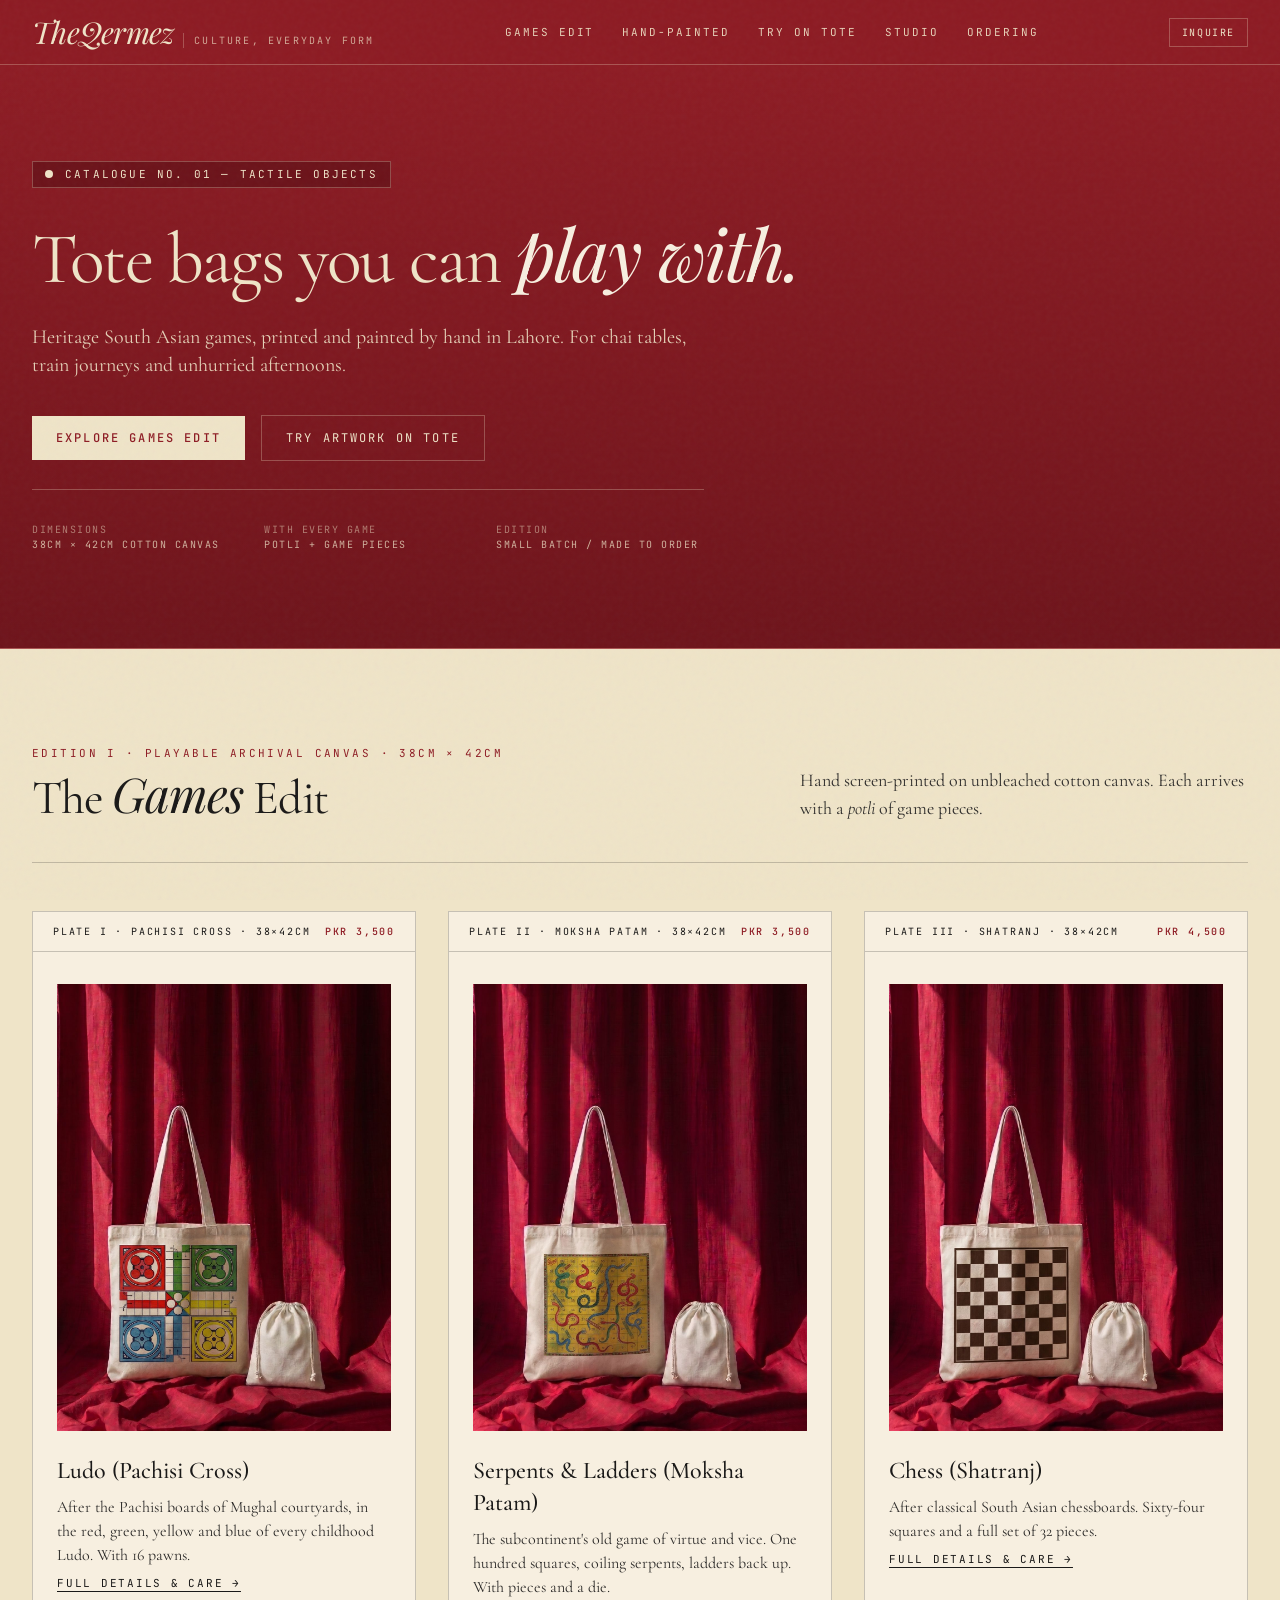
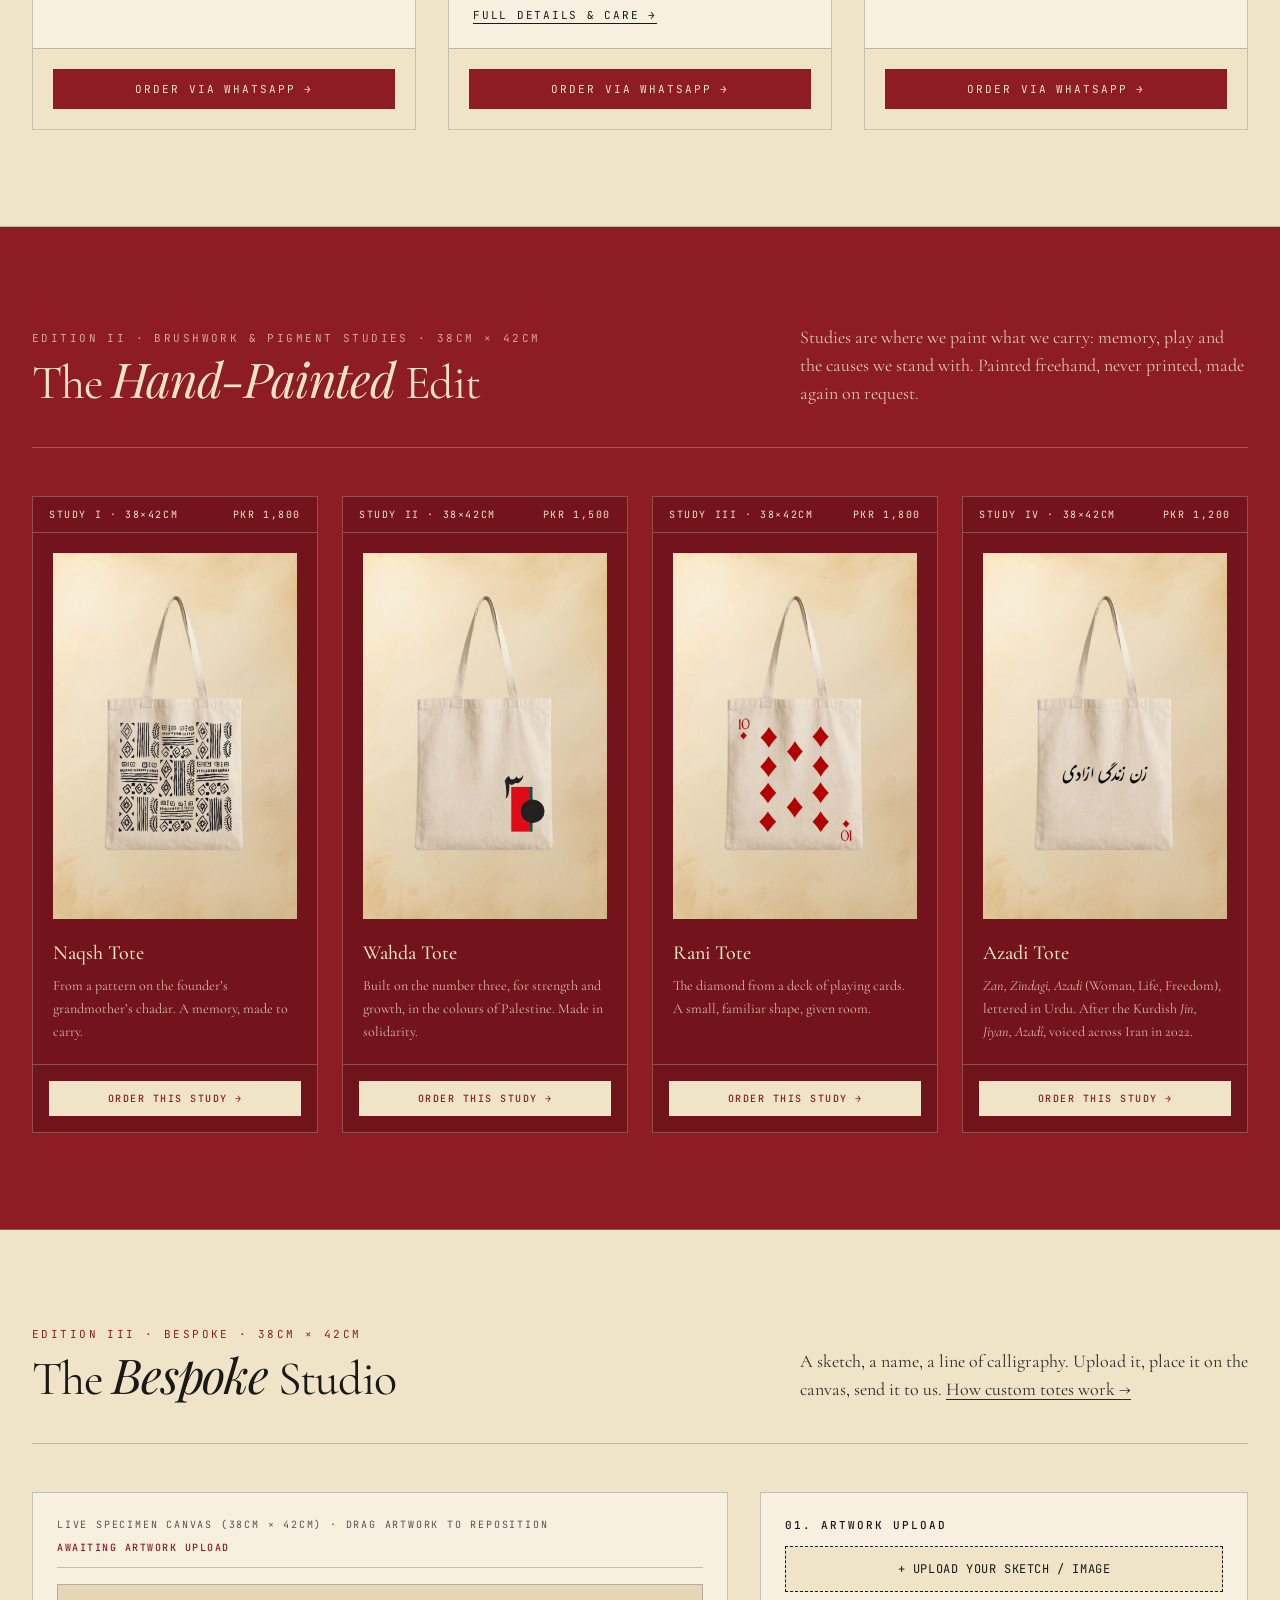
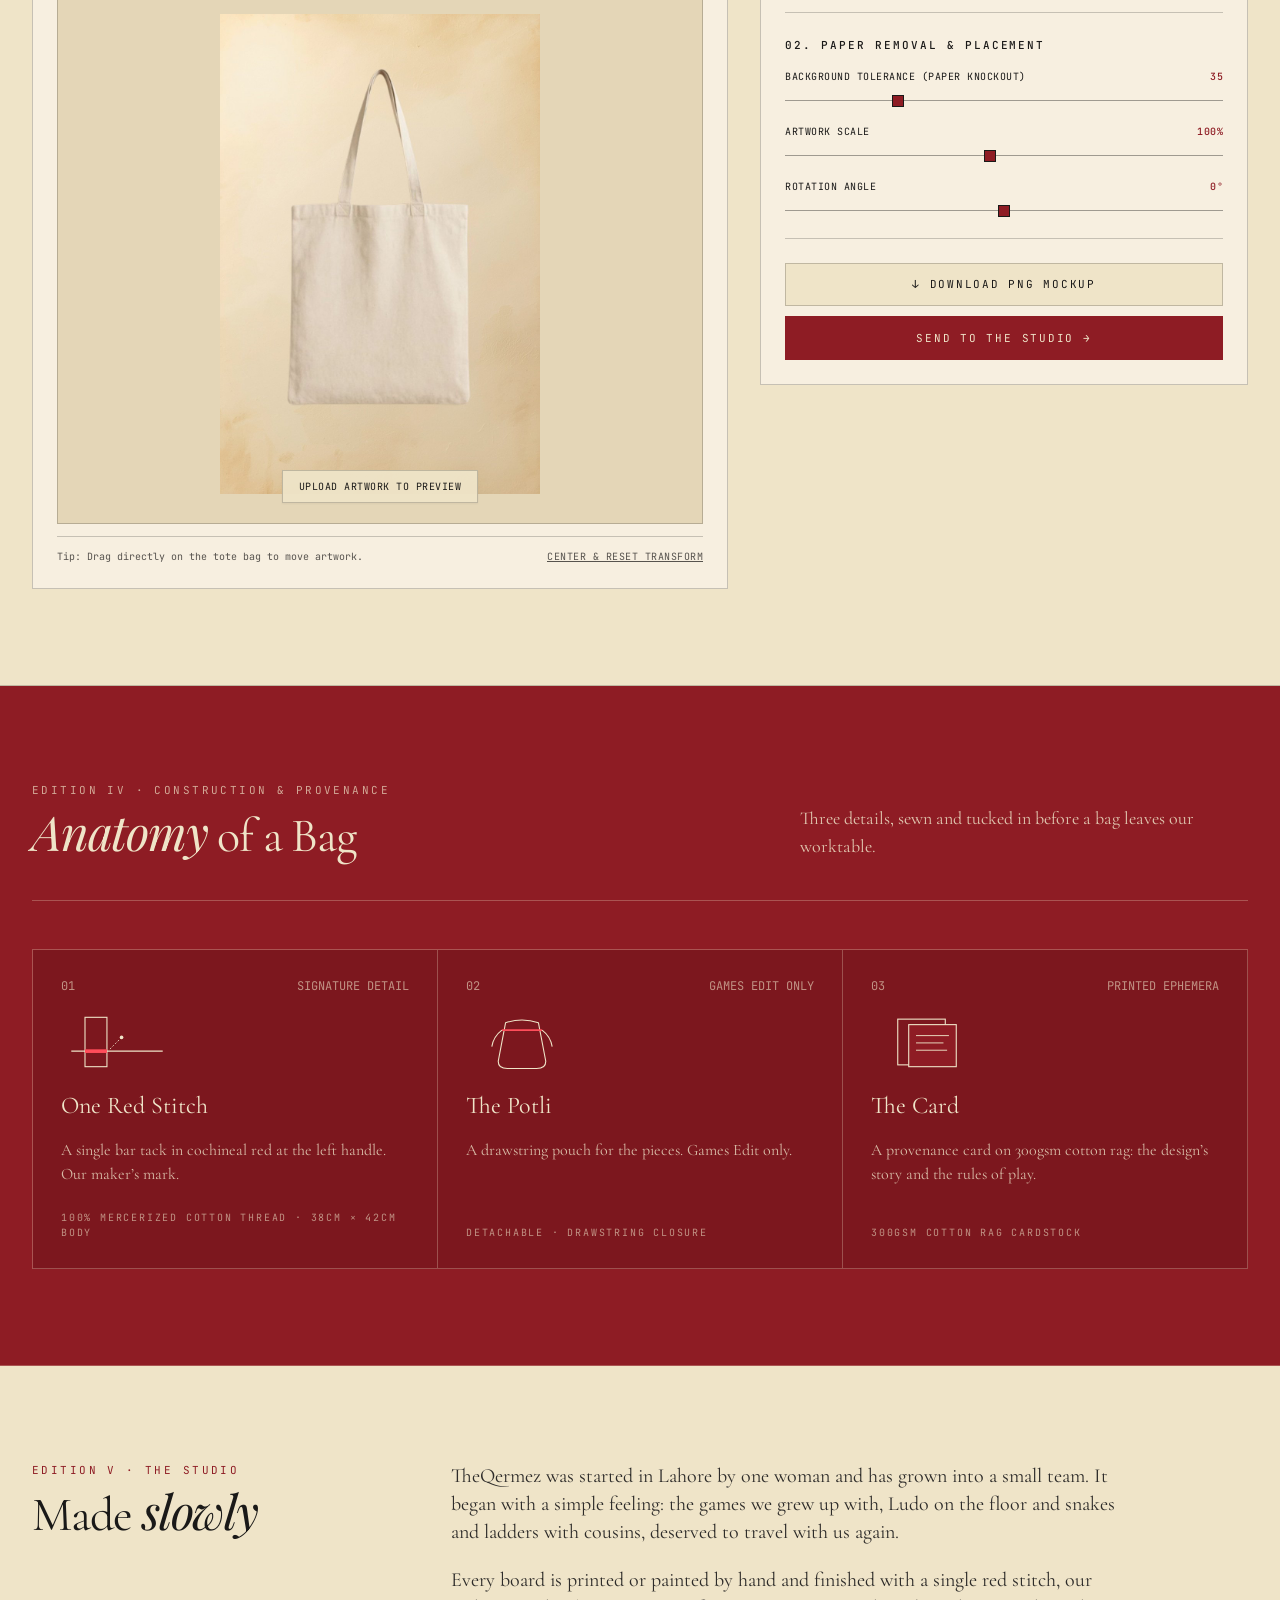
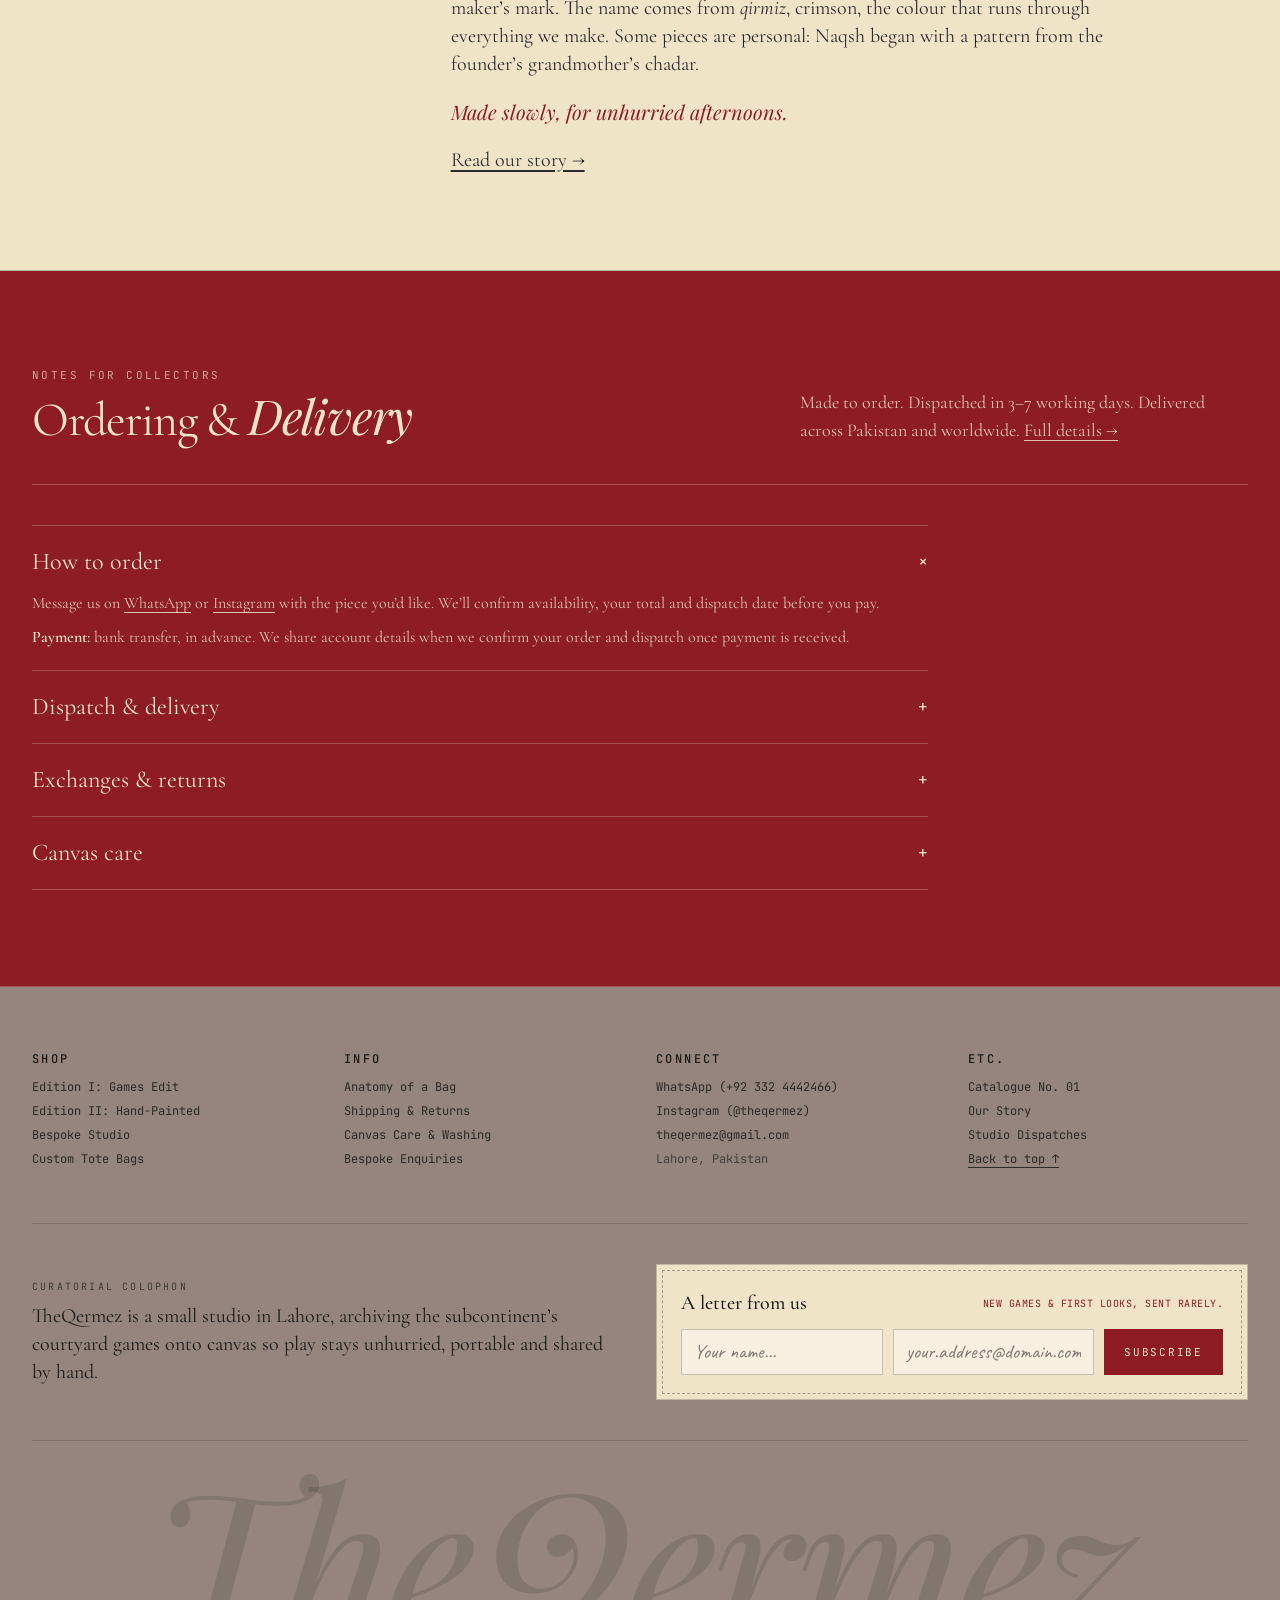
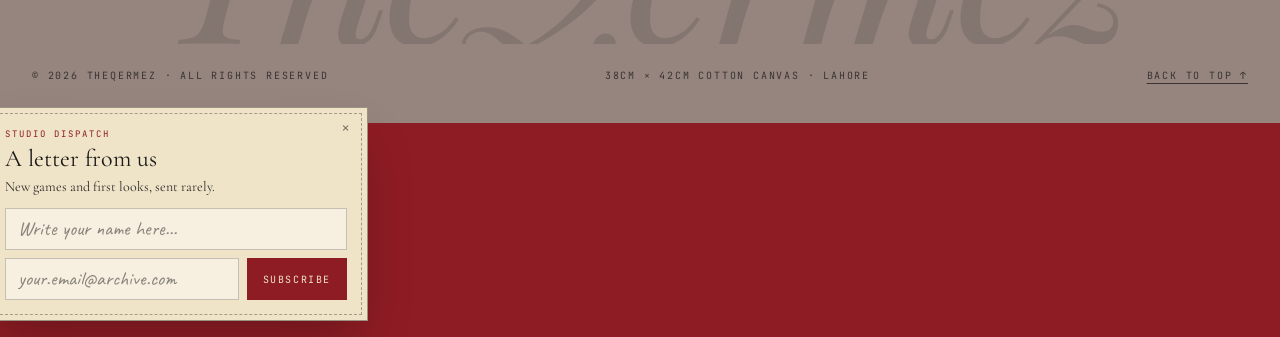
<file: index.html>
<!DOCTYPE html>
<html lang="en" class="scroll-smooth">
<head>
  <meta charset="UTF-8" />
  <meta name="viewport" content="width=device-width, initial-scale=1.0" />
  <title>Ludo, Chess &amp; Hand-Painted Tote Bags from Lahore | TheQermez</title>
  <meta name="description" content="Tote bags you can play with: Ludo, Snakes &amp; Ladders (Moksha Patam) and Chess (Shatranj) totes with game pieces, plus hand-painted canvas totes. Made to order in Lahore, shipped across Pakistan and worldwide." />
  <link rel="canonical" href="https://www.theqermez.com/" />
  <script type="application/ld+json">
{
  "@context": "https://schema.org",
  "@graph": [
    {
      "@type": "Organization",
      "@id": "https://www.theqermez.com/#org",
      "name": "TheQermez",
      "url": "https://www.theqermez.com/",
      "logo": "https://www.theqermez.com/icon-192.png",
      "email": "theqermez@gmail.com",
      "telephone": "+92-332-4442466",
      "address": {
        "@type": "PostalAddress",
        "addressLocality": "Lahore",
        "addressCountry": "PK"
      },
      "sameAs": [
        "https://www.instagram.com/theqermez/"
      ]
    },
    {
      "@type": "WebSite",
      "name": "TheQermez",
      "url": "https://www.theqermez.com/"
    },
    {
      "@type": "ItemList",
      "name": "TheQermez tote bags",
      "itemListElement": [
        {
          "@type": "ListItem",
          "position": 1,
          "item": {
            "@type": "Product",
            "name": "Ludo (Pachisi Cross) Tote Bag",
            "image": "https://www.theqermez.com/painted-5.jpg",
            "description": "Cotton canvas tote printed with a playable Ludo (Pachisi) board in red, green, yellow and blue, with a drawstring pouch of 16 pawns. 38×42 cm.",
            "brand": {
              "@type": "Brand",
              "name": "TheQermez"
            },
            "offers": {
              "@type": "Offer",
              "price": "3500",
              "priceCurrency": "PKR",
              "availability": "https://schema.org/MadeToOrder",
              "url": "https://www.theqermez.com/ludo-tote-bag",
              "seller": {
                "@id": "https://www.theqermez.com/#org"
              }
            }
          }
        },
        {
          "@type": "ListItem",
          "position": 2,
          "item": {
            "@type": "Product",
            "name": "Serpents & Ladders (Moksha Patam) Tote Bag",
            "image": "https://www.theqermez.com/painted-6.jpg",
            "description": "Cotton canvas tote printed with a playable Snakes and Ladders (Moksha Patam) board, with a drawstring pouch of game pieces. 38×42 cm.",
            "brand": {
              "@type": "Brand",
              "name": "TheQermez"
            },
            "offers": {
              "@type": "Offer",
              "price": "3500",
              "priceCurrency": "PKR",
              "availability": "https://schema.org/MadeToOrder",
              "url": "https://www.theqermez.com/snakes-and-ladders-tote-bag",
              "seller": {
                "@id": "https://www.theqermez.com/#org"
              }
            }
          }
        },
        {
          "@type": "ListItem",
          "position": 3,
          "item": {
            "@type": "Product",
            "name": "Chess (Shatranj) Tote Bag",
            "image": "https://www.theqermez.com/painted-7.jpg",
            "description": "Cotton canvas tote printed with a playable chessboard, with a drawstring pouch of chess pieces. 38×42 cm.",
            "brand": {
              "@type": "Brand",
              "name": "TheQermez"
            },
            "offers": {
              "@type": "Offer",
              "price": "4500",
              "priceCurrency": "PKR",
              "availability": "https://schema.org/MadeToOrder",
              "url": "https://www.theqermez.com/chess-tote-bag",
              "seller": {
                "@id": "https://www.theqermez.com/#org"
              }
            }
          }
        },
        {
          "@type": "ListItem",
          "position": 4,
          "item": {
            "@type": "Product",
            "name": "Naqsh Tote — Hand-Painted",
            "image": "https://www.theqermez.com/painted-1.jpg",
            "description": "Hand-painted cotton canvas tote with a black geometric pattern taken from a grandmother's chadar. 38×42 cm.",
            "brand": {
              "@type": "Brand",
              "name": "TheQermez"
            },
            "offers": {
              "@type": "Offer",
              "price": "1800",
              "priceCurrency": "PKR",
              "availability": "https://schema.org/MadeToOrder",
              "url": "https://www.theqermez.com/hand-painted-tote-bags#naqsh",
              "seller": {
                "@id": "https://www.theqermez.com/#org"
              }
            }
          }
        },
        {
          "@type": "ListItem",
          "position": 5,
          "item": {
            "@type": "Product",
            "name": "Wahda Tote — Hand-Painted",
            "image": "https://www.theqermez.com/painted-2.jpg",
            "description": "Hand-painted cotton canvas tote built on the Urdu numeral three, in red, black, white and green. 38×42 cm.",
            "brand": {
              "@type": "Brand",
              "name": "TheQermez"
            },
            "offers": {
              "@type": "Offer",
              "price": "1500",
              "priceCurrency": "PKR",
              "availability": "https://schema.org/MadeToOrder",
              "url": "https://www.theqermez.com/hand-painted-tote-bags#wahda",
              "seller": {
                "@id": "https://www.theqermez.com/#org"
              }
            }
          }
        },
        {
          "@type": "ListItem",
          "position": 6,
          "item": {
            "@type": "Product",
            "name": "Rani Tote — Hand-Painted",
            "image": "https://www.theqermez.com/painted-3.jpg",
            "description": "Hand-painted cotton canvas tote showing the ten of diamonds playing card in red. 38×42 cm.",
            "brand": {
              "@type": "Brand",
              "name": "TheQermez"
            },
            "offers": {
              "@type": "Offer",
              "price": "1800",
              "priceCurrency": "PKR",
              "availability": "https://schema.org/MadeToOrder",
              "url": "https://www.theqermez.com/hand-painted-tote-bags#rani",
              "seller": {
                "@id": "https://www.theqermez.com/#org"
              }
            }
          }
        },
        {
          "@type": "ListItem",
          "position": 7,
          "item": {
            "@type": "Product",
            "name": "Azadi Tote — Hand-Painted",
            "image": "https://www.theqermez.com/painted-4.jpg",
            "description": "Hand-painted cotton canvas tote lettered in Urdu with Zan, Zindagi, Azadi (Woman, Life, Freedom). 38×42 cm.",
            "brand": {
              "@type": "Brand",
              "name": "TheQermez"
            },
            "offers": {
              "@type": "Offer",
              "price": "1200",
              "priceCurrency": "PKR",
              "availability": "https://schema.org/MadeToOrder",
              "url": "https://www.theqermez.com/hand-painted-tote-bags#azadi",
              "seller": {
                "@id": "https://www.theqermez.com/#org"
              }
            }
          }
        }
      ]
    }
  ]
}
  </script>
  <meta name="google-site-verification" content="V8kLQTxpMmYa_LuUnxjW4jdcOX5_NNnE9YVPYRJNssM" />
  <meta name="theme-color" content="#8E1C24" />
  <link rel="icon" href="/favicon.ico" sizes="any" />
  <link rel="icon" type="image/png" sizes="192x192" href="/icon-192.png" />
  <link rel="apple-touch-icon" href="/apple-touch-icon.png" />
  <meta property="og:type" content="website" />
  <meta property="og:site_name" content="TheQermez" />
  <meta property="og:url" content="https://www.theqermez.com/" />
  <meta property="og:title" content="TheQermez — Tote bags you can play with" />
  <meta property="og:description" content="Heritage South Asian games, printed and painted by hand in Lahore. Each Games tote comes with a potli of game pieces." />
  <meta property="og:image" content="https://www.theqermez.com/painted-5.jpg" />
  <meta name="twitter:card" content="summary_large_image" />
  <meta name="twitter:title" content="TheQermez — Tote bags you can play with" />
  <meta name="twitter:description" content="Heritage South Asian games, printed and painted by hand in Lahore." />
  <meta name="twitter:image" content="https://www.theqermez.com/painted-5.jpg" />

  <!-- Google Fonts: Cormorant Garamond, Playfair Display, Caveat, JetBrains Mono -->
  <link rel="preconnect" href="https://fonts.googleapis.com" />
  <link rel="preconnect" href="https://fonts.gstatic.com" crossorigin />
  <link href="https://fonts.googleapis.com/css2?family=Caveat:wght@500;600;700&family=Cormorant+Garamond:ital,wght@0,400;0,500;0,600;0,700;1,400;1,600&family=JetBrains+Mono:wght@400;500&family=Playfair+Display:ital,wght@0,400;0,600;1,400;1,600&display=swap" rel="stylesheet" />

  <!-- Tailwind CSS: pre-built for production (only the styles this page uses) -->
  <style>*,:after,:before{--tw-border-spacing-x:0;--tw-border-spacing-y:0;--tw-translate-x:0;--tw-translate-y:0;--tw-rotate:0;--tw-skew-x:0;--tw-skew-y:0;--tw-scale-x:1;--tw-scale-y:1;--tw-pan-x: ;--tw-pan-y: ;--tw-pinch-zoom: ;--tw-scroll-snap-strictness:proximity;--tw-gradient-from-position: ;--tw-gradient-via-position: ;--tw-gradient-to-position: ;--tw-ordinal: ;--tw-slashed-zero: ;--tw-numeric-figure: ;--tw-numeric-spacing: ;--tw-numeric-fraction: ;--tw-ring-inset: ;--tw-ring-offset-width:0px;--tw-ring-offset-color:#fff;--tw-ring-color:rgba(59,130,246,.5);--tw-ring-offset-shadow:0 0 #0000;--tw-ring-shadow:0 0 #0000;--tw-shadow:0 0 #0000;--tw-shadow-colored:0 0 #0000;--tw-blur: ;--tw-brightness: ;--tw-contrast: ;--tw-grayscale: ;--tw-hue-rotate: ;--tw-invert: ;--tw-saturate: ;--tw-sepia: ;--tw-drop-shadow: ;--tw-backdrop-blur: ;--tw-backdrop-brightness: ;--tw-backdrop-contrast: ;--tw-backdrop-grayscale: ;--tw-backdrop-hue-rotate: ;--tw-backdrop-invert: ;--tw-backdrop-opacity: ;--tw-backdrop-saturate: ;--tw-backdrop-sepia: ;--tw-contain-size: ;--tw-contain-layout: ;--tw-contain-paint: ;--tw-contain-style: }::backdrop{--tw-border-spacing-x:0;--tw-border-spacing-y:0;--tw-translate-x:0;--tw-translate-y:0;--tw-rotate:0;--tw-skew-x:0;--tw-skew-y:0;--tw-scale-x:1;--tw-scale-y:1;--tw-pan-x: ;--tw-pan-y: ;--tw-pinch-zoom: ;--tw-scroll-snap-strictness:proximity;--tw-gradient-from-position: ;--tw-gradient-via-position: ;--tw-gradient-to-position: ;--tw-ordinal: ;--tw-slashed-zero: ;--tw-numeric-figure: ;--tw-numeric-spacing: ;--tw-numeric-fraction: ;--tw-ring-inset: ;--tw-ring-offset-width:0px;--tw-ring-offset-color:#fff;--tw-ring-color:rgba(59,130,246,.5);--tw-ring-offset-shadow:0 0 #0000;--tw-ring-shadow:0 0 #0000;--tw-shadow:0 0 #0000;--tw-shadow-colored:0 0 #0000;--tw-blur: ;--tw-brightness: ;--tw-contrast: ;--tw-grayscale: ;--tw-hue-rotate: ;--tw-invert: ;--tw-saturate: ;--tw-sepia: ;--tw-drop-shadow: ;--tw-backdrop-blur: ;--tw-backdrop-brightness: ;--tw-backdrop-contrast: ;--tw-backdrop-grayscale: ;--tw-backdrop-hue-rotate: ;--tw-backdrop-invert: ;--tw-backdrop-opacity: ;--tw-backdrop-saturate: ;--tw-backdrop-sepia: ;--tw-contain-size: ;--tw-contain-layout: ;--tw-contain-paint: ;--tw-contain-style: }/*! tailwindcss v3.4.19 | MIT License | https://tailwindcss.com*/*,:after,:before{box-sizing:border-box;border:0 solid #e5e7eb}:after,:before{--tw-content:""}:host,html{line-height:1.5;-webkit-text-size-adjust:100%;-moz-tab-size:4;-o-tab-size:4;tab-size:4;font-family:ui-sans-serif,system-ui,sans-serif,Apple Color Emoji,Segoe UI Emoji,Segoe UI Symbol,Noto Color Emoji;font-feature-settings:normal;font-variation-settings:normal;-webkit-tap-highlight-color:transparent}body{margin:0;line-height:inherit}hr{height:0;color:inherit;border-top-width:1px}abbr:where([title]){-webkit-text-decoration:underline dotted;text-decoration:underline dotted}h1,h2,h3,h4,h5,h6{font-size:inherit;font-weight:inherit}a{color:inherit;text-decoration:inherit}b,strong{font-weight:bolder}code,kbd,pre,samp{font-family:JetBrains Mono,monospace;font-feature-settings:normal;font-variation-settings:normal;font-size:1em}small{font-size:80%}sub,sup{font-size:75%;line-height:0;position:relative;vertical-align:baseline}sub{bottom:-.25em}sup{top:-.5em}table{text-indent:0;border-color:inherit;border-collapse:collapse}button,input,optgroup,select,textarea{font-family:inherit;font-feature-settings:inherit;font-variation-settings:inherit;font-size:100%;font-weight:inherit;line-height:inherit;letter-spacing:inherit;color:inherit;margin:0;padding:0}button,select{text-transform:none}button,input:where([type=button]),input:where([type=reset]),input:where([type=submit]){-webkit-appearance:button;background-color:transparent;background-image:none}:-moz-focusring{outline:auto}:-moz-ui-invalid{box-shadow:none}progress{vertical-align:baseline}::-webkit-inner-spin-button,::-webkit-outer-spin-button{height:auto}[type=search]{-webkit-appearance:textfield;outline-offset:-2px}::-webkit-search-decoration{-webkit-appearance:none}::-webkit-file-upload-button{-webkit-appearance:button;font:inherit}summary{display:list-item}blockquote,dd,dl,figure,h1,h2,h3,h4,h5,h6,hr,p,pre{margin:0}fieldset{margin:0}fieldset,legend{padding:0}menu,ol,ul{list-style:none;margin:0;padding:0}dialog{padding:0}textarea{resize:vertical}input::-moz-placeholder,textarea::-moz-placeholder{opacity:1;color:#9ca3af}input::placeholder,textarea::placeholder{opacity:1;color:#9ca3af}[role=button],button{cursor:pointer}:disabled{cursor:default}audio,canvas,embed,iframe,img,object,svg,video{display:block;vertical-align:middle}img,video{max-width:100%;height:auto}[hidden]:where(:not([hidden=until-found])){display:none}.container{width:100%}@media (min-width:640px){.container{max-width:640px}}@media (min-width:768px){.container{max-width:768px}}@media (min-width:1024px){.container{max-width:1024px}}@media (min-width:1280px){.container{max-width:1280px}}@media (min-width:1536px){.container{max-width:1536px}}.pointer-events-none{pointer-events:none}.fixed{position:fixed}.absolute{position:absolute}.relative{position:relative}.sticky{position:sticky}.bottom-4{bottom:1rem}.bottom-5{bottom:1.25rem}.left-1\/2{left:50%}.right-3{right:.75rem}.right-4{right:1rem}.top-0{top:0}.top-2\.5{top:.625rem}.top-20{top:5rem}.z-10{z-index:10}.z-40{z-index:40}.z-50{z-index:50}.mx-auto{margin-left:auto;margin-right:auto}.mb-10{margin-bottom:2.5rem}.mb-12{margin-bottom:3rem}.mb-2{margin-bottom:.5rem}.mb-3{margin-bottom:.75rem}.mb-4{margin-bottom:1rem}.mt-2{margin-top:.5rem}.mt-3{margin-top:.75rem}.block{display:block}.flex{display:flex}.inline-flex{display:inline-flex}.grid{display:grid}.hidden{display:none}.h-16{height:4rem}.h-2{height:.5rem}.h-4{height:1rem}.h-\[540px\]{height:540px}.h-auto{height:auto}.h-full{height:100%}.max-h-\[480px\]{max-height:480px}.w-2{width:.5rem}.w-28{width:7rem}.w-4{width:1rem}.w-\[calc\(100\%-2rem\)\]{width:calc(100% - 2rem)}.w-auto{width:auto}.w-full{width:100%}.min-w-0{min-width:0}.max-w-2xl{max-width:42rem}.max-w-4xl{max-width:56rem}.max-w-7xl{max-width:80rem}.max-w-\[260px\]{max-width:260px}.max-w-md{max-width:28rem}.max-w-sm{max-width:24rem}.max-w-xl{max-width:36rem}.flex-1{flex:1 1 0%}.shrink-0{flex-shrink:0}.-translate-x-1\/2{--tw-translate-x:-50%}.-translate-x-1\/2,.transform{transform:translate(var(--tw-translate-x),var(--tw-translate-y)) rotate(var(--tw-rotate)) skewX(var(--tw-skew-x)) skewY(var(--tw-skew-y)) scaleX(var(--tw-scale-x)) scaleY(var(--tw-scale-y))}@keyframes pulse{50%{opacity:.5}}.animate-pulse{animation:pulse 2s cubic-bezier(.4,0,.6,1) infinite}.cursor-grab{cursor:grab}.cursor-pointer{cursor:pointer}.touch-none{touch-action:none}.select-none{-webkit-user-select:none;-moz-user-select:none;user-select:none}.list-disc{list-style-type:disc}.grid-cols-1{grid-template-columns:repeat(1,minmax(0,1fr))}.grid-cols-2{grid-template-columns:repeat(2,minmax(0,1fr))}.flex-col{flex-direction:column}.flex-wrap{flex-wrap:wrap}.items-start{align-items:flex-start}.items-center{align-items:center}.items-baseline{align-items:baseline}.justify-center{justify-content:center}.justify-between{justify-content:space-between}.gap-10{gap:2.5rem}.gap-2{gap:.5rem}.gap-2\.5{gap:.625rem}.gap-3{gap:.75rem}.gap-4{gap:1rem}.gap-6{gap:1.5rem}.gap-7{gap:1.75rem}.gap-8{gap:2rem}.space-y-1>:not([hidden])~:not([hidden]){--tw-space-y-reverse:0;margin-top:calc(.25rem*(1 - var(--tw-space-y-reverse)));margin-bottom:calc(.25rem*var(--tw-space-y-reverse))}.space-y-1\.5>:not([hidden])~:not([hidden]){--tw-space-y-reverse:0;margin-top:calc(.375rem*(1 - var(--tw-space-y-reverse)));margin-bottom:calc(.375rem*var(--tw-space-y-reverse))}.space-y-2>:not([hidden])~:not([hidden]){--tw-space-y-reverse:0;margin-top:calc(.5rem*(1 - var(--tw-space-y-reverse)));margin-bottom:calc(.5rem*var(--tw-space-y-reverse))}.space-y-2\.5>:not([hidden])~:not([hidden]){--tw-space-y-reverse:0;margin-top:calc(.625rem*(1 - var(--tw-space-y-reverse)));margin-bottom:calc(.625rem*var(--tw-space-y-reverse))}.space-y-3>:not([hidden])~:not([hidden]){--tw-space-y-reverse:0;margin-top:calc(.75rem*(1 - var(--tw-space-y-reverse)));margin-bottom:calc(.75rem*var(--tw-space-y-reverse))}.space-y-4>:not([hidden])~:not([hidden]){--tw-space-y-reverse:0;margin-top:calc(1rem*(1 - var(--tw-space-y-reverse)));margin-bottom:calc(1rem*var(--tw-space-y-reverse))}.space-y-5>:not([hidden])~:not([hidden]){--tw-space-y-reverse:0;margin-top:calc(1.25rem*(1 - var(--tw-space-y-reverse)));margin-bottom:calc(1.25rem*var(--tw-space-y-reverse))}.space-y-6>:not([hidden])~:not([hidden]){--tw-space-y-reverse:0;margin-top:calc(1.5rem*(1 - var(--tw-space-y-reverse)));margin-bottom:calc(1.5rem*var(--tw-space-y-reverse))}.space-y-7>:not([hidden])~:not([hidden]){--tw-space-y-reverse:0;margin-top:calc(1.75rem*(1 - var(--tw-space-y-reverse)));margin-bottom:calc(1.75rem*var(--tw-space-y-reverse))}.divide-y>:not([hidden])~:not([hidden]){--tw-divide-y-reverse:0;border-top-width:calc(1px*(1 - var(--tw-divide-y-reverse)));border-bottom-width:calc(1px*var(--tw-divide-y-reverse))}.divide-parchment\/25>:not([hidden])~:not([hidden]){border-color:hsla(43,55%,86%,.25)}.overflow-hidden{overflow:hidden}.scroll-smooth{scroll-behavior:smooth}.whitespace-nowrap{white-space:nowrap}.rounded-full{border-radius:9999px}.border{border-width:1px}.border-y{border-top-width:1px}.border-b,.border-y{border-bottom-width:1px}.border-l{border-left-width:1px}.border-r{border-right-width:1px}.border-t{border-top-width:1px}.border-dashed{border-style:dashed}.border-charcoal{--tw-border-opacity:1;border-color:rgb(26 25 24/var(--tw-border-opacity,1))}.border-charcoal\/40{border-color:rgba(26,25,24,.4)}.bg-\[\#E4D6B7\]{--tw-bg-opacity:1;background-color:rgb(228 214 183/var(--tw-bg-opacity,1))}.bg-charcoal{--tw-bg-opacity:1;background-color:rgb(26 25 24/var(--tw-bg-opacity,1))}.bg-crimson{--tw-bg-opacity:1;background-color:rgb(142 28 36/var(--tw-bg-opacity,1))}.bg-crimson-dark{--tw-bg-opacity:1;background-color:rgb(110 20 27/var(--tw-bg-opacity,1))}.bg-crimson-dark\/60{background-color:rgba(110,20,27,.6)}.bg-crimson-deep\/30{background-color:rgba(83,13,19,.3)}.bg-crimson-deep\/45{background-color:rgba(83,13,19,.45)}.bg-crimson-deep\/50{background-color:rgba(83,13,19,.5)}.bg-crimson\/95{background-color:rgba(142,28,36,.95)}.bg-parchment{--tw-bg-opacity:1;background-color:rgb(239 228 200/var(--tw-bg-opacity,1))}.bg-parchment-light{--tw-bg-opacity:1;background-color:rgb(247 239 224/var(--tw-bg-opacity,1))}.bg-parchment\/95{background-color:hsla(43,55%,86%,.95)}.bg-taupe{--tw-bg-opacity:1;background-color:rgb(150 133 126/var(--tw-bg-opacity,1))}.bg-gradient-to-b{background-image:linear-gradient(to bottom,var(--tw-gradient-stops))}.from-crimson{--tw-gradient-from:#8e1c24 var(--tw-gradient-from-position);--tw-gradient-to:rgba(142,28,36,0) var(--tw-gradient-to-position);--tw-gradient-stops:var(--tw-gradient-from),var(--tw-gradient-to)}.to-crimson-dark{--tw-gradient-to:#6e141b var(--tw-gradient-to-position)}.object-contain{-o-object-fit:contain;object-fit:contain}.object-cover{-o-object-fit:cover;object-fit:cover}.p-2{padding:.5rem}.p-4{padding:1rem}.p-5{padding:1.25rem}.p-6{padding:1.5rem}.p-7{padding:1.75rem}.px-1\.5{padding-left:.375rem;padding-right:.375rem}.px-3{padding-left:.75rem;padding-right:.75rem}.px-4{padding-left:1rem;padding-right:1rem}.px-5{padding-left:1.25rem;padding-right:1.25rem}.px-6{padding-left:1.5rem;padding-right:1.5rem}.py-0\.5{padding-top:.125rem;padding-bottom:.125rem}.py-1{padding-top:.25rem;padding-bottom:.25rem}.py-1\.5{padding-top:.375rem;padding-bottom:.375rem}.py-10{padding-top:2.5rem;padding-bottom:2.5rem}.py-16{padding-top:4rem;padding-bottom:4rem}.py-2{padding-top:.5rem;padding-bottom:.5rem}.py-2\.5{padding-top:.625rem;padding-bottom:.625rem}.py-3{padding-top:.75rem;padding-bottom:.75rem}.py-3\.5{padding-top:.875rem;padding-bottom:.875rem}.py-4{padding-top:1rem;padding-bottom:1rem}.py-5{padding-top:1.25rem;padding-bottom:1.25rem}.pb-10{padding-bottom:2.5rem}.pb-14{padding-bottom:3.5rem}.pb-3{padding-bottom:.75rem}.pb-5{padding-bottom:1.25rem}.pb-6{padding-bottom:1.5rem}.pl-2\.5{padding-left:.625rem}.pl-5{padding-left:1.25rem}.pr-5{padding-right:1.25rem}.pt-1{padding-top:.25rem}.pt-16{padding-top:4rem}.pt-2{padding-top:.5rem}.pt-3{padding-top:.75rem}.pt-6{padding-top:1.5rem}.pt-8{padding-top:2rem}.text-center{text-align:center}.font-display{font-family:Playfair Display,Georgia,serif}.font-mono{font-family:JetBrains Mono,monospace}.font-script{font-family:Caveat,cursive}.font-serif{font-family:Cormorant Garamond,Georgia,serif}.text-2xl{font-size:1.5rem;line-height:2rem}.text-4xl{font-size:2.25rem;line-height:2.5rem}.text-5xl{font-size:3rem;line-height:1}.text-\[10px\]{font-size:10px}.text-\[11px\]{font-size:11px}.text-\[17vw\]{font-size:17vw}.text-\[9px\]{font-size:9px}.text-base{font-size:1rem;line-height:1.5rem}.text-lg{font-size:1.125rem;line-height:1.75rem}.text-sm{font-size:.875rem;line-height:1.25rem}.text-xl{font-size:1.25rem;line-height:1.75rem}.text-xs{font-size:.75rem;line-height:1rem}.font-medium{font-weight:500}.font-normal{font-weight:400}.font-semibold{font-weight:600}.uppercase{text-transform:uppercase}.italic{font-style:italic}.leading-\[0\.82\]{line-height:.82}.leading-\[0\.98\]{line-height:.98}.leading-none{line-height:1}.leading-relaxed{line-height:1.625}.leading-snug{line-height:1.375}.tracking-\[0\.14em\]{letter-spacing:.14em}.tracking-\[0\.15em\]{letter-spacing:.15em}.tracking-\[0\.16em\]{letter-spacing:.16em}.tracking-\[0\.18em\]{letter-spacing:.18em}.tracking-\[0\.22em\]{letter-spacing:.22em}.tracking-\[0\.2em\]{letter-spacing:.2em}.tracking-tight{letter-spacing:-.025em}.tracking-wide{letter-spacing:.025em}.tracking-wider{letter-spacing:.05em}.text-charcoal{--tw-text-opacity:1;color:rgb(26 25 24/var(--tw-text-opacity,1))}.text-charcoal-muted{--tw-text-opacity:1;color:rgb(87 83 78/var(--tw-text-opacity,1))}.text-charcoal-soft{--tw-text-opacity:1;color:rgb(46 44 42/var(--tw-text-opacity,1))}.text-charcoal\/15{color:rgba(26,25,24,.15)}.text-charcoal\/60{color:rgba(26,25,24,.6)}.text-charcoal\/65{color:rgba(26,25,24,.65)}.text-charcoal\/70{color:rgba(26,25,24,.7)}.text-charcoal\/75{color:rgba(26,25,24,.75)}.text-charcoal\/85{color:rgba(26,25,24,.85)}.text-crimson{--tw-text-opacity:1;color:rgb(142 28 36/var(--tw-text-opacity,1))}.text-parchment{--tw-text-opacity:1;color:rgb(239 228 200/var(--tw-text-opacity,1))}.text-parchment-light{--tw-text-opacity:1;color:rgb(247 239 224/var(--tw-text-opacity,1))}.text-parchment\/50{color:hsla(43,55%,86%,.5)}.text-parchment\/60{color:hsla(43,55%,86%,.6)}.text-parchment\/70{color:hsla(43,55%,86%,.7)}.text-parchment\/75{color:hsla(43,55%,86%,.75)}.text-parchment\/80{color:hsla(43,55%,86%,.8)}.text-parchment\/85{color:hsla(43,55%,86%,.85)}.text-parchment\/90{color:hsla(43,55%,86%,.9)}.underline{text-decoration-line:underline}.underline-offset-4{text-underline-offset:4px}.shadow-2xl{--tw-shadow:0 25px 50px -12px rgba(0,0,0,.25);--tw-shadow-colored:0 25px 50px -12px var(--tw-shadow-color)}.shadow-2xl,.shadow-sm{box-shadow:var(--tw-ring-offset-shadow,0 0 #0000),var(--tw-ring-shadow,0 0 #0000),var(--tw-shadow)}.shadow-sm{--tw-shadow:0 1px 2px 0 rgba(0,0,0,.05);--tw-shadow-colored:0 1px 2px 0 var(--tw-shadow-color)}.shadow-xl{--tw-shadow:0 20px 25px -5px rgba(0,0,0,.1),0 8px 10px -6px rgba(0,0,0,.1);--tw-shadow-colored:0 20px 25px -5px var(--tw-shadow-color),0 8px 10px -6px var(--tw-shadow-color);box-shadow:var(--tw-ring-offset-shadow,0 0 #0000),var(--tw-ring-shadow,0 0 #0000),var(--tw-shadow)}.backdrop-blur-md{--tw-backdrop-blur:blur(12px);-webkit-backdrop-filter:var(--tw-backdrop-blur) var(--tw-backdrop-brightness) var(--tw-backdrop-contrast) var(--tw-backdrop-grayscale) var(--tw-backdrop-hue-rotate) var(--tw-backdrop-invert) var(--tw-backdrop-opacity) var(--tw-backdrop-saturate) var(--tw-backdrop-sepia);backdrop-filter:var(--tw-backdrop-blur) var(--tw-backdrop-brightness) var(--tw-backdrop-contrast) var(--tw-backdrop-grayscale) var(--tw-backdrop-hue-rotate) var(--tw-backdrop-invert) var(--tw-backdrop-opacity) var(--tw-backdrop-saturate) var(--tw-backdrop-sepia)}.transition{transition-property:color,background-color,border-color,text-decoration-color,fill,stroke,opacity,box-shadow,transform,filter,-webkit-backdrop-filter;transition-property:color,background-color,border-color,text-decoration-color,fill,stroke,opacity,box-shadow,transform,filter,backdrop-filter;transition-property:color,background-color,border-color,text-decoration-color,fill,stroke,opacity,box-shadow,transform,filter,backdrop-filter,-webkit-backdrop-filter;transition-timing-function:cubic-bezier(.4,0,.2,1);transition-duration:.15s}.transition-all{transition-property:all;transition-timing-function:cubic-bezier(.4,0,.2,1);transition-duration:.15s}.duration-300{transition-duration:.3s}.selection\:bg-parchment ::-moz-selection{--tw-bg-opacity:1;background-color:rgb(239 228 200/var(--tw-bg-opacity,1))}.selection\:bg-parchment ::selection{--tw-bg-opacity:1;background-color:rgb(239 228 200/var(--tw-bg-opacity,1))}.selection\:text-crimson ::-moz-selection{--tw-text-opacity:1;color:rgb(142 28 36/var(--tw-text-opacity,1))}.selection\:text-crimson ::selection{--tw-text-opacity:1;color:rgb(142 28 36/var(--tw-text-opacity,1))}.selection\:bg-parchment::-moz-selection{--tw-bg-opacity:1;background-color:rgb(239 228 200/var(--tw-bg-opacity,1))}.selection\:bg-parchment::selection{--tw-bg-opacity:1;background-color:rgb(239 228 200/var(--tw-bg-opacity,1))}.selection\:text-crimson::-moz-selection{--tw-text-opacity:1;color:rgb(142 28 36/var(--tw-text-opacity,1))}.selection\:text-crimson::selection{--tw-text-opacity:1;color:rgb(142 28 36/var(--tw-text-opacity,1))}.placeholder\:text-charcoal\/50::-moz-placeholder{color:rgba(26,25,24,.5)}.placeholder\:text-charcoal\/50::placeholder{color:rgba(26,25,24,.5)}.placeholder\:text-charcoal\/55::-moz-placeholder{color:rgba(26,25,24,.55)}.placeholder\:text-charcoal\/55::placeholder{color:rgba(26,25,24,.55)}.hover\:border-crimson:hover{--tw-border-opacity:1;border-color:rgb(142 28 36/var(--tw-border-opacity,1))}.hover\:bg-charcoal:hover{--tw-bg-opacity:1;background-color:rgb(26 25 24/var(--tw-bg-opacity,1))}.hover\:bg-crimson:hover{--tw-bg-opacity:1;background-color:rgb(142 28 36/var(--tw-bg-opacity,1))}.hover\:bg-crimson-dark:hover{--tw-bg-opacity:1;background-color:rgb(110 20 27/var(--tw-bg-opacity,1))}.hover\:bg-parchment:hover{--tw-bg-opacity:1;background-color:rgb(239 228 200/var(--tw-bg-opacity,1))}.hover\:bg-parchment-light:hover{--tw-bg-opacity:1;background-color:rgb(247 239 224/var(--tw-bg-opacity,1))}.hover\:bg-parchment\/10:hover{background-color:hsla(43,55%,86%,.1)}.hover\:text-crimson:hover{--tw-text-opacity:1;color:rgb(142 28 36/var(--tw-text-opacity,1))}.hover\:text-parchment:hover{--tw-text-opacity:1;color:rgb(239 228 200/var(--tw-text-opacity,1))}.hover\:text-white:hover{--tw-text-opacity:1;color:rgb(255 255 255/var(--tw-text-opacity,1))}.hover\:underline:hover{text-decoration-line:underline}.focus\:border-crimson:focus{--tw-border-opacity:1;border-color:rgb(142 28 36/var(--tw-border-opacity,1))}.focus\:outline-none:focus{outline:2px solid transparent;outline-offset:2px}.active\:cursor-grabbing:active{cursor:grabbing}.group:hover .group-hover\:opacity-90{opacity:.9}@media (min-width:640px){.sm\:grid-cols-2{grid-template-columns:repeat(2,minmax(0,1fr))}.sm\:grid-cols-3{grid-template-columns:repeat(3,minmax(0,1fr))}.sm\:flex-row{flex-direction:row}.sm\:items-center{align-items:center}.sm\:p-6{padding:1.5rem}.sm\:px-8{padding-left:2rem;padding-right:2rem}.sm\:py-24{padding-top:6rem;padding-bottom:6rem}.sm\:text-3xl{font-size:1.875rem;line-height:2.25rem}.sm\:text-5xl{font-size:3rem;line-height:1}.sm\:text-6xl{font-size:3.75rem;line-height:1}.sm\:text-\[14vw\]{font-size:14vw}.sm\:text-base{font-size:1rem;line-height:1.5rem}.sm\:text-lg{font-size:1.125rem;line-height:1.75rem}.sm\:text-xl{font-size:1.25rem;line-height:1.75rem}}@media (min-width:768px){.md\:grid-cols-3{grid-template-columns:repeat(3,minmax(0,1fr))}.md\:grid-cols-4{grid-template-columns:repeat(4,minmax(0,1fr))}.md\:flex-row{flex-direction:row}.md\:items-end{align-items:flex-end}}@media (min-width:1024px){.lg\:col-span-4{grid-column:span 4/span 4}.lg\:col-span-5{grid-column:span 5/span 5}.lg\:col-span-6{grid-column:span 6/span 6}.lg\:col-span-7{grid-column:span 7/span 7}.lg\:col-span-8{grid-column:span 8/span 8}.lg\:flex{display:flex}.lg\:hidden{display:none}.lg\:grid-cols-12{grid-template-columns:repeat(12,minmax(0,1fr))}.lg\:grid-cols-3{grid-template-columns:repeat(3,minmax(0,1fr))}.lg\:grid-cols-4{grid-template-columns:repeat(4,minmax(0,1fr))}.lg\:py-24{padding-top:6rem;padding-bottom:6rem}.lg\:text-7xl{font-size:4.5rem;line-height:1}.lg\:text-\[13rem\]{font-size:13rem}}@media (min-width:1280px){.xl\:inline-block{display:inline-block}}</style>


  <style>
    :root {
      --crimson: #8E1C24;
      --crimson-dark: #6E141B;
      --parchment: #EFE4C8;
      --charcoal: #1A1918;
      --taupe: #96857E;
    }

    * {
      box-sizing: border-box;
    }

    body {
      background-color: var(--crimson);
      color: var(--parchment);
      font-family: 'Cormorant Garamond', Georgia, serif;
      overflow-x: hidden;
      -webkit-font-smoothing: antialiased;
    }

    .paper-grain::before {
      content: "";
      position: fixed;
      inset: 0;
      pointer-events: none;
      z-index: 9999;
      opacity: 0.035;
      background-image: url("data:image/svg+xml,%3Csvg viewBox='0 0 200 200' xmlns='http://www.w3.org/2000/svg'%3E%3Cfilter id='noiseFilter'%3E%3CfeTurbulence type='fractalNoise' baseFrequency='0.85' numOctaves='3' stitchTiles='stitch'/%3E%3C/filter%3E%3Crect width='100%25' height='100%25' filter='url(%23noiseFilter)'/%3E%3C/svg%3E");
    }

    .hairline-parchment {
      border-color: rgba(239, 228, 200, 0.28);
    }

    .hairline-charcoal {
      border-color: rgba(26, 25, 24, 0.22);
    }

    .stitched-box {
      position: relative;
    }
    .stitched-box::after {
      content: "";
      position: absolute;
      inset: 5px;
      border: 1px dashed rgba(26, 25, 24, 0.35);
      pointer-events: none;
    }

    input[type="range"] {
      -webkit-appearance: none;
      appearance: none;
      background: transparent;
      cursor: pointer;
    }
    input[type="range"]::-webkit-slider-runnable-track {
      height: 1px;
      background: rgba(26, 25, 24, 0.4);
    }
    input[type="range"]::-webkit-slider-thumb {
      -webkit-appearance: none;
      appearance: none;
      width: 12px;
      height: 12px;
      background: #8E1C24;
      border: 1px solid #1A1918;
      margin-top: -5.5px;
      transition: transform 0.15s ease;
    }
    input[type="range"]::-webkit-slider-thumb:hover {
      transform: scale(1.25);
    }

    .editorial-btn {
      transition: all 0.22s ease;
    }
    .editorial-btn:active {
      transform: translateY(1px);
    }

    details > summary { list-style: none; cursor: pointer; }
    details > summary::-webkit-details-marker { display: none; }
    details[open] .summary-mark { transform: rotate(45deg); }
    .summary-mark { transition: transform 0.2s ease; display: inline-block; }

    ::-webkit-scrollbar {
      width: 6px;
    }
    ::-webkit-scrollbar-track {
      background: #6E141B;
    }
    ::-webkit-scrollbar-thumb {
      background: #EFE4C8;
    }
  </style>
</head>
<body class="paper-grain selection:bg-parchment selection:text-crimson">

  <!-- ==================== 1. STICKY MINIMAL TOP HEADER ==================== -->
  <header id="top" class="sticky top-0 z-50 bg-crimson/95 backdrop-blur-md border-b hairline-parchment">
    <div class="max-w-7xl mx-auto px-4 sm:px-8 h-16 flex items-center justify-between">
      <a href="#top" class="flex items-baseline gap-2.5 group">
        <span class="font-display italic text-2xl sm:text-3xl tracking-tight text-parchment group-hover:opacity-90 transition">
          TheQermez
        </span>
        <span class="hidden xl:inline-block font-mono text-[10px] uppercase tracking-[0.22em] text-parchment/70 border-l hairline-parchment pl-2.5 whitespace-nowrap">
          Culture, Everyday Form
        </span>
      </a>

      <nav class="hidden lg:flex items-center gap-7 whitespace-nowrap font-mono text-[11px] uppercase tracking-[0.18em] text-parchment/90">
        <a href="#games-edit" class="hover:text-white hover:underline underline-offset-4 transition">Games Edit</a>
        <a href="#hand-painted" class="hover:text-white hover:underline underline-offset-4 transition">Hand-Painted</a>
        <a href="#bespoke-studio" class="hover:text-white hover:underline underline-offset-4 transition">Try on Tote</a>
        <a href="#maker" class="hover:text-white hover:underline underline-offset-4 transition">Studio</a>
        <a href="#ordering" class="hover:text-white hover:underline underline-offset-4 transition">Ordering</a>
      </nav>

      <div class="flex items-center gap-3">
        <a href="https://wa.me/923324442466?text=Assalam-o-Alaikum%20TheQermez!%20I%20would%20like%20to%20inquire%20about%20an%20archival%20tote."
           target="_blank" rel="noopener"
           class="font-mono text-[10px] uppercase tracking-[0.16em] px-3 py-1.5 border hairline-parchment text-parchment hover:bg-parchment hover:text-crimson transition">
          Inquire
        </a>
        <button id="mobileMenuBtn" aria-label="Toggle Menu" class="lg:hidden p-2 border hairline-parchment text-parchment">
          <svg class="w-4 h-4" fill="none" stroke="currentColor" viewBox="0 0 24 24">
            <path stroke-linecap="square" stroke-width="1.5" d="M4 7h16M4 12h16M4 17h16" />
          </svg>
        </button>
      </div>
    </div>

    <div id="mobileMenu" class="hidden lg:hidden bg-crimson-dark border-b hairline-parchment px-6 py-4 space-y-3 font-mono text-xs uppercase tracking-[0.18em]">
      <a href="#games-edit" class="block py-1 text-parchment/90 hover:text-white">01. Games Edit</a>
      <a href="#hand-painted" class="block py-1 text-parchment/90 hover:text-white">02. Hand-Painted</a>
      <a href="#bespoke-studio" class="block py-1 text-parchment/90 hover:text-white">03. Try on Tote</a>
      <a href="#anatomy" class="block py-1 text-parchment/90 hover:text-white">04. Anatomy</a>
      <a href="#maker" class="block py-1 text-parchment/90 hover:text-white">05. The Studio</a>
      <a href="#ordering" class="block py-1 text-parchment/90 hover:text-white">06. Ordering &amp; Delivery</a>
      <a href="https://www.instagram.com/theqermez/" target="_blank" rel="noopener" class="block py-1 text-parchment/90 hover:text-white">Instagram ↗</a>
    </div>
  </header>

  <!-- ==================== 2. HERO EXHIBITION SECTION (FULL-WIDTH MANIFESTO) ==================== -->
  <section class="relative border-b hairline-parchment bg-gradient-to-b from-crimson to-crimson-dark">
    <div class="max-w-7xl mx-auto px-4 sm:px-8 py-16 lg:py-24">
      <div class="max-w-4xl space-y-7">
        <div class="inline-flex items-center gap-3 border hairline-parchment px-3 py-1 bg-crimson-deep/50">
          <span class="w-2 h-2 rounded-full bg-parchment animate-pulse"></span>
          <span class="font-mono text-[11px] uppercase tracking-[0.2em] text-parchment">
            Catalogue No. 01 — Tactile Objects
          </span>
        </div>

        <h1 class="font-serif text-5xl sm:text-6xl lg:text-7xl font-normal leading-[0.98] tracking-tight text-parchment">
          Tote bags you can <span class="font-display italic font-normal text-parchment-light">play with.</span>
        </h1>

        <p class="text-lg sm:text-xl text-parchment/90 leading-relaxed max-w-2xl font-normal">
          Heritage South Asian games, printed and painted by hand in Lahore. For chai tables, train journeys and unhurried afternoons.
        </p>

        <div class="flex flex-wrap items-center gap-4 pt-2">
          <a href="#games-edit"
             class="editorial-btn px-6 py-3.5 bg-parchment text-crimson font-mono text-xs uppercase tracking-[0.18em] font-medium hover:bg-parchment-light">
            Explore Games Edit
          </a>
          <a href="#bespoke-studio"
             class="editorial-btn px-6 py-3.5 border hairline-parchment text-parchment font-mono text-xs uppercase tracking-[0.18em] hover:bg-parchment/10">
            Try Artwork on Tote
          </a>
        </div>

        <div class="grid grid-cols-1 sm:grid-cols-3 gap-6 pt-8 border-t hairline-parchment font-mono text-[10px] uppercase tracking-[0.15em] text-parchment/75 max-w-2xl">
          <div>
            <span class="block text-parchment/50">Dimensions</span>
            <span>38cm × 42cm Cotton Canvas</span>
          </div>
          <div>
            <span class="block text-parchment/50">With Every Game</span>
            <span>Potli + Game Pieces</span>
          </div>
          <div>
            <span class="block text-parchment/50">Edition</span>
            <span>Small Batch / Made to Order</span>
          </div>
        </div>
      </div>
    </div>
  </section>

  <!-- ==================== 3. EDITION I — THE GAMES EDIT ==================== -->
  <section id="games-edit" class="bg-parchment text-charcoal border-b hairline-charcoal py-16 sm:py-24">
    <div class="max-w-7xl mx-auto px-4 sm:px-8">

      <div class="flex flex-col md:flex-row md:items-end justify-between pb-10 mb-12 border-b hairline-charcoal gap-6">
        <div>
          <span class="font-mono text-[11px] uppercase tracking-[0.22em] text-crimson block mb-2">
            Edition I · Playable Archival Canvas · 38cm × 42cm
          </span>
          <h2 class="font-serif text-4xl sm:text-5xl font-normal tracking-tight text-charcoal">
            The <span class="font-display italic">Games</span> Edit
          </h2>
        </div>
        <p class="max-w-md text-base sm:text-lg text-charcoal-soft leading-relaxed">
          Hand screen-printed on unbleached cotton canvas. Each arrives with a <span class="italic">potli</span> of game pieces.
        </p>
      </div>

      <div class="grid grid-cols-1 lg:grid-cols-3 gap-8">

        <!-- PLATE I: LUDO -->
        <article class="border hairline-charcoal bg-parchment-light flex flex-col justify-between">
          <div>
            <div class="flex items-center justify-between px-5 py-3 border-b hairline-charcoal font-mono text-[10px] uppercase tracking-[0.18em]">
              <span>Plate I · Pachisi Cross · 38×42cm</span>
              <span class="text-crimson font-medium">PKR 3,500</span>
            </div>

            <div class="p-6 pt-8 flex justify-center items-center">
              <img src="painted-5.jpg" alt="Ludo (Pachisi) board tote bag in red, green, yellow and blue, with drawstring pouch of game pieces" class="w-full h-full object-cover" />
            </div>

            <div class="px-6 pb-6 space-y-2">
              <h3 class="font-serif text-2xl font-medium text-charcoal">
                <a href="/ludo-tote-bag" class="hover:text-crimson transition">Ludo (Pachisi Cross)</a>
              </h3>
              <p class="text-sm sm:text-base text-charcoal-soft leading-relaxed">
                After the Pachisi boards of Mughal courtyards, in the red, green, yellow and blue of every childhood Ludo. With 16 pawns.
              </p>
              <a href="/ludo-tote-bag" class="block mt-3 font-mono text-[11px] uppercase tracking-[0.16em] underline underline-offset-4 hover:text-crimson">Full details &amp; care →</a>
            </div>
          </div>

          <div class="p-5 border-t hairline-charcoal bg-parchment">
            <a href="https://wa.me/923324442466?text=Assalam-o-Alaikum%20TheQermez!%20I%20would%20like%20to%20order%20Plate%20I:%20Ludo%20(Pachisi%20Cross)%20Tote%20Bag%20(PKR%203,500)."
               target="_blank" rel="noopener"
               class="editorial-btn w-full py-3 px-4 bg-crimson text-parchment font-mono text-[11px] uppercase tracking-[0.18em] flex items-center justify-center gap-2 hover:bg-crimson-dark">
              <span>Order via WhatsApp</span>
              <span>→</span>
            </a>
          </div>
        </article>

        <!-- PLATE II: SERPENTS & LADDERS -->
        <article class="border hairline-charcoal bg-parchment-light flex flex-col justify-between">
          <div>
            <div class="flex items-center justify-between px-5 py-3 border-b hairline-charcoal font-mono text-[10px] uppercase tracking-[0.18em]">
              <span>Plate II · Moksha Patam · 38×42cm</span>
              <span class="text-crimson font-medium">PKR 3,500</span>
            </div>

            <div class="p-6 pt-8 flex justify-center items-center">
              <img src="painted-6.jpg" alt="Snakes and Ladders (Moksha Patam) board tote bag with drawstring pouch of game pieces" class="w-full h-full object-cover" loading="lazy" decoding="async" />
            </div>

            <div class="px-6 pb-6 space-y-2">
              <h3 class="font-serif text-2xl font-medium text-charcoal">
                <a href="/snakes-and-ladders-tote-bag" class="hover:text-crimson transition">Serpents &amp; Ladders (Moksha Patam)</a>
              </h3>
              <p class="text-sm sm:text-base text-charcoal-soft leading-relaxed">
                The subcontinent's old game of virtue and vice. One hundred squares, coiling serpents, ladders back up. With pieces and a die.
              </p>
              <a href="/snakes-and-ladders-tote-bag" class="block mt-3 font-mono text-[11px] uppercase tracking-[0.16em] underline underline-offset-4 hover:text-crimson">Full details &amp; care →</a>
            </div>
          </div>

          <div class="p-5 border-t hairline-charcoal bg-parchment">
            <a href="https://wa.me/923324442466?text=Assalam-o-Alaikum%20TheQermez!%20I%20would%20like%20to%20order%20Plate%20II:%20Serpents%20%26%20Ladders%20(Moksha%20Patam)%20Tote%20Bag%20(PKR%203,500)."
               target="_blank" rel="noopener"
               class="editorial-btn w-full py-3 px-4 bg-crimson text-parchment font-mono text-[11px] uppercase tracking-[0.18em] flex items-center justify-center gap-2 hover:bg-crimson-dark">
              <span>Order via WhatsApp</span>
              <span>→</span>
            </a>
          </div>
        </article>

        <!-- PLATE III: CHESS -->
        <article class="border hairline-charcoal bg-parchment-light flex flex-col justify-between">
          <div>
            <div class="flex items-center justify-between px-5 py-3 border-b hairline-charcoal font-mono text-[10px] uppercase tracking-[0.18em]">
              <span>Plate III · Shatranj · 38×42cm</span>
              <span class="text-crimson font-medium">PKR 4,500</span>
            </div>

            <div class="p-6 pt-8 flex justify-center items-center">
              <img src="painted-7.jpg" alt="Chess (Shatranj) board tote bag with black and cream checkerboard and pouch of chess pieces" class="w-full h-full object-cover" loading="lazy" decoding="async" />
            </div>

            <div class="px-6 pb-6 space-y-2">
              <h3 class="font-serif text-2xl font-medium text-charcoal">
                <a href="/chess-tote-bag" class="hover:text-crimson transition">Chess (Shatranj)</a>
              </h3>
              <p class="text-sm sm:text-base text-charcoal-soft leading-relaxed">
                After classical South Asian chessboards. Sixty-four squares and a full set of 32 pieces.
              </p>
              <a href="/chess-tote-bag" class="block mt-3 font-mono text-[11px] uppercase tracking-[0.16em] underline underline-offset-4 hover:text-crimson">Full details &amp; care →</a>
            </div>
          </div>

          <div class="p-5 border-t hairline-charcoal bg-parchment">
            <a href="https://wa.me/923324442466?text=Assalam-o-Alaikum%20TheQermez!%20I%20would%20like%20to%20order%20Plate%20III:%20Chess%20(Shatranj)%20Tote%20Bag%20(PKR%204,500)."
               target="_blank" rel="noopener"
               class="editorial-btn w-full py-3 px-4 bg-crimson text-parchment font-mono text-[11px] uppercase tracking-[0.18em] flex items-center justify-center gap-2 hover:bg-crimson-dark">
              <span>Order via WhatsApp</span>
              <span>→</span>
            </a>
          </div>
        </article>

      </div>
    </div>
  </section>

  <!-- ==================== 4. EDITION II — THE HAND-PAINTED EDIT ==================== -->
  <section id="hand-painted" class="bg-crimson text-parchment border-b hairline-parchment py-16 sm:py-24">
    <div class="max-w-7xl mx-auto px-4 sm:px-8">

      <div class="flex flex-col md:flex-row md:items-end justify-between pb-10 mb-12 border-b hairline-parchment gap-6">
        <div>
          <span class="font-mono text-[11px] uppercase tracking-[0.22em] text-parchment/70 block mb-2">
            Edition II · Brushwork &amp; Pigment Studies · 38cm × 42cm
          </span>
          <h2 class="font-serif text-4xl sm:text-5xl font-normal tracking-tight text-parchment">
            The <span class="font-display italic">Hand-Painted</span> Edit
          </h2>
        </div>
        <p class="max-w-md text-base sm:text-lg text-parchment/85 leading-relaxed">
          Studies are where we paint what we carry: memory, play and the causes we stand with. Painted freehand, never printed, made again on request.
        </p>
      </div>

      <div class="grid grid-cols-1 sm:grid-cols-2 lg:grid-cols-4 gap-6">

        <!-- STUDY I: NAQSH TOTE -->
        <article class="border hairline-parchment bg-crimson-deep/45 flex flex-col justify-between">
          <div>
            <div class="flex items-center justify-between px-4 py-2.5 border-b hairline-parchment font-mono text-[10px] uppercase tracking-[0.16em]">
              <span>Study I · 38×42cm</span>
              <span>PKR 1,800</span>
            </div>

            <div class="p-5 flex justify-center">
              <img src="painted-1.jpg" alt="Naqsh hand-painted tote bag with black geometric chadar pattern on natural canvas" loading="lazy" decoding="async" class="w-full h-auto block">
            </div>

            <div class="px-5 pb-5 space-y-2">
              <h3 class="font-serif text-xl font-medium text-parchment">
                <a href="/hand-painted-tote-bags#naqsh" class="hover:text-white hover:underline underline-offset-4 transition">Naqsh Tote</a>
              </h3>
              <p class="text-sm text-parchment/80 leading-relaxed">
                From a pattern on the founder’s grandmother’s chadar. A memory, made to carry.
              </p>
            </div>
          </div>

          <div class="p-4 border-t hairline-parchment bg-crimson-dark/60">
            <a href="https://wa.me/923324442466?text=Assalam-o-Alaikum%20TheQermez!%20I%20would%20like%20to%20order%20Study%20I:%20Naqsh%20Tote%20(PKR%201,800)."
               target="_blank" rel="noopener"
               class="editorial-btn w-full py-2.5 px-3 bg-parchment text-crimson font-mono text-[10px] uppercase tracking-[0.15em] font-medium flex items-center justify-center hover:bg-parchment-light">
              Order this Study →
            </a>
          </div>
        </article>

        <!-- STUDY II: WAHDA TOTE -->
        <article class="border hairline-parchment bg-crimson-deep/45 flex flex-col justify-between">
          <div>
            <div class="flex items-center justify-between px-4 py-2.5 border-b hairline-parchment font-mono text-[10px] uppercase tracking-[0.16em]">
              <span>Study II · 38×42cm</span>
              <span>PKR 1,500</span>
            </div>

            <div class="p-5 flex justify-center">
              <div><img src="painted-2.jpg" alt="Wahda hand-painted tote bag with Urdu numeral three in red, black and green" loading="lazy" decoding="async" class="w-full h-auto block"></div>
            </div>

            <div class="px-5 pb-5 space-y-2">
              <h3 class="font-serif text-xl font-medium text-parchment">
                <a href="/hand-painted-tote-bags#wahda" class="hover:text-white hover:underline underline-offset-4 transition">Wahda Tote</a>
              </h3>
              <p class="text-sm text-parchment/80 leading-relaxed">
                Built on the number three, for strength and growth, in the colours of Palestine. Made in solidarity.
              </p>
              <!-- DONATION LINE: uncomment and add the organisation once chosen
              <p class="font-mono text-[10px] uppercase tracking-[0.14em] text-parchment pt-1">PKR 300 from every Wahda goes to ORGANISATION NAME</p>
              -->
            </div>
          </div>

          <div class="p-4 border-t hairline-parchment bg-crimson-dark/60">
            <a href="https://wa.me/923324442466?text=Assalam-o-Alaikum%20TheQermez!%20I%20would%20like%20to%20order%20Study%20II:%20Wahda%20Tote%20(PKR%201,500)."
               target="_blank" rel="noopener"
               class="editorial-btn w-full py-2.5 px-3 bg-parchment text-crimson font-mono text-[10px] uppercase tracking-[0.15em] font-medium flex items-center justify-center hover:bg-parchment-light">
              Order this Study →
            </a>
          </div>
        </article>

        <!-- STUDY III: RANI TOTE -->
        <article class="border hairline-parchment bg-crimson-deep/45 flex flex-col justify-between">
          <div>
            <div class="flex items-center justify-between px-4 py-2.5 border-b hairline-parchment font-mono text-[10px] uppercase tracking-[0.16em]">
              <span>Study III · 38×42cm</span>
              <span>PKR 1,800</span>
            </div>

            <div class="p-5 flex justify-center">
              <div><img src="painted-3.jpg" alt="Rani hand-painted tote bag showing the ten of diamonds playing card in red" loading="lazy" decoding="async" class="w-full h-auto block"></div>
            </div>

            <div class="px-5 pb-5 space-y-2">
              <h3 class="font-serif text-xl font-medium text-parchment">
                <a href="/hand-painted-tote-bags#rani" class="hover:text-white hover:underline underline-offset-4 transition">Rani Tote</a>
              </h3>
              <p class="text-sm text-parchment/80 leading-relaxed">
                The diamond from a deck of playing cards. A small, familiar shape, given room.
              </p>
            </div>
          </div>

          <div class="p-4 border-t hairline-parchment bg-crimson-dark/60">
            <a href="https://wa.me/923324442466?text=Assalam-o-Alaikum%20TheQermez!%20I%20would%20like%20to%20order%20Study%20III:%20Rani%20Tote%20(PKR%201,800)."
               target="_blank" rel="noopener"
               class="editorial-btn w-full py-2.5 px-3 bg-parchment text-crimson font-mono text-[10px] uppercase tracking-[0.15em] font-medium flex items-center justify-center hover:bg-parchment-light">
              Order this Study →
            </a>
          </div>
        </article>

        <!-- STUDY IV: AZADI TOTE -->
        <article class="border hairline-parchment bg-crimson-deep/45 flex flex-col justify-between">
          <div>
            <div class="flex items-center justify-between px-4 py-2.5 border-b hairline-parchment font-mono text-[10px] uppercase tracking-[0.16em]">
              <span>Study IV · 38×42cm</span>
              <span>PKR 1,200</span>
            </div>

            <div class="p-5 flex justify-center">
              <div><img src="painted-4.jpg" alt="Azadi hand-painted tote bag lettered in Urdu: Zan, Zindagi, Azadi (Woman, Life, Freedom)" loading="lazy" decoding="async" class="w-full h-auto block"></div>
            </div>

            <div class="px-5 pb-5 space-y-2">
              <h3 class="font-serif text-xl font-medium text-parchment">
                <a href="/hand-painted-tote-bags#azadi" class="hover:text-white hover:underline underline-offset-4 transition">Azadi Tote</a>
              </h3>
              <p class="text-sm text-parchment/80 leading-relaxed">
                <span class="italic">Zan, Zindagi, Azadi</span> (Woman, Life, Freedom), lettered in Urdu. After the Kurdish <span class="italic">Jin, Jiyan, Azadî</span>, voiced across Iran in 2022.
              </p>
            </div>
          </div>

          <div class="p-4 border-t hairline-parchment bg-crimson-dark/60">
            <a href="https://wa.me/923324442466?text=Assalam-o-Alaikum%20TheQermez!%20I%20would%20like%20to%20order%20Study%20IV:%20Azadi%20Tote%20(PKR%201,200)."
               target="_blank" rel="noopener"
               class="editorial-btn w-full py-2.5 px-3 bg-parchment text-crimson font-mono text-[10px] uppercase tracking-[0.15em] font-medium flex items-center justify-center hover:bg-parchment-light">
              Order this Study →
            </a>
          </div>
        </article>

      </div>
    </div>
  </section>

  <!-- ==================== 5. SECTION III — THE BESPOKE STUDIO / TRY ON TOTE ==================== -->
  <section id="bespoke-studio" class="bg-parchment text-charcoal border-b hairline-charcoal py-16 sm:py-24">
    <div class="max-w-7xl mx-auto px-4 sm:px-8">

      <div class="flex flex-col md:flex-row md:items-end justify-between pb-10 mb-12 border-b hairline-charcoal gap-6">
        <div>
          <span class="font-mono text-[11px] uppercase tracking-[0.22em] text-crimson block mb-2">
            Edition III · Bespoke · 38cm × 42cm
          </span>
          <h2 class="font-serif text-4xl sm:text-5xl font-normal tracking-tight text-charcoal">
            The <span class="font-display italic">Bespoke</span> Studio
          </h2>
        </div>
        <p class="max-w-md text-base sm:text-lg text-charcoal-soft leading-relaxed">
          A sketch, a name, a line of calligraphy. Upload it, place it on the canvas, send it to us. <a href="/custom-tote-bags" class="underline underline-offset-4 hover:text-crimson">How custom totes work →</a>
        </p>
      </div>

      <div class="grid grid-cols-1 lg:grid-cols-12 gap-8 items-start">

        <!-- Left Column: Live Interactive Preview with Real Bag Photo -->
        <div class="lg:col-span-7 border hairline-charcoal bg-parchment-light p-4 sm:p-6">
          <div class="flex flex-wrap items-center justify-between gap-2 pb-3 mb-4 border-b hairline-charcoal">
            <span class="font-mono text-[10px] uppercase tracking-[0.18em] text-charcoal-muted">
              Live Specimen Canvas (38cm × 42cm) · Drag Artwork to Reposition
            </span>
            <span id="studioActiveLabel" class="font-mono text-[10px] uppercase tracking-[0.15em] text-crimson font-medium">
              Awaiting Artwork Upload
            </span>
          </div>

          <!-- Studio Frame -->
          <div id="canvasContainer" class="relative w-full h-[540px] flex justify-center items-center bg-[#E4D6B7] border hairline-charcoal overflow-hidden touch-none select-none">
            
            <!-- Your Actual Blank Tote Bag Photo (auto-detects .jpg, .png, or .jpeg) -->
            <img id="studioBagPhoto"
                 src="blank tote.jpg"
                 onerror="if(!this.dataset.triedPng){this.dataset.triedPng='1';this.src='blank tote.png';}else if(!this.dataset.triedJpeg){this.dataset.triedJpeg='1';this.src='blank tote.jpeg';}"
                 alt="Blank 38cm x 42cm Unbleached Cream Canvas Tote"
                 class="max-h-[480px] w-auto object-contain pointer-events-none" />

            <!-- Draggable User Artwork Canvas Overlay -->
            <div id="userArtworkWrapper" class="absolute cursor-grab active:cursor-grabbing" style="transform: translate(0px, 20px) scale(1) rotate(0deg);">
              <canvas id="userArtCanvas" class="max-w-[260px] h-auto block pointer-events-none"></canvas>
            </div>

            <!-- Upload Prompt Badge -->
            <div id="uploadPromptBadge" class="absolute bottom-5 px-4 py-2 bg-parchment/95 border hairline-charcoal font-mono text-[10px] uppercase tracking-wider text-charcoal shadow-sm pointer-events-none">
              Upload Artwork to Preview
            </div>

          </div>

          <div class="flex flex-wrap items-center justify-between gap-3 pt-3 mt-3 border-t hairline-charcoal font-mono text-[10px] text-charcoal-muted">
            <span>Tip: Drag directly on the tote bag to move artwork.</span>
            <button type="button" onclick="resetStudioTransform()" class="underline hover:text-crimson uppercase tracking-wider">
              Center &amp; Reset Transform
            </button>
          </div>
        </div>

        <!-- Right Column: Studio Controls -->
        <div class="lg:col-span-5 border hairline-charcoal bg-parchment-light p-6 space-y-6">

          <!-- 1. Upload Artwork -->
          <div class="space-y-3 pb-5 border-b hairline-charcoal">
            <label class="block font-mono text-[11px] uppercase tracking-[0.18em] text-charcoal font-medium">
              01. Artwork Upload
            </label>

            <label class="editorial-btn flex items-center justify-center gap-2 w-full py-3.5 px-4 border border-dashed border-charcoal bg-parchment hover:bg-crimson hover:text-parchment hover:border-crimson cursor-pointer font-mono text-xs uppercase tracking-wider transition">
              <span>+ Upload Your Sketch / Image</span>
              <input type="file" id="artworkUploadInput" accept="image/*" class="hidden" />
            </label>
          </div>

          <!-- 2. Background Removal & Transform Sliders -->
          <div class="space-y-4 pb-5 border-b hairline-charcoal">
            <span class="block font-mono text-[11px] uppercase tracking-[0.18em] text-charcoal font-medium">
              02. Paper Removal &amp; Placement
            </span>

            <div class="space-y-1">
              <div class="flex justify-between font-mono text-[10px] uppercase tracking-wider">
                <span>Background Tolerance (Paper Knockout)</span>
                <span id="toleranceVal" class="text-crimson font-medium">35</span>
              </div>
              <input type="range" id="bgToleranceSlider" min="0" max="140" value="35" class="w-full" />
            </div>

            <div class="space-y-1">
              <div class="flex justify-between font-mono text-[10px] uppercase tracking-wider">
                <span>Artwork Scale</span>
                <span id="scaleVal" class="text-crimson font-medium">100%</span>
              </div>
              <input type="range" id="scaleSlider" min="30" max="180" value="100" class="w-full" />
            </div>

            <div class="space-y-1">
              <div class="flex justify-between font-mono text-[10px] uppercase tracking-wider">
                <span>Rotation Angle</span>
                <span id="rotateVal" class="text-crimson font-medium">0°</span>
              </div>
              <input type="range" id="rotateSlider" min="-180" max="180" value="0" class="w-full" />
            </div>
          </div>

          <!-- 3. Export & WhatsApp Commission Actions -->
          <div class="space-y-2.5">
            <button type="button" onclick="downloadStudioMockup()"
                    class="editorial-btn w-full py-3 px-4 border hairline-charcoal bg-parchment text-charcoal font-mono text-[11px] uppercase tracking-[0.16em] hover:bg-charcoal hover:text-parchment">
              ↓ Download PNG Mockup
            </button>
            <button type="button" onclick="sendCustomStudioWhatsApp()"
                    class="editorial-btn w-full py-3.5 px-4 bg-crimson text-parchment font-mono text-[11px] uppercase tracking-[0.16em] hover:bg-crimson-dark">
              Send to the Studio →
            </button>
          </div>

        </div>
      </div>
    </div>
  </section>

  <!-- ==================== 6. SECTION IV — ANATOMY OF EVERY BAG ==================== -->
  <section id="anatomy" class="bg-crimson text-parchment border-b hairline-parchment py-16 sm:py-24">
    <div class="max-w-7xl mx-auto px-4 sm:px-8">

      <div class="flex flex-col md:flex-row md:items-end justify-between pb-10 mb-12 border-b hairline-parchment gap-6">
        <div>
          <span class="font-mono text-[11px] uppercase tracking-[0.22em] text-parchment/70 block mb-2">
            Edition IV · Construction &amp; Provenance
          </span>
          <h2 class="font-serif text-4xl sm:text-5xl font-normal tracking-tight text-parchment">
            <span class="font-display italic">Anatomy</span> of a Bag
          </h2>
        </div>
        <p class="max-w-md text-base sm:text-lg text-parchment/85 leading-relaxed">
          Three details, sewn and tucked in before a bag leaves our worktable.
        </p>
      </div>

      <div class="grid grid-cols-1 md:grid-cols-3 border-t border-l hairline-parchment">

        <!-- 01. One Red Stitch -->
        <div class="p-7 border-r border-b hairline-parchment bg-crimson-deep/30 flex flex-col justify-between space-y-6">
          <div class="space-y-4">
            <div class="flex items-center justify-between font-mono text-xs text-parchment/60">
              <span>01</span>
              <span>SIGNATURE DETAIL</span>
            </div>
            <svg viewBox="0 0 120 70" class="w-28 h-16">
              <rect x="25" y="8" width="24" height="54" fill="none" stroke="#EFE4C8" stroke-width="1.2" />
              <line x1="10" y1="45" x2="110" y2="45" stroke="#EFE4C8" stroke-width="1.2" />
              <line x1="25" y1="45" x2="49" y2="45" stroke="#FF4D5A" stroke-width="4" />
              <circle cx="65" cy="30" r="2" fill="#EFE4C8" />
              <path d="M 65 30 L 52 43" stroke="#EFE4C8" stroke-width="0.9" stroke-dasharray="2 2" />
            </svg>
            <h3 class="font-serif text-2xl text-parchment">One Red Stitch</h3>
            <p class="text-sm sm:text-base text-parchment/80 leading-relaxed">
              A single bar tack in cochineal red at the left handle. Our maker’s mark.
            </p>
          </div>
          <span class="font-mono text-[10px] uppercase tracking-[0.18em] text-parchment/60">
            100% Mercerized Cotton Thread · 38cm × 42cm Body
          </span>
        </div>

        <!-- 02. The Potli Bag -->
        <div class="p-7 border-r border-b hairline-parchment bg-crimson-deep/30 flex flex-col justify-between space-y-6">
          <div class="space-y-4">
            <div class="flex items-center justify-between font-mono text-xs text-parchment/60">
              <span>02</span>
              <span>GAMES EDIT ONLY</span>
            </div>
            <svg viewBox="0 0 120 70" class="w-28 h-16">
              <path d="M 42 14 Q 60 8, 78 14 L 86 56 Q 86 64, 76 64 L 44 64 Q 34 64, 34 56 Z" fill="none" stroke="#EFE4C8" stroke-width="1.2" />
              <line x1="38" y1="22" x2="82" y2="22" stroke="#FF4D5A" stroke-width="2" />
              <path d="M 38 22 C 30 28, 28 34, 27 40" fill="none" stroke="#EFE4C8" stroke-width="1.2" />
              <path d="M 82 22 C 90 28, 92 34, 93 40" fill="none" stroke="#EFE4C8" stroke-width="1.2" />
            </svg>
            <h3 class="font-serif text-2xl text-parchment">The Potli</h3>
            <p class="text-sm sm:text-base text-parchment/80 leading-relaxed">
              A drawstring pouch for the pieces. Games Edit only.
            </p>
          </div>
          <span class="font-mono text-[10px] uppercase tracking-[0.18em] text-parchment/60">
            Detachable · Drawstring Closure
          </span>
        </div>

        <!-- 03. Design Card -->
        <div class="p-7 border-r border-b hairline-parchment bg-crimson-deep/30 flex flex-col justify-between space-y-6">
          <div class="space-y-4">
            <div class="flex items-center justify-between font-mono text-xs text-parchment/60">
              <span>03</span>
              <span>PRINTED EPHEMERA</span>
            </div>
            <svg viewBox="0 0 120 70" class="w-28 h-16">
              <rect x="28" y="10" width="52" height="50" fill="none" stroke="#EFE4C8" stroke-width="1.2" />
              <rect x="40" y="16" width="52" height="46" fill="#8E1C24" stroke="#EFE4C8" stroke-width="1.2" />
              <line x1="48" y1="28" x2="84" y2="28" stroke="#EFE4C8" stroke-width="1" />
              <line x1="48" y1="36" x2="78" y2="36" stroke="#EFE4C8" stroke-width="1" />
              <line x1="48" y1="44" x2="82" y2="44" stroke="#EFE4C8" stroke-width="1" />
            </svg>
            <h3 class="font-serif text-2xl text-parchment">The Card</h3>
            <p class="text-sm sm:text-base text-parchment/80 leading-relaxed">
              A provenance card on 300gsm cotton rag: the design’s story and the rules of play.
            </p>
          </div>
          <span class="font-mono text-[10px] uppercase tracking-[0.18em] text-parchment/60">
            300gsm Cotton Rag Cardstock
          </span>
        </div>

      </div>
    </div>
  </section>

  <!-- ==================== 6b. THE STUDIO (ABOUT THE MAKER) ==================== -->
  <section id="maker" class="bg-parchment text-charcoal border-b hairline-charcoal py-16 sm:py-24">
    <div class="max-w-7xl mx-auto px-4 sm:px-8 grid grid-cols-1 lg:grid-cols-12 gap-10">
      <div class="lg:col-span-4">
        <span class="font-mono text-[11px] uppercase tracking-[0.22em] text-crimson block mb-2">Edition V · The Studio</span>
        <h2 class="font-serif text-4xl sm:text-5xl font-normal tracking-tight text-charcoal">
          Made <span class="font-display italic">slowly</span>
        </h2>
      </div>
      <div class="lg:col-span-8 space-y-5 text-lg sm:text-xl text-charcoal-soft leading-relaxed max-w-2xl">
        <p>TheQermez was started in Lahore by one woman and has grown into a small team. It began with a simple feeling: the games we grew up with, Ludo on the floor and snakes and ladders with cousins, deserved to travel with us again.</p>
        <p>Every board is printed or painted by hand and finished with a single red stitch, our maker’s mark. The name comes from <span class="italic">qirmiz</span>, crimson, the colour that runs through everything we make. Some pieces are personal: Naqsh began with a pattern from the founder’s grandmother’s chadar.</p>
        <p class="font-display italic text-crimson">Made slowly, for unhurried afternoons.</p>
        <p><a href="/about" class="underline underline-offset-4 hover:text-crimson">Read our story →</a></p>
      </div>
    </div>
  </section>

  <!-- ==================== 6c. ORDERING, DELIVERY & CARE ==================== -->
  <section id="ordering" class="bg-crimson text-parchment border-b hairline-parchment py-16 sm:py-24">
    <div class="max-w-7xl mx-auto px-4 sm:px-8">
      <div class="flex flex-col md:flex-row md:items-end justify-between pb-10 mb-10 border-b hairline-parchment gap-6">
        <div>
          <span class="font-mono text-[11px] uppercase tracking-[0.22em] text-parchment/70 block mb-2">Notes for Collectors</span>
          <h2 class="font-serif text-4xl sm:text-5xl font-normal tracking-tight text-parchment">
            Ordering &amp; <span class="font-display italic">Delivery</span>
          </h2>
        </div>
        <p class="max-w-md text-base sm:text-lg text-parchment/85 leading-relaxed">
          Made to order. Dispatched in 3–7 working days. Delivered across Pakistan and worldwide. <a href="/shipping-returns" class="underline underline-offset-4 hover:text-white">Full details →</a>
        </p>
      </div>

      <div class="divide-y divide-parchment/25 border-y hairline-parchment max-w-4xl">
        <details class="group py-5" open>
          <summary class="flex justify-between items-center font-serif text-2xl">How to order <span class="summary-mark font-mono text-base">+</span></summary>
          <div class="pt-3 text-base text-parchment/85 leading-relaxed space-y-2">
            <p>Message us on <a class="underline underline-offset-4" href="https://wa.me/923324442466" target="_blank" rel="noopener">WhatsApp</a> or <a class="underline underline-offset-4" href="https://www.instagram.com/theqermez/" target="_blank" rel="noopener">Instagram</a> with the piece you’d like. We’ll confirm availability, your total and dispatch date before you pay.</p>
            <p><strong class="font-semibold text-parchment">Payment:</strong> bank transfer, in advance. We share account details when we confirm your order and dispatch once payment is received.</p>
          </div>
        </details>
        <details class="group py-5">
          <summary class="flex justify-between items-center font-serif text-2xl">Dispatch &amp; delivery <span class="summary-mark font-mono text-base">+</span></summary>
          <div class="pt-3 text-base text-parchment/85 leading-relaxed space-y-2">
            <p>Every bag is made to order by hand. Most pieces are dispatched within <strong class="font-semibold text-parchment">3 to 7 working days</strong>, depending on the design. Bespoke pieces take 7–10 working days after mockup approval.</p>
            <p>We deliver to every city in Pakistan and ship worldwide. Delivery charges depend on where your order is going; we’ll confirm the exact amount before you pay. International customers pay any customs duties or taxes charged in their country.</p>
          </div>
        </details>
        <details class="group py-5">
          <summary class="flex justify-between items-center font-serif text-2xl">Exchanges &amp; returns <span class="summary-mark font-mono text-base">+</span></summary>
          <div class="pt-3 text-base text-parchment/85 leading-relaxed space-y-2">
            <p>Because every bag is made for you, we don’t accept returns for a change of mind.</p>
            <p>If your order arrives damaged or isn’t what you ordered, message us within <strong class="font-semibold text-parchment">48 hours</strong> of delivery with photos. We’ll replace it or refund you in full, including delivery.</p>
            <p>Small variations in brushwork, ink and colour are part of handmade work, not defects.</p>
            <p><strong class="font-semibold text-parchment">Cancellations:</strong> free within 24 hours of ordering, before we begin. Bespoke orders can’t be cancelled once the mockup is approved.</p>
          </div>
        </details>
        <details id="care" class="group py-5">
          <summary class="flex justify-between items-center font-serif text-2xl">Canvas care <span class="summary-mark font-mono text-base">+</span></summary>
          <ul class="pt-3 text-base text-parchment/85 leading-relaxed list-disc pl-5 space-y-1">
            <li>The bag is washable. Turn it inside out before washing.</li>
            <li>Hand wash in cold water with a mild detergent. No bleach, no wringing, no tumble dryer.</li>
            <li>For hand-painted Studies, spot clean where you can.</li>
            <li>Don’t iron or press directly on the bag.</li>
            <li>If the canvas shrinks a little after washing, lay it flat, place some weight on it and let it dry.</li>
            <li>Dry flat in the shade. Keep the pieces dry and store them in the potli.</li>
          </ul>
        </details>
      </div>
    </div>
  </section>

  <!-- ==================== 7. 4-COLUMN FOOTER ==================== -->
  <footer id="newsletter-anchor" class="bg-taupe text-charcoal relative overflow-hidden">
    <div class="max-w-7xl mx-auto px-4 sm:px-8 pt-16 pb-10">

      <div class="grid grid-cols-2 md:grid-cols-4 gap-8 pb-14 border-b hairline-charcoal font-mono text-xs">

        <div class="space-y-3">
          <h4 class="uppercase tracking-[0.2em] text-charcoal font-medium">SHOP</h4>
          <ul class="space-y-2 text-charcoal/85">
            <li><a href="#games-edit" class="hover:text-crimson transition">Edition I: Games Edit</a></li>
            <li><a href="/hand-painted-tote-bags" class="hover:text-crimson transition">Edition II: Hand-Painted</a></li>
            <li><a href="#bespoke-studio" class="hover:text-crimson transition">Bespoke Studio</a></li>
            <li><a href="/custom-tote-bags" class="hover:text-crimson transition">Custom Tote Bags</a></li>
          </ul>
        </div>

        <div class="space-y-3">
          <h4 class="uppercase tracking-[0.2em] text-charcoal font-medium">INFO</h4>
          <ul class="space-y-2 text-charcoal/85">
            <li><a href="#anatomy" class="hover:text-crimson transition">Anatomy of a Bag</a></li>
            <li><a href="/shipping-returns" class="hover:text-crimson transition">Shipping &amp; Returns</a></li>
            <li><a href="#care" onclick="document.getElementById('care').open = true" class="hover:text-crimson transition">Canvas Care &amp; Washing</a></li>
            <li><a href="https://wa.me/923324442466?text=Assalam-o-Alaikum%20TheQermez!%20I%20would%20like%20to%20inquire%20about%20a%20bespoke%20tote." target="_blank" rel="noopener" class="hover:text-crimson transition">Bespoke Enquiries</a></li>
          </ul>
        </div>

        <div class="space-y-3">
          <h4 class="uppercase tracking-[0.2em] text-charcoal font-medium">CONNECT</h4>
          <ul class="space-y-2 text-charcoal/85">
            <li>
              <a href="https://wa.me/923324442466" target="_blank" rel="noopener" class="hover:text-crimson transition">
                WhatsApp (+92 332 4442466)
              </a>
            </li>
            <li><a href="https://www.instagram.com/theqermez/" target="_blank" rel="noopener" class="hover:text-crimson transition">Instagram (@theqermez)</a></li>
            <li><a href="mailto:theqermez@gmail.com" class="hover:text-crimson transition">theqermez@gmail.com</a></li>
            <li><span class="text-charcoal/65">Lahore, Pakistan</span></li>
          </ul>
        </div>

        <div class="space-y-3">
          <h4 class="uppercase tracking-[0.2em] text-charcoal font-medium">ETC.</h4>
          <ul class="space-y-2 text-charcoal/85">
            <li><a href="#top" class="hover:text-crimson transition">Catalogue No. 01</a></li>
            <li><a href="/about" class="hover:text-crimson transition">Our Story</a></li>
            <li><a href="#newsletter-anchor" class="hover:text-crimson transition">Studio Dispatches</a></li>
            <li><a href="#top" class="hover:text-crimson underline underline-offset-4 transition">Back to top ↑</a></li>
          </ul>
        </div>

      </div>

      <div class="grid grid-cols-1 lg:grid-cols-12 gap-8 items-center py-10 border-b hairline-charcoal">
        <div class="lg:col-span-6 space-y-2">
          <span class="font-mono text-[10px] uppercase tracking-[0.22em] text-charcoal/70 block">
            Curatorial Colophon
          </span>
          <p class="font-serif text-lg sm:text-xl text-charcoal leading-relaxed max-w-xl">
            TheQermez is a small studio in Lahore, archiving the subcontinent’s courtyard games onto canvas so play stays unhurried, portable and shared by hand.
          </p>
        </div>

        <div class="lg:col-span-6">
          <div class="stitched-box bg-parchment p-5 sm:p-6 border hairline-charcoal">
            <div class="flex flex-col sm:flex-row sm:items-center justify-between gap-2 mb-3">
              <h5 class="font-serif text-xl font-medium text-charcoal">
                A letter from us
              </h5>
              <span class="font-mono text-[10px] uppercase tracking-wider text-crimson">
                New games &amp; first looks, sent rarely.
              </span>
            </div>
            <form onsubmit="handleNewsletterSubmit(event, 'footer')" class="flex flex-col sm:flex-row gap-2.5">
              <input type="text" required placeholder="Your name..."
                     class="flex-1 min-w-0 px-3 py-2 bg-parchment-light border hairline-charcoal font-script text-xl text-charcoal placeholder:text-charcoal/55 focus:outline-none focus:border-crimson" />
              <input type="email" required placeholder="your.address@domain.com"
                     class="flex-1 min-w-0 px-3 py-2 bg-parchment-light border hairline-charcoal font-script text-xl text-charcoal placeholder:text-charcoal/55 focus:outline-none focus:border-crimson" />
              <button type="submit"
                      class="editorial-btn px-5 py-2.5 bg-crimson text-parchment font-mono text-[11px] uppercase tracking-[0.16em] hover:bg-crimson-dark shrink-0">
                Subscribe
              </button>
            </form>
            <p id="footerNewsletterMsg" class="hidden mt-2 font-mono text-[11px] text-crimson"></p>
          </div>
        </div>
      </div>

      <div class="pt-8">
        <div class="select-none pointer-events-none text-center overflow-hidden">
          <span class="font-display italic text-[17vw] sm:text-[14vw] lg:text-[13rem] leading-[0.82] tracking-tight text-charcoal/15 block">
            TheQermez
          </span>
        </div>

        <div class="flex flex-col sm:flex-row items-center justify-between gap-4 pt-6 font-mono text-[10px] uppercase tracking-[0.18em] text-charcoal/75">
          <span>© 2026 TheQermez · All Rights Reserved</span>
          <span>38cm × 42cm Cotton Canvas · Lahore</span>
          <a href="#top" class="hover:text-crimson underline underline-offset-4">Back to top ↑</a>
        </div>
      </div>

    </div>
  </footer>

  <!-- ==================== 8. FLOATING NEWSLETTER BOX ==================== -->
  <aside id="floatingLetterBox"
         class="hidden fixed bottom-4 right-4 z-40 w-[calc(100%-2rem)] max-w-sm bg-parchment text-charcoal border border-charcoal/40 shadow-2xl stitched-box p-5 transition-all duration-300">
    <button type="button" onclick="dismissFloatingLetter()" aria-label="Close Newsletter"
            class="absolute top-2.5 right-3 z-10 font-mono text-xs text-charcoal/60 hover:text-crimson px-1.5 py-0.5">
      ✕
    </button>

    <div class="pr-5 space-y-1.5 mb-3">
      <span class="font-mono text-[9px] uppercase tracking-[0.22em] text-crimson block">
        Studio Dispatch
      </span>
      <h4 class="font-serif text-2xl leading-none text-charcoal">
        A letter from us
      </h4>
      <p class="text-sm text-charcoal-soft leading-snug">
        New games and first looks, sent rarely.
      </p>
    </div>

    <form id="floatingNewsletterForm" onsubmit="handleNewsletterSubmit(event, 'floating')" class="space-y-2">
      <input type="text" required placeholder="Write your name here..."
             class="w-full px-3 py-1.5 bg-parchment-light border hairline-charcoal font-script text-xl text-charcoal placeholder:text-charcoal/50 focus:outline-none focus:border-crimson" />
      <div class="flex gap-2">
        <input type="email" required placeholder="your.email@archive.com"
               class="flex-1 min-w-0 px-3 py-1.5 bg-parchment-light border hairline-charcoal font-script text-xl text-charcoal placeholder:text-charcoal/50 focus:outline-none focus:border-crimson" />
        <button type="submit"
                class="editorial-btn px-4 py-2 bg-crimson text-parchment font-mono text-[10px] uppercase tracking-[0.16em] hover:bg-crimson-dark shrink-0">
          Subscribe
        </button>
      </div>
    </form>
    <p id="floatingNewsletterMsg" class="hidden mt-2 font-mono text-[11px] text-crimson"></p>
  </aside>

  <!-- Toast Notification -->
  <div id="editorialToast"
       class="fixed top-20 left-1/2 -translate-x-1/2 z-50 hidden bg-charcoal text-parchment border hairline-parchment px-5 py-3 shadow-xl font-mono text-xs tracking-wide">
  </div>

  <!-- ==================== JAVASCRIPT ==================== -->
  <script>
    // ---------------------------------------------------------
    // 1. BESPOKE STUDIO INTERACTIVE OVERLAY & MOCKUP EXPORT
    // ---------------------------------------------------------
    const studioState = {
      artworkTitle: 'Custom Artwork',
      rawImage: null,
      bgTolerance: 35,
      scale: 1.0,
      rotation: 0,
      offsetX: 0,
      offsetY: 20,
      isDragging: false,
      dragStartX: 0,
      dragStartY: 0
    };

    const userArtCanvas = document.getElementById('userArtCanvas');
    const userArtCtx = userArtCanvas.getContext('2d');
    const artworkWrapper = document.getElementById('userArtworkWrapper');
    const uploadPromptBadge = document.getElementById('uploadPromptBadge');

    document.getElementById('artworkUploadInput').addEventListener('change', (e) => {
      const file = e.target.files[0];
      if (!file) return;

      const reader = new FileReader();
      reader.onload = (ev) => {
        const img = new Image();
        img.onload = () => {
          studioState.rawImage = img;
          studioState.artworkTitle = file.name.replace(/\.[^/.]+$/, '');
          document.getElementById('studioActiveLabel').textContent = `Active: ${studioState.artworkTitle}`;
          uploadPromptBadge.classList.add('hidden');
          resetStudioTransform();
          processAndDrawArtwork();
          showToast('Custom artwork loaded! Drag it anywhere on your tote bag.');
        };
        img.src = ev.target.result;
      };
      reader.readAsDataURL(file);
    });

    function processAndDrawArtwork() {
      if (!studioState.rawImage) return;
      const img = studioState.rawImage;

      userArtCanvas.width = img.width;
      userArtCanvas.height = img.height;
      userArtCtx.clearRect(0, 0, img.width, img.height);
      userArtCtx.drawImage(img, 0, 0);

      const tolerance = studioState.bgTolerance;
      if (tolerance > 0) {
        const imgData = userArtCtx.getImageData(0, 0, img.width, img.height);
        const data = imgData.data;
        const bgR = data[0], bgG = data[1], bgB = data[2];

        for (let i = 0; i < data.length; i += 4) {
          const dist = Math.sqrt((data[i] - bgR) ** 2 + (data[i + 1] - bgG) ** 2 + (data[i + 2] - bgB) ** 2);
          if (dist < tolerance) {
            data[i + 3] = 0;
          } else if (dist < tolerance + 18) {
            data[i + 3] = Math.round(((dist - tolerance) / 18) * data[i + 3]);
          }
        }
        userArtCtx.putImageData(imgData, 0, 0);
      }
      updateArtworkTransform();
    }

    function updateArtworkTransform() {
      artworkWrapper.style.transform = `translate(${studioState.offsetX}px, ${studioState.offsetY}px) scale(${studioState.scale}) rotate(${studioState.rotation}deg)`;
    }

    function resetStudioTransform() {
      studioState.scale = 1.0;
      studioState.rotation = 0;
      studioState.offsetX = 0;
      studioState.offsetY = 20;
      document.getElementById('scaleSlider').value = 100;
      document.getElementById('scaleVal').textContent = '100%';
      document.getElementById('rotateSlider').value = 0;
      document.getElementById('rotateVal').textContent = '0°';
      updateArtworkTransform();
    }

    document.getElementById('bgToleranceSlider').addEventListener('input', (e) => {
      studioState.bgTolerance = Number(e.target.value);
      document.getElementById('toleranceVal').textContent = studioState.bgTolerance;
      processAndDrawArtwork();
    });

    document.getElementById('scaleSlider').addEventListener('input', (e) => {
      studioState.scale = Number(e.target.value) / 100;
      document.getElementById('scaleVal').textContent = `${e.target.value}%`;
      updateArtworkTransform();
    });

    document.getElementById('rotateSlider').addEventListener('input', (e) => {
      studioState.rotation = Number(e.target.value);
      document.getElementById('rotateVal').textContent = `${e.target.value}°`;
      updateArtworkTransform();
    });

    // Mouse & Touch Dragging
    const container = document.getElementById('canvasContainer');
    container.addEventListener('mousedown', (e) => {
      studioState.isDragging = true;
      studioState.dragStartX = e.clientX - studioState.offsetX;
      studioState.dragStartY = e.clientY - studioState.offsetY;
    });

    window.addEventListener('mousemove', (e) => {
      if (!studioState.isDragging) return;
      studioState.offsetX = e.clientX - studioState.dragStartX;
      studioState.offsetY = e.clientY - studioState.dragStartY;
      updateArtworkTransform();
    });

    window.addEventListener('mouseup', () => {
      studioState.isDragging = false;
    });

    container.addEventListener('touchstart', (e) => {
      const touch = e.touches[0];
      studioState.isDragging = true;
      studioState.dragStartX = touch.clientX - studioState.offsetX;
      studioState.dragStartY = touch.clientY - studioState.offsetY;
    }, { passive: true });

    container.addEventListener('touchmove', (e) => {
      if (!studioState.isDragging) return;
      const touch = e.touches[0];
      studioState.offsetX = touch.clientX - studioState.dragStartX;
      studioState.offsetY = touch.clientY - studioState.dragStartY;
      updateArtworkTransform();
    }, { passive: true });

    container.addEventListener('touchend', () => {
      studioState.isDragging = false;
    });

    // Composite Bag Photo + Artwork into a Downloadable PNG
    function downloadStudioMockup() {
      const bagImg = document.getElementById('studioBagPhoto');
      const exportCanvas = document.createElement('canvas');
      exportCanvas.width = 600;
      exportCanvas.height = 640;
      const ctx = exportCanvas.getContext('2d');

      ctx.fillStyle = '#E4D6B7';
      ctx.fillRect(0, 0, 600, 640);

      if (bagImg && bagImg.complete && bagImg.naturalWidth > 0) {
        const scale = Math.min(540 / bagImg.naturalWidth, 580 / bagImg.naturalHeight);
        const w = bagImg.naturalWidth * scale;
        const h = bagImg.naturalHeight * scale;
        ctx.drawImage(bagImg, (600 - w) / 2, (640 - h) / 2, w, h);
      }

      if (studioState.rawImage) {
        ctx.save();
        ctx.translate(300 + studioState.offsetX, 320 + studioState.offsetY);
        ctx.rotate((studioState.rotation * Math.PI) / 180);
        ctx.scale(studioState.scale, studioState.scale);
        const artW = Math.min(260, userArtCanvas.width);
        const artH = (userArtCanvas.height / userArtCanvas.width) * artW;
        ctx.drawImage(userArtCanvas, -artW / 2, -artH / 2, artW, artH);
        ctx.restore();
      }

      const link = document.createElement('a');
      link.download = `TheQermez-Bespoke-Mockup-${Date.now()}.png`;
      link.href = exportCanvas.toDataURL('image/png');
      link.click();
      showToast('PNG mockup downloaded to your device.');
    }

    function sendCustomStudioWhatsApp() {
      const msg = encodeURIComponent(
        `Assalam-o-Alaikum TheQermez! I designed a custom tote mockup in your Bespoke Studio:\n` +
        `• Artwork: ${studioState.artworkTitle}\n` +
        `• Base Bag: 38cm × 42cm Unbleached Cream Canvas\n` +
        `• Scale: ${Math.round(studioState.scale * 100)}%, Rotation: ${studioState.rotation}°\n` +
        `Could you send me a quote?`
      );
      window.open(`https://wa.me/923324442466?text=${msg}`, '_blank', 'noopener');
    }

    // ---------------------------------------------------------
    // 2. NEWSLETTER (CONNECTED TO GOOGLE FORM), FLOATING LETTER, TOAST & MOBILE MENU
    // ---------------------------------------------------------
    // Show the floating letter only after 30s or half-way down the page, once per visitor
    (function initFloatingLetter() {
      const box = document.getElementById('floatingLetterBox');
      if (!box) return;
      let dismissed = false;
      try { dismissed = localStorage.getItem('qermezLetterDismissed') === '1'; } catch (e) {}
      if (dismissed) return;
      let shown = false;
      const show = () => {
        if (shown) return;
        shown = true;
        box.classList.remove('hidden');
        window.removeEventListener('scroll', onScroll);
      };
      const onScroll = () => {
        const max = document.documentElement.scrollHeight - window.innerHeight;
        if (max > 0 && window.scrollY / max > 0.5) show();
      };
      window.addEventListener('scroll', onScroll, { passive: true });
      setTimeout(show, 30000);
    })();

    function dismissFloatingLetter() {
      const box = document.getElementById('floatingLetterBox');
      try { localStorage.setItem('qermezLetterDismissed', '1'); } catch (e) {}
      if (box) {
        box.style.opacity = '0';
        box.style.transform = 'translateY(12px)';
        setTimeout(() => box.classList.add('hidden'), 250);
      }
    }

    function handleNewsletterSubmit(event, source) {
      event.preventDefault();
      const form = event.target;
      const nameInput = form.querySelector('input[type="text"]');
      const emailInput = form.querySelector('input[type="email"]');

      const subscriberName = nameInput && nameInput.value.trim() ? nameInput.value.trim() : 'Friend';
      const subscriberEmail = emailInput ? emailInput.value.trim() : '';

      // Submit silently to your Google Form
      const formActionUrl = 'https://docs.google.com/forms/d/e/1FAIpQLSeP_rCiILKiq24qbig5NY4d0KeawK1vPD5JlGS97j5YOK7K3A/formResponse';
      const formData = new FormData();
      formData.append('entry.1857005214', subscriberName);
      formData.append('entry.1885770749', subscriberEmail);

      fetch(formActionUrl, {
        method: 'POST',
        mode: 'no-cors',
        body: formData
      }).catch(() => {});

      const msgEl = document.getElementById(
        source === 'floating' ? 'floatingNewsletterMsg' : 'footerNewsletterMsg'
      );
      if (msgEl) {
        msgEl.textContent = `Shukriya, ${subscriberName} — your name has been inscribed in our studio ledger.`;
        msgEl.classList.remove('hidden');
      }

      form.reset();
      showToast(`Welcome to TheQermez archive, ${subscriberName}.`);

      if (source === 'floating') {
        setTimeout(() => dismissFloatingLetter(), 2200);
      }
    }

    let toastTimer = null;
    function showToast(message) {
      const toast = document.getElementById('editorialToast');
      if (!toast) return;
      toast.textContent = message;
      toast.classList.remove('hidden');
      clearTimeout(toastTimer);
      toastTimer = setTimeout(() => toast.classList.add('hidden'), 3200);
    }

    const mobileMenuBtn = document.getElementById('mobileMenuBtn');
    const mobileMenu = document.getElementById('mobileMenu');
    if (mobileMenuBtn && mobileMenu) {
      mobileMenuBtn.addEventListener('click', () => mobileMenu.classList.toggle('hidden'));
      mobileMenu.querySelectorAll('a').forEach(link => {
        link.addEventListener('click', () => mobileMenu.classList.add('hidden'));
      });
    }
  </script>
</body>
</html>
</file>
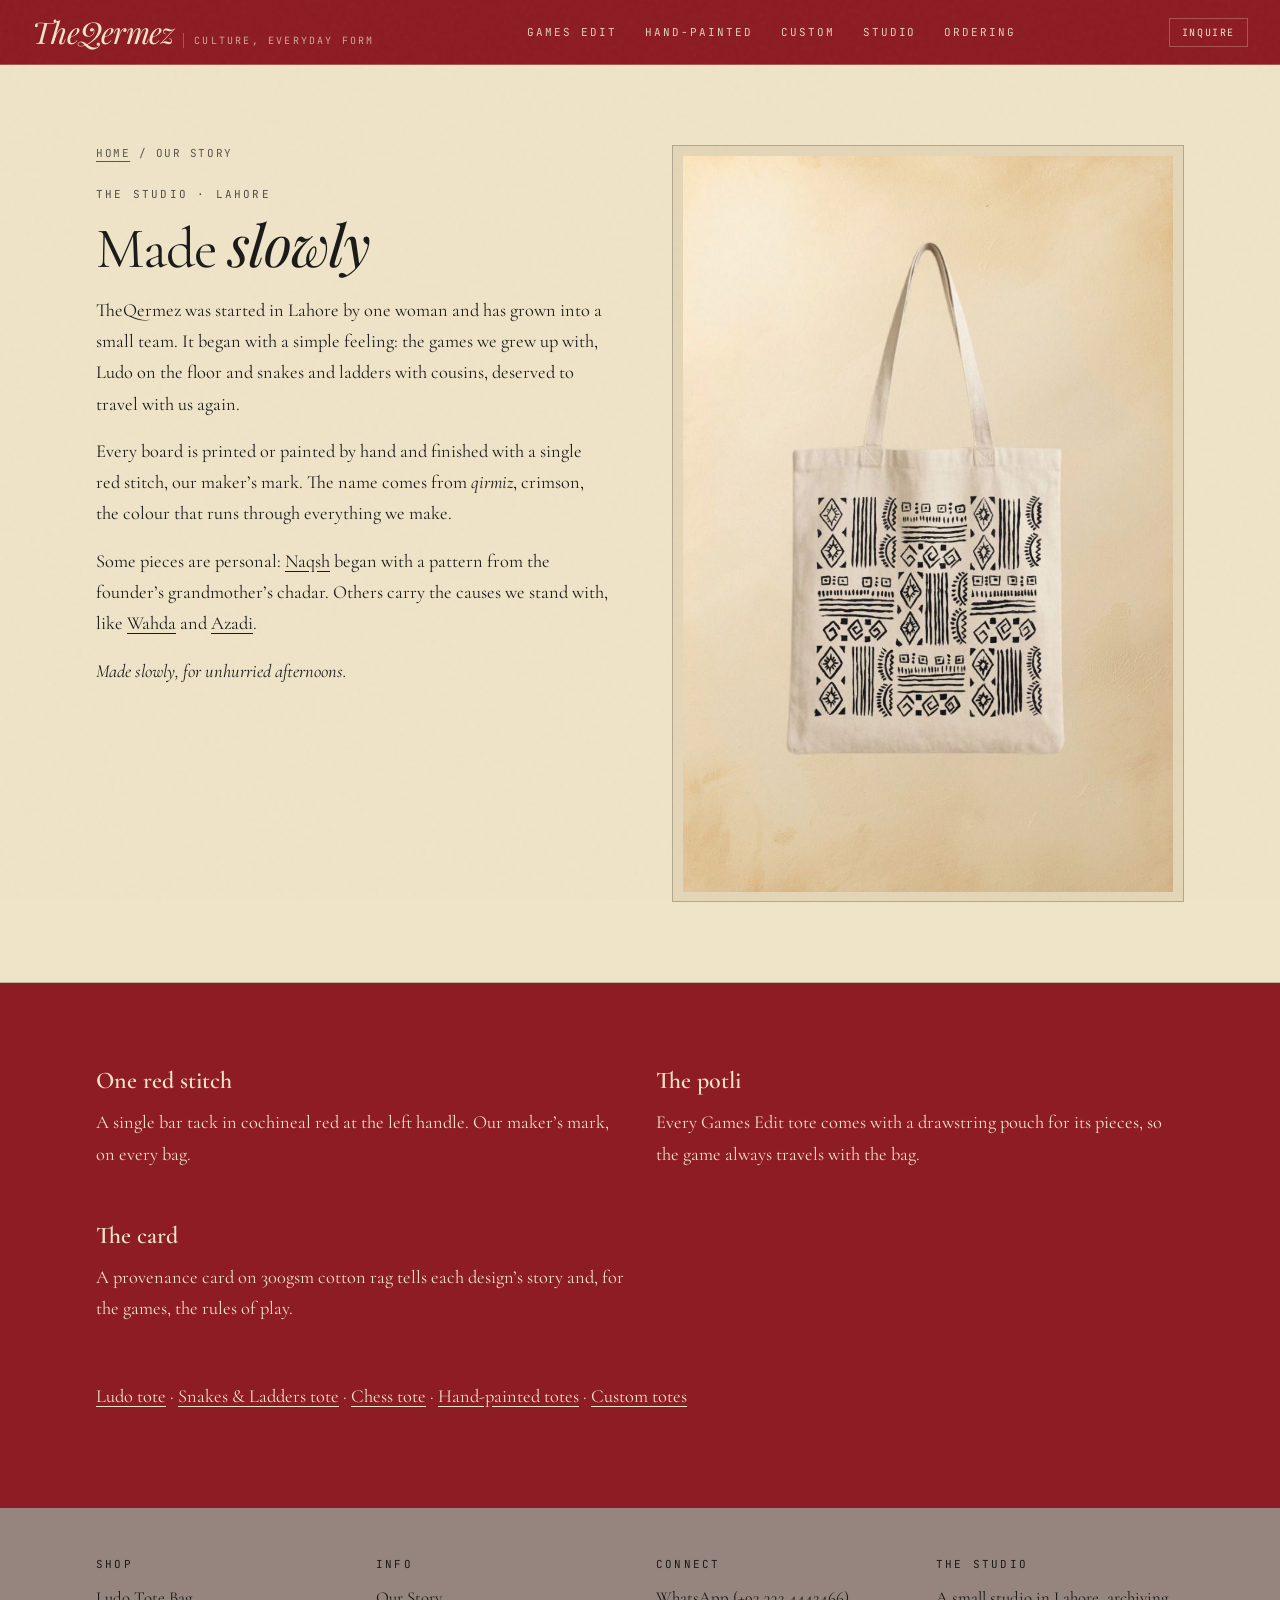
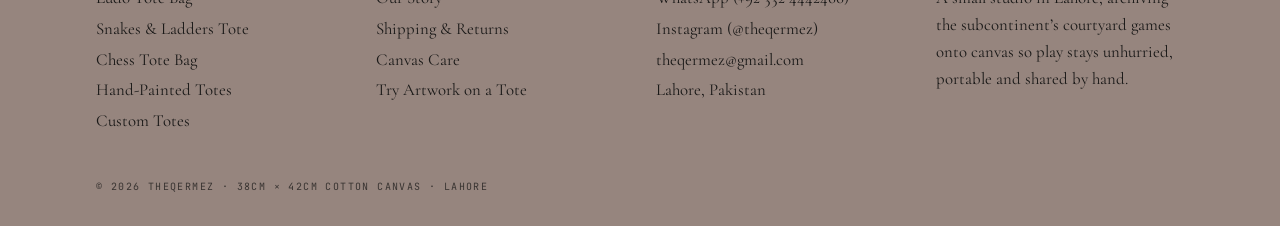
<file: about.html>
<!DOCTYPE html>
<html lang="en">
<head>
  <meta charset="UTF-8" />
  <meta name="viewport" content="width=device-width, initial-scale=1.0" />
  <title>About TheQermez | A Small Tote Bag Studio in Lahore</title>
  <meta name="description" content="TheQermez is a small studio in Lahore, started by one woman, turning the subcontinent’s courtyard games into tote bags you can play with. Printed or painted by hand, made slowly." />
  <link rel="canonical" href="https://www.theqermez.com/about" />
  <meta name="theme-color" content="#8E1C24" />
  <link rel="icon" href="/favicon.ico" sizes="any" />
  <link rel="icon" type="image/png" sizes="192x192" href="/icon-192.png" />
  <link rel="apple-touch-icon" href="/apple-touch-icon.png" />
  <meta property="og:type" content="website" />
  <meta property="og:site_name" content="TheQermez" />
  <meta property="og:url" content="https://www.theqermez.com/about" />
  <meta property="og:title" content="About TheQermez | A Small Tote Bag Studio in Lahore" />
  <meta property="og:description" content="TheQermez is a small studio in Lahore, started by one woman, turning the subcontinent’s courtyard games into tote bags you can play with. Printed or painted by hand, made slowly." />
  <meta property="og:image" content="https://www.theqermez.com/painted-1.jpg" />
  <meta name="twitter:card" content="summary_large_image" />
  <script type="application/ld+json">
{
  "@context": "https://schema.org",
  "@graph": [
    {
      "@type": "AboutPage",
      "name": "About TheQermez",
      "url": "https://www.theqermez.com/about",
      "about": {
        "@id": "https://www.theqermez.com/#org"
      }
    },
    {
      "@type": "BreadcrumbList",
      "itemListElement": [
        {
          "@type": "ListItem",
          "position": 1,
          "name": "Home",
          "item": "https://www.theqermez.com/"
        },
        {
          "@type": "ListItem",
          "position": 2,
          "name": "Our Story",
          "item": "https://www.theqermez.com/about"
        }
      ]
    }
  ]
}
  </script>
  <link rel="preconnect" href="https://fonts.googleapis.com" />
  <link rel="preconnect" href="https://fonts.gstatic.com" crossorigin />
  <link href="https://fonts.googleapis.com/css2?family=Cormorant+Garamond:ital,wght@0,400;0,500;0,600;0,700;1,400;1,600&family=JetBrains+Mono:wght@400;500&family=Playfair+Display:ital,wght@0,400;0,600;1,400;1,600&display=swap" rel="stylesheet" />
  <link rel="stylesheet" href="/site.css" />
</head>
<body class="paper-grain selection:bg-parchment selection:text-crimson">
  <header id="top" class="sticky top-0 z-50 bg-crimson/95 backdrop-blur-md border-b hairline-parchment">
    <div class="max-w-7xl mx-auto px-4 sm:px-8 h-16 flex items-center justify-between">
      <a href="/" class="flex items-baseline gap-2.5 group">
        <span class="font-display italic text-2xl sm:text-3xl tracking-tight text-parchment group-hover:opacity-90 transition">TheQermez</span>
        <span class="hidden xl:inline-block font-mono text-[10px] uppercase tracking-[0.22em] text-parchment/70 border-l hairline-parchment pl-2.5 whitespace-nowrap">Culture, Everyday Form</span>
      </a>
      <nav class="hidden lg:flex items-center gap-7 whitespace-nowrap font-mono text-[11px] uppercase tracking-[0.18em] text-parchment/90">
        <a href="/#games-edit" class="hover:text-white hover:underline underline-offset-4 transition">Games Edit</a>
        <a href="/hand-painted-tote-bags" class="hover:text-white hover:underline underline-offset-4 transition">Hand-Painted</a>
        <a href="/custom-tote-bags" class="hover:text-white hover:underline underline-offset-4 transition">Custom</a>
        <a href="/about" class="hover:text-white hover:underline underline-offset-4 transition">Studio</a>
        <a href="/shipping-returns" class="hover:text-white hover:underline underline-offset-4 transition">Ordering</a>
      </nav>
      <div class="flex items-center gap-3">
        <a href="https://wa.me/923324442466?text=Assalam-o-Alaikum%20TheQermez!%20I%20would%20like%20to%20inquire%20about%20a%20tote." target="_blank" rel="noopener" class="font-mono text-[10px] uppercase tracking-[0.16em] px-3 py-1.5 border hairline-parchment text-parchment hover:bg-parchment hover:text-crimson transition">Inquire</a>
        <button id="mobileMenuBtn" aria-label="Toggle Menu" class="lg:hidden p-2 border hairline-parchment text-parchment">
          <svg class="w-4 h-4" fill="none" stroke="currentColor" viewBox="0 0 24 24"><path stroke-linecap="square" stroke-width="1.5" d="M4 7h16M4 12h16M4 17h16" /></svg>
        </button>
      </div>
    </div>
    <div id="mobileMenu" class="hidden lg:hidden bg-crimson-dark border-b hairline-parchment px-6 py-4 space-y-3 font-mono text-xs uppercase tracking-[0.18em]">
      <a href="/#games-edit" class="block py-1 text-parchment/90 hover:text-white">Games Edit</a>
      <a href="/hand-painted-tote-bags" class="block py-1 text-parchment/90 hover:text-white">Hand-Painted</a>
      <a href="/custom-tote-bags" class="block py-1 text-parchment/90 hover:text-white">Custom</a>
      <a href="/about" class="block py-1 text-parchment/90 hover:text-white">Studio</a>
      <a href="/shipping-returns" class="block py-1 text-parchment/90 hover:text-white">Ordering</a>
      <a href="https://www.instagram.com/theqermez/" target="_blank" rel="noopener" class="block py-1 text-parchment/90 hover:text-white">Instagram ↗</a>
    </div>
  </header>
  <main>
    <section class="q-light q-pad q-border">
      <div class="q-wrap q-grid">
        <div class="q-prose">
          <nav class="q-crumbs" aria-label="Breadcrumb"><a href="/">Home</a> / Our Story</nav>
          <span class="q-kicker">The Studio · Lahore</span>
          <h1 class="q-h1">Made <em>slowly</em></h1>
          <p>TheQermez was started in Lahore by one woman and has grown into a small team. It began with a simple feeling: the games we grew up with, Ludo on the floor and snakes and ladders with cousins, deserved to travel with us again.</p>
          <p>Every board is printed or painted by hand and finished with a single red stitch, our maker’s mark. The name comes from <em>qirmiz</em>, crimson, the colour that runs through everything we make.</p>
          <p>Some pieces are personal: <a href="/hand-painted-tote-bags#naqsh">Naqsh</a> began with a pattern from the founder’s grandmother’s chadar. Others carry the causes we stand with, like <a href="/hand-painted-tote-bags#wahda">Wahda</a> and <a href="/hand-painted-tote-bags#azadi">Azadi</a>.</p>
          <p><em>Made slowly, for unhurried afternoons.</em></p>
        </div>
        <div class="q-img"><img src="/painted-1.jpg" alt="Naqsh hand-painted tote bag with black geometric chadar pattern on natural canvas" width="832" height="1248" /></div>
      </div>
    </section>
    <section class="q-dark q-pad">
      <div class="q-wrap q-grid3">
        <div class="q-prose"><h2 class="q-h3">One red stitch</h2><p>A single bar tack in cochineal red at the left handle. Our maker’s mark, on every bag.</p></div>
        <div class="q-prose"><h2 class="q-h3">The potli</h2><p>Every Games Edit tote comes with a drawstring pouch for its pieces, so the game always travels with the bag.</p></div>
        <div class="q-prose"><h2 class="q-h3">The card</h2><p>A provenance card on 300gsm cotton rag tells each design’s story and, for the games, the rules of play.</p></div>
      </div>
      <div class="q-wrap q-prose" style="margin-top:2.5rem">
        <p><a href="/ludo-tote-bag">Ludo tote</a> · <a href="/snakes-and-ladders-tote-bag">Snakes &amp; Ladders tote</a> · <a href="/chess-tote-bag">Chess tote</a> · <a href="/hand-painted-tote-bags">Hand-painted totes</a> · <a href="/custom-tote-bags">Custom totes</a></p>
      </div>
    </section>
  </main>
  <footer class="q-foot">
    <div class="q-wrap">
      <div class="q-foot-grid">
        <div><h4>SHOP</h4><ul>
          <li><a href="/ludo-tote-bag">Ludo Tote Bag</a></li>
          <li><a href="/snakes-and-ladders-tote-bag">Snakes &amp; Ladders Tote</a></li>
          <li><a href="/chess-tote-bag">Chess Tote Bag</a></li>
          <li><a href="/hand-painted-tote-bags">Hand-Painted Totes</a></li>
          <li><a href="/custom-tote-bags">Custom Totes</a></li>
        </ul></div>
        <div><h4>INFO</h4><ul>
          <li><a href="/about">Our Story</a></li>
          <li><a href="/shipping-returns">Shipping &amp; Returns</a></li>
          <li><a href="/shipping-returns#care">Canvas Care</a></li>
          <li><a href="/#bespoke-studio">Try Artwork on a Tote</a></li>
        </ul></div>
        <div><h4>CONNECT</h4><ul>
          <li><a href="https://wa.me/923324442466" target="_blank" rel="noopener">WhatsApp (+92 332 4442466)</a></li>
          <li><a href="https://www.instagram.com/theqermez/" target="_blank" rel="noopener">Instagram (@theqermez)</a></li>
          <li><a href="mailto:theqermez@gmail.com">theqermez@gmail.com</a></li>
          <li>Lahore, Pakistan</li>
        </ul></div>
        <div><h4>THE STUDIO</h4>
          <p style="font-size:1.05rem;line-height:1.6">A small studio in Lahore, archiving the subcontinent’s courtyard games onto canvas so play stays unhurried, portable and shared by hand.</p>
        </div>
      </div>
      <small>© 2026 TheQermez · 38cm × 42cm Cotton Canvas · Lahore</small>
    </div>
  </footer>
  <script>
    (function(){var b=document.getElementById('mobileMenuBtn'),m=document.getElementById('mobileMenu');
    if(b&&m)b.addEventListener('click',function(){m.classList.toggle('hidden')});})();
  </script>
</body>
</html>
</file>
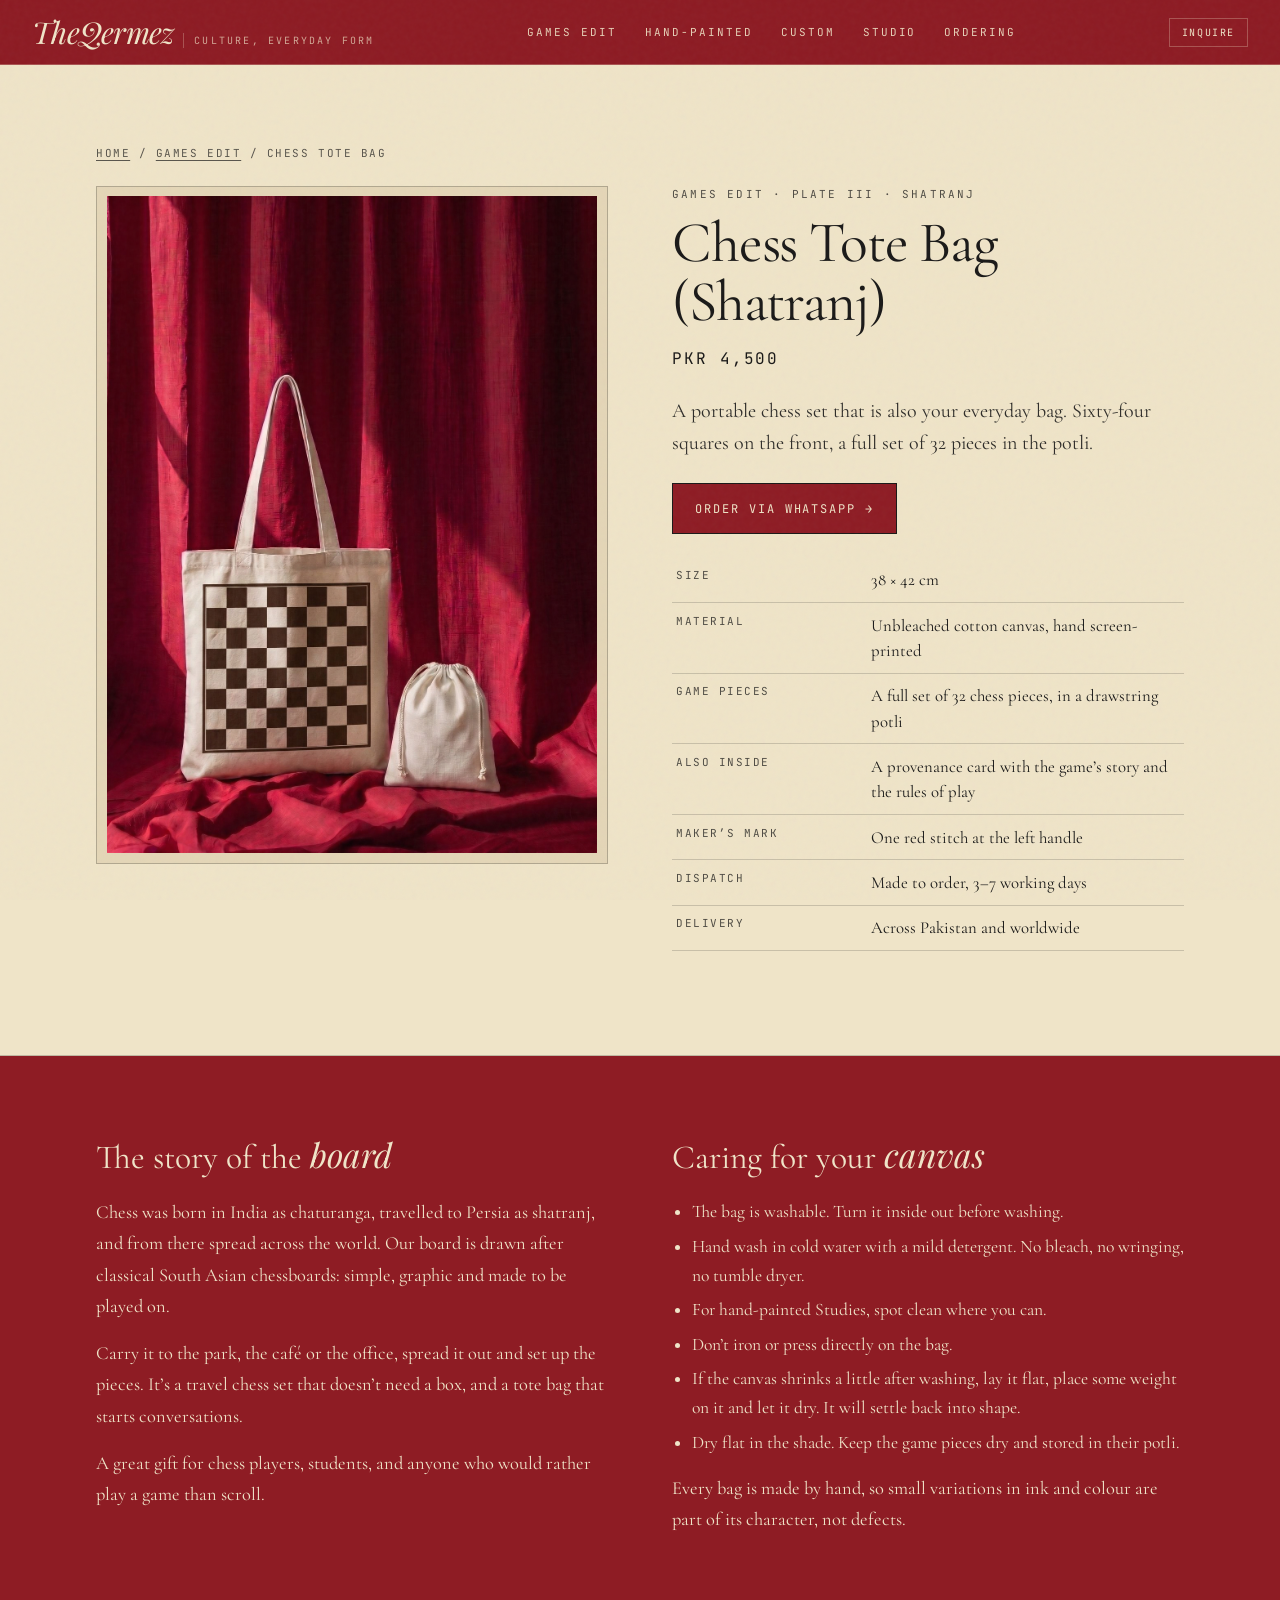
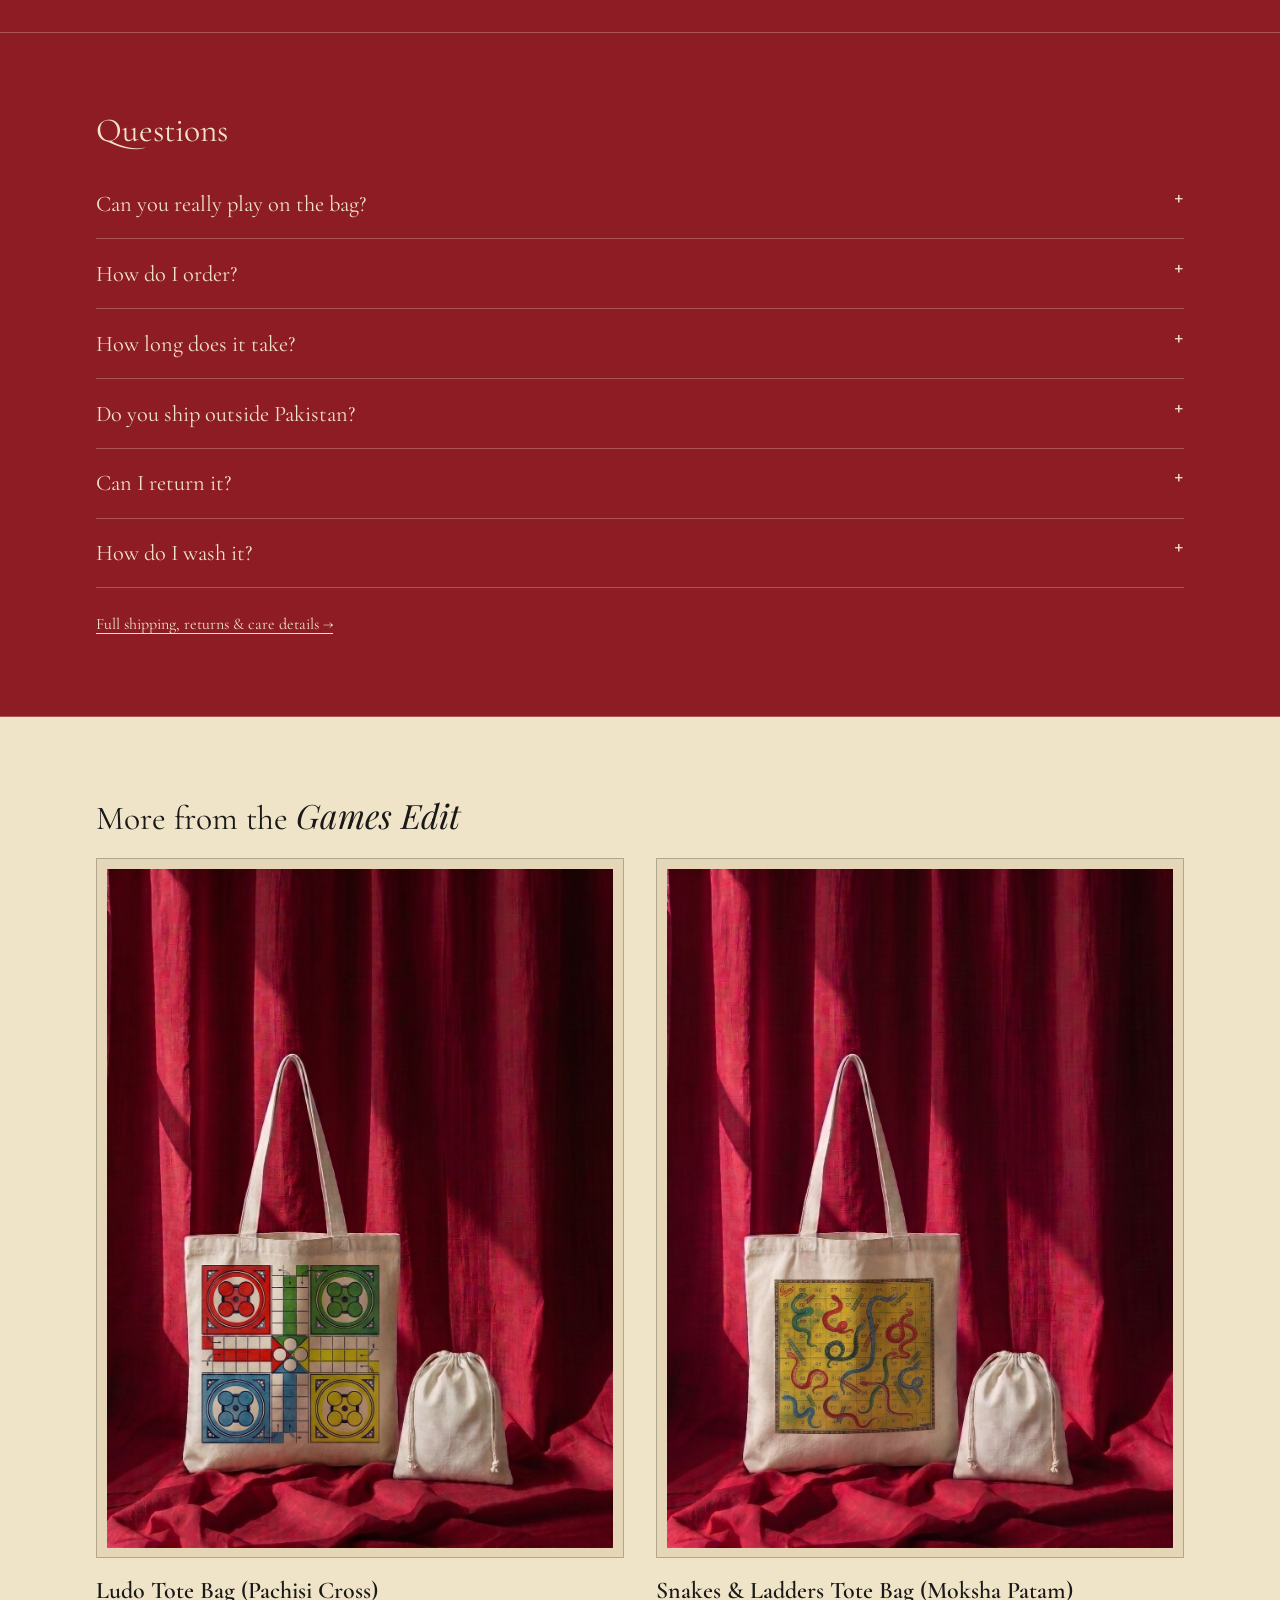
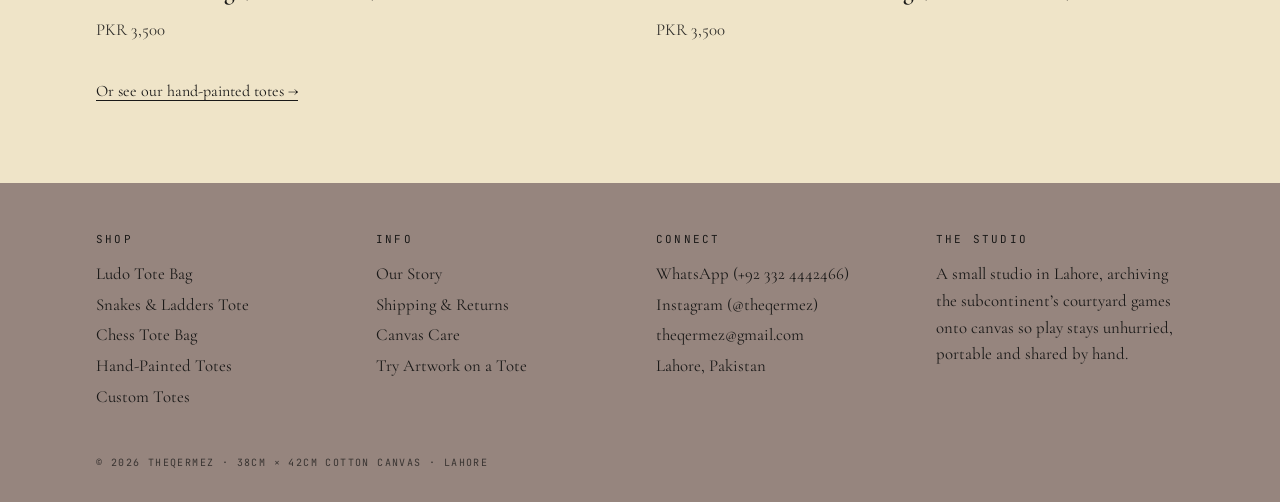
<file: chess-tote-bag.html>
<!DOCTYPE html>
<html lang="en">
<head>
  <meta charset="UTF-8" />
  <meta name="viewport" content="width=device-width, initial-scale=1.0" />
  <title>Chess Tote Bag with Full 32-Piece Set | Shatranj Board Bag – TheQermez</title>
  <meta name="description" content="A cotton canvas tote printed with a playable 64-square chessboard, with a full set of 32 chess pieces in a drawstring potli. Made in Lahore. PKR 4,500, shipped across Pakistan and worldwide." />
  <link rel="canonical" href="https://www.theqermez.com/chess-tote-bag" />
  <meta name="theme-color" content="#8E1C24" />
  <link rel="icon" href="/favicon.ico" sizes="any" />
  <link rel="icon" type="image/png" sizes="192x192" href="/icon-192.png" />
  <link rel="apple-touch-icon" href="/apple-touch-icon.png" />
  <meta property="og:type" content="product" />
  <meta property="og:site_name" content="TheQermez" />
  <meta property="og:url" content="https://www.theqermez.com/chess-tote-bag" />
  <meta property="og:title" content="Chess Tote Bag with Full 32-Piece Set | Shatranj Board Bag – TheQermez" />
  <meta property="og:description" content="A cotton canvas tote printed with a playable 64-square chessboard, with a full set of 32 chess pieces in a drawstring potli. Made in Lahore. PKR 4,500, shipped across Pakistan and worldwide." />
  <meta property="og:image" content="https://www.theqermez.com/painted-7.jpg" />
  <meta name="twitter:card" content="summary_large_image" />
  <script type="application/ld+json">
{
  "@context": "https://schema.org",
  "@graph": [
    {
      "@type": "Product",
      "name": "Chess Tote Bag (Shatranj)",
      "image": "https://www.theqermez.com/painted-7.jpg",
      "description": "A cotton canvas tote printed with a playable 64-square chessboard, with a full set of 32 chess pieces in a drawstring potli. Made in Lahore. PKR 4,500, shipped across Pakistan and worldwide.",
      "brand": {
        "@type": "Brand",
        "name": "TheQermez"
      },
      "material": "Cotton canvas",
      "offers": {
        "@type": "Offer",
        "price": "4500",
        "priceCurrency": "PKR",
        "availability": "https://schema.org/MadeToOrder",
        "url": "https://www.theqermez.com/chess-tote-bag",
        "seller": {
          "@id": "https://www.theqermez.com/#org"
        }
      }
    },
    {
      "@type": "BreadcrumbList",
      "itemListElement": [
        {
          "@type": "ListItem",
          "position": 1,
          "name": "Home",
          "item": "https://www.theqermez.com/"
        },
        {
          "@type": "ListItem",
          "position": 2,
          "name": "Games Edit",
          "item": "https://www.theqermez.com/#games-edit"
        },
        {
          "@type": "ListItem",
          "position": 3,
          "name": "Chess Tote Bag",
          "item": "https://www.theqermez.com/chess-tote-bag"
        }
      ]
    },
    {
      "@type": "FAQPage",
      "mainEntity": [
        {
          "@type": "Question",
          "name": "Can you really play on the bag?",
          "acceptedAnswer": {
            "@type": "Answer",
            "text": "Yes. The board is printed on the front of the tote. Lay the bag flat, take the pieces out of the potli and play. It comes with a full set of 32 chess pieces."
          }
        },
        {
          "@type": "Question",
          "name": "How do I order?",
          "acceptedAnswer": {
            "@type": "Answer",
            "text": "Message us on WhatsApp or Instagram with the piece you’d like. We confirm availability, your total and dispatch date, then you pay by bank transfer in advance and we start making your bag."
          }
        },
        {
          "@type": "Question",
          "name": "How long does it take?",
          "acceptedAnswer": {
            "@type": "Answer",
            "text": "Every bag is made to order by hand. Most pieces are dispatched within 3 to 7 working days. Bespoke pieces take 7–10 working days after mockup approval."
          }
        },
        {
          "@type": "Question",
          "name": "Do you ship outside Pakistan?",
          "acceptedAnswer": {
            "@type": "Answer",
            "text": "Yes. We deliver to every city in Pakistan and ship worldwide. Delivery charges depend on the destination and are confirmed before you pay. International customers pay any customs duties or taxes charged in their country."
          }
        },
        {
          "@type": "Question",
          "name": "Can I return it?",
          "acceptedAnswer": {
            "@type": "Answer",
            "text": "Because every bag is made for you, we don’t accept returns for a change of mind. If your order arrives damaged or isn’t what you ordered, message us within 48 hours of delivery with photos and we’ll replace it or refund you in full, including delivery."
          }
        },
        {
          "@type": "Question",
          "name": "How do I wash it?",
          "acceptedAnswer": {
            "@type": "Answer",
            "text": "Turn the bag inside out and hand wash in cold water. Don’t iron or press directly on it. If it shrinks slightly, lay it flat with some weight on it while it dries."
          }
        }
      ]
    }
  ]
}
  </script>
  <link rel="preconnect" href="https://fonts.googleapis.com" />
  <link rel="preconnect" href="https://fonts.gstatic.com" crossorigin />
  <link href="https://fonts.googleapis.com/css2?family=Cormorant+Garamond:ital,wght@0,400;0,500;0,600;0,700;1,400;1,600&family=JetBrains+Mono:wght@400;500&family=Playfair+Display:ital,wght@0,400;0,600;1,400;1,600&display=swap" rel="stylesheet" />
  <link rel="stylesheet" href="/site.css" />
</head>
<body class="paper-grain selection:bg-parchment selection:text-crimson">
  <header id="top" class="sticky top-0 z-50 bg-crimson/95 backdrop-blur-md border-b hairline-parchment">
    <div class="max-w-7xl mx-auto px-4 sm:px-8 h-16 flex items-center justify-between">
      <a href="/" class="flex items-baseline gap-2.5 group">
        <span class="font-display italic text-2xl sm:text-3xl tracking-tight text-parchment group-hover:opacity-90 transition">TheQermez</span>
        <span class="hidden xl:inline-block font-mono text-[10px] uppercase tracking-[0.22em] text-parchment/70 border-l hairline-parchment pl-2.5 whitespace-nowrap">Culture, Everyday Form</span>
      </a>
      <nav class="hidden lg:flex items-center gap-7 whitespace-nowrap font-mono text-[11px] uppercase tracking-[0.18em] text-parchment/90">
        <a href="/#games-edit" class="hover:text-white hover:underline underline-offset-4 transition">Games Edit</a>
        <a href="/hand-painted-tote-bags" class="hover:text-white hover:underline underline-offset-4 transition">Hand-Painted</a>
        <a href="/custom-tote-bags" class="hover:text-white hover:underline underline-offset-4 transition">Custom</a>
        <a href="/about" class="hover:text-white hover:underline underline-offset-4 transition">Studio</a>
        <a href="/shipping-returns" class="hover:text-white hover:underline underline-offset-4 transition">Ordering</a>
      </nav>
      <div class="flex items-center gap-3">
        <a href="https://wa.me/923324442466?text=Assalam-o-Alaikum%20TheQermez!%20I%20would%20like%20to%20inquire%20about%20a%20tote." target="_blank" rel="noopener" class="font-mono text-[10px] uppercase tracking-[0.16em] px-3 py-1.5 border hairline-parchment text-parchment hover:bg-parchment hover:text-crimson transition">Inquire</a>
        <button id="mobileMenuBtn" aria-label="Toggle Menu" class="lg:hidden p-2 border hairline-parchment text-parchment">
          <svg class="w-4 h-4" fill="none" stroke="currentColor" viewBox="0 0 24 24"><path stroke-linecap="square" stroke-width="1.5" d="M4 7h16M4 12h16M4 17h16" /></svg>
        </button>
      </div>
    </div>
    <div id="mobileMenu" class="hidden lg:hidden bg-crimson-dark border-b hairline-parchment px-6 py-4 space-y-3 font-mono text-xs uppercase tracking-[0.18em]">
      <a href="/#games-edit" class="block py-1 text-parchment/90 hover:text-white">Games Edit</a>
      <a href="/hand-painted-tote-bags" class="block py-1 text-parchment/90 hover:text-white">Hand-Painted</a>
      <a href="/custom-tote-bags" class="block py-1 text-parchment/90 hover:text-white">Custom</a>
      <a href="/about" class="block py-1 text-parchment/90 hover:text-white">Studio</a>
      <a href="/shipping-returns" class="block py-1 text-parchment/90 hover:text-white">Ordering</a>
      <a href="https://www.instagram.com/theqermez/" target="_blank" rel="noopener" class="block py-1 text-parchment/90 hover:text-white">Instagram ↗</a>
    </div>
  </header>
  <main>
    <section class="q-light q-pad q-border">
      <div class="q-wrap">
        <nav class="q-crumbs" aria-label="Breadcrumb"><a href="/">Home</a> / <a href="/#games-edit">Games Edit</a> / Chess Tote Bag</nav>
        <div class="q-grid">
          <div class="q-img"><img src="/painted-7.jpg" alt="Chess (Shatranj) board tote bag with black and cream checkerboard and pouch of chess pieces" width="1200" height="1607" /></div>
          <div>
            <span class="q-kicker">Games Edit · Plate III · Shatranj</span>
            <h1 class="q-h1">Chess Tote Bag (Shatranj)</h1>
            <span class="q-price">PKR 4,500</span>
            <p class="q-lead">A portable chess set that is also your everyday bag. Sixty-four squares on the front, a full set of 32 pieces in the potli.</p>
            <a class="q-btn" href="https://wa.me/923324442466?text=Assalam-o-Alaikum%20TheQermez!%20I%20would%20like%20to%20order%20the%20Chess%20Tote%20Bag%20(Shatranj)%20(PKR%204,500)." target="_blank" rel="noopener">Order via WhatsApp →</a>
            <table class="q-specs">
              <tr><th>Size</th><td>38 × 42 cm</td></tr>
              <tr><th>Material</th><td>Unbleached cotton canvas, hand screen-printed</td></tr>
              <tr><th>Game pieces</th><td>A full set of 32 chess pieces, in a drawstring potli</td></tr>
              <tr><th>Also inside</th><td>A provenance card with the game’s story and the rules of play</td></tr>
              <tr><th>Maker’s mark</th><td>One red stitch at the left handle</td></tr>
              <tr><th>Dispatch</th><td>Made to order, 3–7 working days</td></tr>
              <tr><th>Delivery</th><td>Across Pakistan and worldwide</td></tr>
            </table>
          </div>
        </div>
      </div>
    </section>
    <section class="q-dark q-pad q-border">
      <div class="q-wrap q-grid">
        <div class="q-prose">
          <h2 class="q-h2">The story of the <em>board</em></h2>
          <p>Chess was born in India as chaturanga, travelled to Persia as shatranj, and from there spread across the world. Our board is drawn after classical South Asian chessboards: simple, graphic and made to be played on.</p><p>Carry it to the park, the café or the office, spread it out and set up the pieces. It’s a travel chess set that doesn’t need a box, and a tote bag that starts conversations.</p>
          <p>A great gift for chess players, students, and anyone who would rather play a game than scroll.</p>
        </div>
        <div class="q-prose" id="care">
          <h2 class="q-h2">Caring for your <em>canvas</em></h2>
          <ul><li>The bag is washable. Turn it inside out before washing.</li><li>Hand wash in cold water with a mild detergent. No bleach, no wringing, no tumble dryer.</li><li>For hand-painted Studies, spot clean where you can.</li><li>Don’t iron or press directly on the bag.</li><li>If the canvas shrinks a little after washing, lay it flat, place some weight on it and let it dry. It will settle back into shape.</li><li>Dry flat in the shade. Keep the game pieces dry and stored in their potli.</li></ul>
          <p>Every bag is made by hand, so small variations in ink and colour are part of its character, not defects.</p>
        </div>
      </div>
    </section>
    <section class="q-dark q-pad q-border">
      <div class="q-wrap">
        <h2 class="q-h2">Questions</h2>
        <div class="q-faq">
        <details><summary>Can you really play on the bag? <span class="summary-mark font-mono text-base">+</span></summary><div>Yes. The board is printed on the front of the tote. Lay the bag flat, take the pieces out of the potli and play. It comes with a full set of 32 chess pieces.</div></details>
        <details><summary>How do I order? <span class="summary-mark font-mono text-base">+</span></summary><div>Message us on WhatsApp or Instagram with the piece you’d like. We confirm availability, your total and dispatch date, then you pay by bank transfer in advance and we start making your bag.</div></details>
        <details><summary>How long does it take? <span class="summary-mark font-mono text-base">+</span></summary><div>Every bag is made to order by hand. Most pieces are dispatched within 3 to 7 working days. Bespoke pieces take 7–10 working days after mockup approval.</div></details>
        <details><summary>Do you ship outside Pakistan? <span class="summary-mark font-mono text-base">+</span></summary><div>Yes. We deliver to every city in Pakistan and ship worldwide. Delivery charges depend on the destination and are confirmed before you pay. International customers pay any customs duties or taxes charged in their country.</div></details>
        <details><summary>Can I return it? <span class="summary-mark font-mono text-base">+</span></summary><div>Because every bag is made for you, we don’t accept returns for a change of mind. If your order arrives damaged or isn’t what you ordered, message us within 48 hours of delivery with photos and we’ll replace it or refund you in full, including delivery.</div></details>
        <details><summary>How do I wash it? <span class="summary-mark font-mono text-base">+</span></summary><div>Turn the bag inside out and hand wash in cold water. Don’t iron or press directly on it. If it shrinks slightly, lay it flat with some weight on it while it dries.</div></details>
      </div>
        <p class="q-prose" style="margin-top:1.5rem"><a href="/shipping-returns">Full shipping, returns &amp; care details →</a></p>
      </div>
    </section>
    <section class="q-light q-pad">
      <div class="q-wrap">
        <h2 class="q-h2">More from the <em>Games Edit</em></h2>
        <div class="q-grid3">
          <a class="q-card" href="/ludo-tote-bag"><div class="q-img"><img src="/painted-5.jpg" alt="Ludo (Pachisi) board tote bag in red, green, yellow and blue, with drawstring pouch of game pieces" loading="lazy" decoding="async" /></div><h3 class="q-h3">Ludo Tote Bag (Pachisi Cross)</h3><p>PKR 3,500</p></a>
          <a class="q-card" href="/snakes-and-ladders-tote-bag"><div class="q-img"><img src="/painted-6.jpg" alt="Snakes and Ladders (Moksha Patam) board tote bag with drawstring pouch of game pieces" loading="lazy" decoding="async" /></div><h3 class="q-h3">Snakes & Ladders Tote Bag (Moksha Patam)</h3><p>PKR 3,500</p></a>
        </div>
        <p class="q-prose" style="margin-top:2rem"><a href="/hand-painted-tote-bags">Or see our hand-painted totes →</a></p>
      </div>
    </section>
  </main>
  <footer class="q-foot">
    <div class="q-wrap">
      <div class="q-foot-grid">
        <div><h4>SHOP</h4><ul>
          <li><a href="/ludo-tote-bag">Ludo Tote Bag</a></li>
          <li><a href="/snakes-and-ladders-tote-bag">Snakes &amp; Ladders Tote</a></li>
          <li><a href="/chess-tote-bag">Chess Tote Bag</a></li>
          <li><a href="/hand-painted-tote-bags">Hand-Painted Totes</a></li>
          <li><a href="/custom-tote-bags">Custom Totes</a></li>
        </ul></div>
        <div><h4>INFO</h4><ul>
          <li><a href="/about">Our Story</a></li>
          <li><a href="/shipping-returns">Shipping &amp; Returns</a></li>
          <li><a href="/shipping-returns#care">Canvas Care</a></li>
          <li><a href="/#bespoke-studio">Try Artwork on a Tote</a></li>
        </ul></div>
        <div><h4>CONNECT</h4><ul>
          <li><a href="https://wa.me/923324442466" target="_blank" rel="noopener">WhatsApp (+92 332 4442466)</a></li>
          <li><a href="https://www.instagram.com/theqermez/" target="_blank" rel="noopener">Instagram (@theqermez)</a></li>
          <li><a href="mailto:theqermez@gmail.com">theqermez@gmail.com</a></li>
          <li>Lahore, Pakistan</li>
        </ul></div>
        <div><h4>THE STUDIO</h4>
          <p style="font-size:1.05rem;line-height:1.6">A small studio in Lahore, archiving the subcontinent’s courtyard games onto canvas so play stays unhurried, portable and shared by hand.</p>
        </div>
      </div>
      <small>© 2026 TheQermez · 38cm × 42cm Cotton Canvas · Lahore</small>
    </div>
  </footer>
  <script>
    (function(){var b=document.getElementById('mobileMenuBtn'),m=document.getElementById('mobileMenu');
    if(b&&m)b.addEventListener('click',function(){m.classList.toggle('hidden')});})();
  </script>
</body>
</html>
</file>
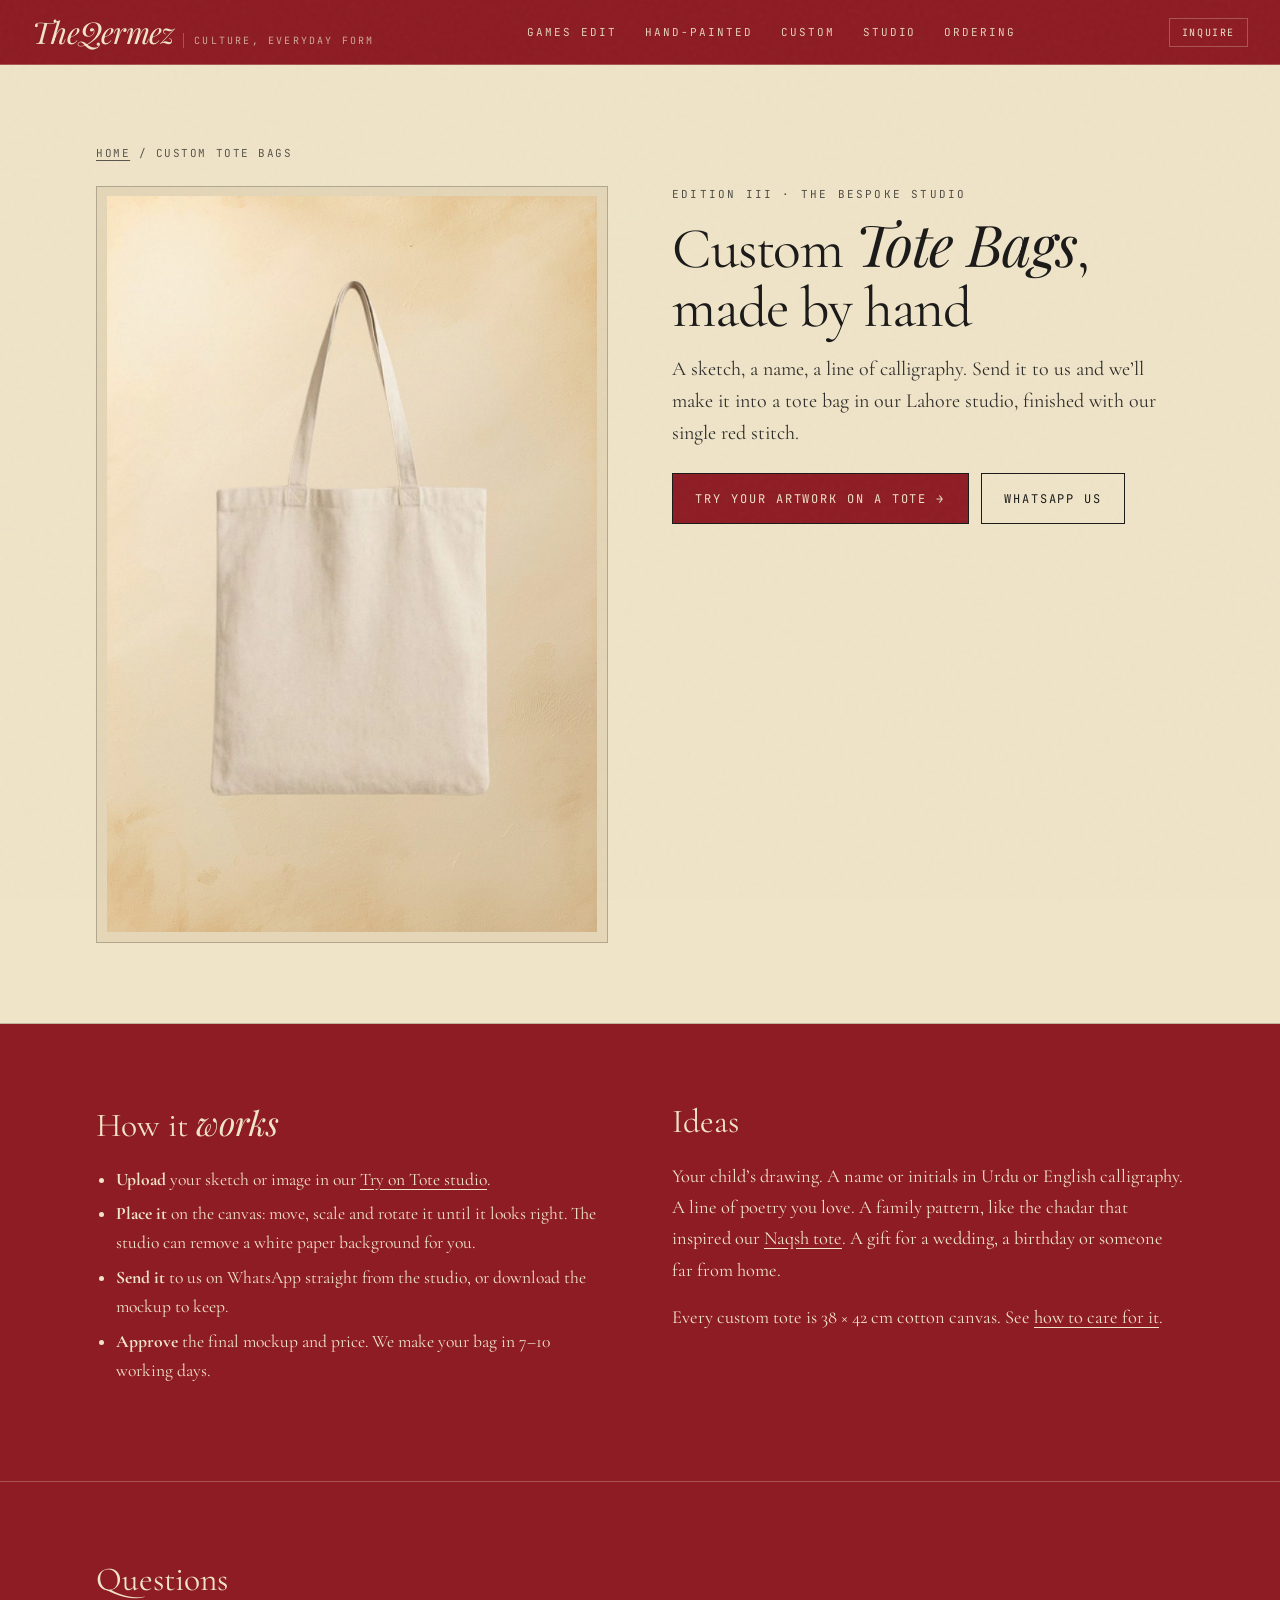
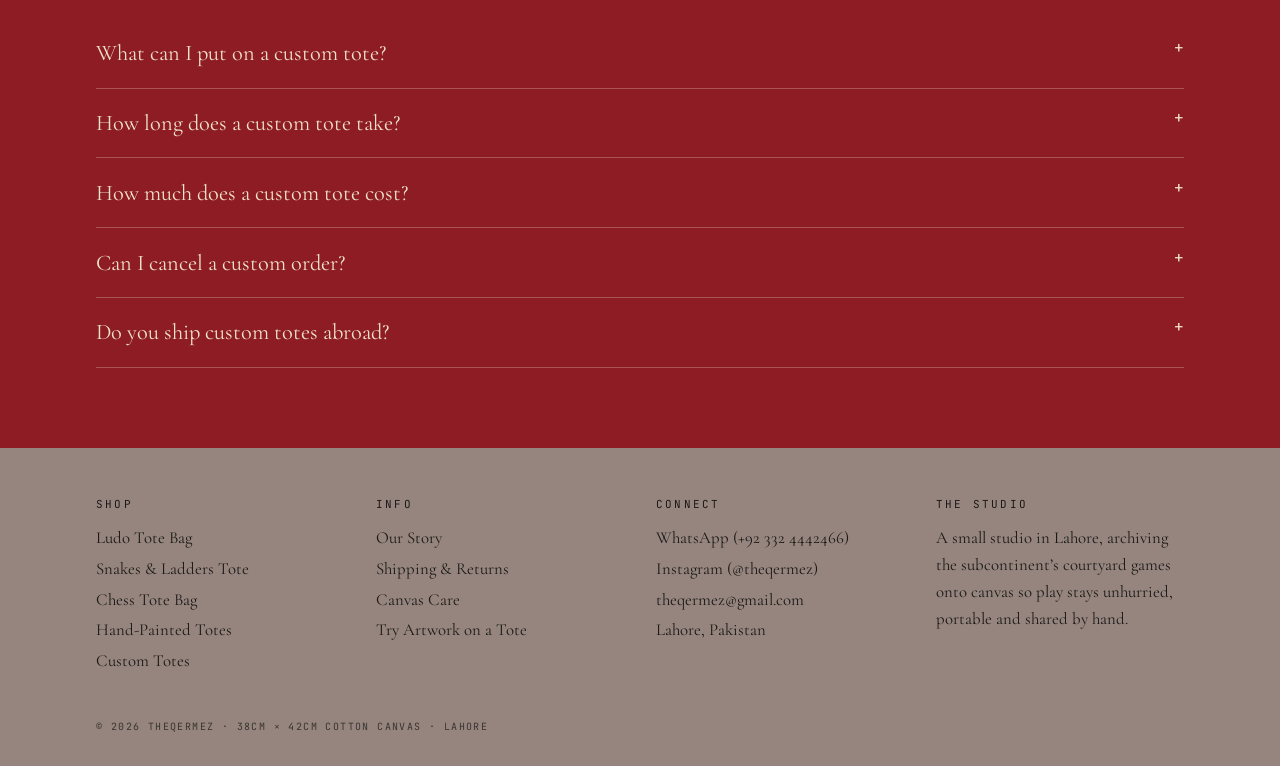
<file: custom-tote-bags.html>
<!DOCTYPE html>
<html lang="en">
<head>
  <meta charset="UTF-8" />
  <meta name="viewport" content="width=device-width, initial-scale=1.0" />
  <title>Custom Tote Bags in Pakistan | Your Artwork, Made by Hand – TheQermez</title>
  <meta name="description" content="Custom tote bags made by hand in Lahore. Send us a sketch, a name or a line of calligraphy, preview it on our tote and we’ll make it for you. Shipped across Pakistan and worldwide." />
  <link rel="canonical" href="https://www.theqermez.com/custom-tote-bags" />
  <meta name="theme-color" content="#8E1C24" />
  <link rel="icon" href="/favicon.ico" sizes="any" />
  <link rel="icon" type="image/png" sizes="192x192" href="/icon-192.png" />
  <link rel="apple-touch-icon" href="/apple-touch-icon.png" />
  <meta property="og:type" content="website" />
  <meta property="og:site_name" content="TheQermez" />
  <meta property="og:url" content="https://www.theqermez.com/custom-tote-bags" />
  <meta property="og:title" content="Custom Tote Bags in Pakistan | Your Artwork, Made by Hand – TheQermez" />
  <meta property="og:description" content="Custom tote bags made by hand in Lahore. Send us a sketch, a name or a line of calligraphy, preview it on our tote and we’ll make it for you. Shipped across Pakistan and worldwide." />
  <meta property="og:image" content="https://www.theqermez.com/blank%20tote.jpg" />
  <meta name="twitter:card" content="summary_large_image" />
  <script type="application/ld+json">
{
  "@context": "https://schema.org",
  "@graph": [
    {
      "@type": "Service",
      "name": "Custom tote bags",
      "serviceType": "Custom hand-made tote bags",
      "provider": {
        "@id": "https://www.theqermez.com/#org"
      },
      "areaServed": "Worldwide",
      "url": "https://www.theqermez.com/custom-tote-bags"
    },
    {
      "@type": "BreadcrumbList",
      "itemListElement": [
        {
          "@type": "ListItem",
          "position": 1,
          "name": "Home",
          "item": "https://www.theqermez.com/"
        },
        {
          "@type": "ListItem",
          "position": 2,
          "name": "Custom Tote Bags",
          "item": "https://www.theqermez.com/custom-tote-bags"
        }
      ]
    },
    {
      "@type": "FAQPage",
      "mainEntity": [
        {
          "@type": "Question",
          "name": "What can I put on a custom tote?",
          "acceptedAnswer": {
            "@type": "Answer",
            "text": "A sketch, a drawing, a name, a line of calligraphy or a design of your own. Upload it in our Try on Tote studio to see how it looks, then send it to us."
          }
        },
        {
          "@type": "Question",
          "name": "How long does a custom tote take?",
          "acceptedAnswer": {
            "@type": "Answer",
            "text": "Bespoke pieces take 7–10 working days after you approve the mockup."
          }
        },
        {
          "@type": "Question",
          "name": "How much does a custom tote cost?",
          "acceptedAnswer": {
            "@type": "Answer",
            "text": "It depends on the design. Send us your artwork on WhatsApp and we’ll confirm the price before anything is made."
          }
        },
        {
          "@type": "Question",
          "name": "Can I cancel a custom order?",
          "acceptedAnswer": {
            "@type": "Answer",
            "text": "Orders can be cancelled free within 24 hours of ordering, before we begin. Bespoke orders can’t be cancelled once the mockup is approved."
          }
        },
        {
          "@type": "Question",
          "name": "Do you ship custom totes abroad?",
          "acceptedAnswer": {
            "@type": "Answer",
            "text": "Yes. We deliver across Pakistan and worldwide. Delivery charges are confirmed before you pay."
          }
        }
      ]
    }
  ]
}
  </script>
  <link rel="preconnect" href="https://fonts.googleapis.com" />
  <link rel="preconnect" href="https://fonts.gstatic.com" crossorigin />
  <link href="https://fonts.googleapis.com/css2?family=Cormorant+Garamond:ital,wght@0,400;0,500;0,600;0,700;1,400;1,600&family=JetBrains+Mono:wght@400;500&family=Playfair+Display:ital,wght@0,400;0,600;1,400;1,600&display=swap" rel="stylesheet" />
  <link rel="stylesheet" href="/site.css" />
</head>
<body class="paper-grain selection:bg-parchment selection:text-crimson">
  <header id="top" class="sticky top-0 z-50 bg-crimson/95 backdrop-blur-md border-b hairline-parchment">
    <div class="max-w-7xl mx-auto px-4 sm:px-8 h-16 flex items-center justify-between">
      <a href="/" class="flex items-baseline gap-2.5 group">
        <span class="font-display italic text-2xl sm:text-3xl tracking-tight text-parchment group-hover:opacity-90 transition">TheQermez</span>
        <span class="hidden xl:inline-block font-mono text-[10px] uppercase tracking-[0.22em] text-parchment/70 border-l hairline-parchment pl-2.5 whitespace-nowrap">Culture, Everyday Form</span>
      </a>
      <nav class="hidden lg:flex items-center gap-7 whitespace-nowrap font-mono text-[11px] uppercase tracking-[0.18em] text-parchment/90">
        <a href="/#games-edit" class="hover:text-white hover:underline underline-offset-4 transition">Games Edit</a>
        <a href="/hand-painted-tote-bags" class="hover:text-white hover:underline underline-offset-4 transition">Hand-Painted</a>
        <a href="/custom-tote-bags" class="hover:text-white hover:underline underline-offset-4 transition">Custom</a>
        <a href="/about" class="hover:text-white hover:underline underline-offset-4 transition">Studio</a>
        <a href="/shipping-returns" class="hover:text-white hover:underline underline-offset-4 transition">Ordering</a>
      </nav>
      <div class="flex items-center gap-3">
        <a href="https://wa.me/923324442466?text=Assalam-o-Alaikum%20TheQermez!%20I%20would%20like%20to%20inquire%20about%20a%20tote." target="_blank" rel="noopener" class="font-mono text-[10px] uppercase tracking-[0.16em] px-3 py-1.5 border hairline-parchment text-parchment hover:bg-parchment hover:text-crimson transition">Inquire</a>
        <button id="mobileMenuBtn" aria-label="Toggle Menu" class="lg:hidden p-2 border hairline-parchment text-parchment">
          <svg class="w-4 h-4" fill="none" stroke="currentColor" viewBox="0 0 24 24"><path stroke-linecap="square" stroke-width="1.5" d="M4 7h16M4 12h16M4 17h16" /></svg>
        </button>
      </div>
    </div>
    <div id="mobileMenu" class="hidden lg:hidden bg-crimson-dark border-b hairline-parchment px-6 py-4 space-y-3 font-mono text-xs uppercase tracking-[0.18em]">
      <a href="/#games-edit" class="block py-1 text-parchment/90 hover:text-white">Games Edit</a>
      <a href="/hand-painted-tote-bags" class="block py-1 text-parchment/90 hover:text-white">Hand-Painted</a>
      <a href="/custom-tote-bags" class="block py-1 text-parchment/90 hover:text-white">Custom</a>
      <a href="/about" class="block py-1 text-parchment/90 hover:text-white">Studio</a>
      <a href="/shipping-returns" class="block py-1 text-parchment/90 hover:text-white">Ordering</a>
      <a href="https://www.instagram.com/theqermez/" target="_blank" rel="noopener" class="block py-1 text-parchment/90 hover:text-white">Instagram ↗</a>
    </div>
  </header>
  <main>
    <section class="q-light q-pad q-border">
      <div class="q-wrap">
        <nav class="q-crumbs" aria-label="Breadcrumb"><a href="/">Home</a> / Custom Tote Bags</nav>
        <div class="q-grid">
          <div class="q-img"><img src="/blank%20tote.jpg" alt="Blank 38 x 42 cm unbleached cream cotton canvas tote bag, ready for custom artwork" width="832" height="1248" /></div>
          <div>
            <span class="q-kicker">Edition III · The Bespoke Studio</span>
            <h1 class="q-h1">Custom <em>Tote Bags</em>, made by hand</h1>
            <p class="q-lead">A sketch, a name, a line of calligraphy. Send it to us and we’ll make it into a tote bag in our Lahore studio, finished with our single red stitch.</p>
            <a class="q-btn" href="/#bespoke-studio">Try your artwork on a tote →</a>
            <a class="q-btn q-btn-ghost" href="https://wa.me/923324442466?text=Assalam-o-Alaikum%20TheQermez!%20I%20would%20like%20to%20inquire%20about%20a%20bespoke%20tote." target="_blank" rel="noopener">WhatsApp us</a>
          </div>
        </div>
      </div>
    </section>
    <section class="q-dark q-pad q-border">
      <div class="q-wrap q-grid">
        <div class="q-prose">
          <h2 class="q-h2">How it <em>works</em></h2>
          <ul>
            <li><strong>Upload</strong> your sketch or image in our <a href="/#bespoke-studio">Try on Tote studio</a>.</li>
            <li><strong>Place it</strong> on the canvas: move, scale and rotate it until it looks right. The studio can remove a white paper background for you.</li>
            <li><strong>Send it</strong> to us on WhatsApp straight from the studio, or download the mockup to keep.</li>
            <li><strong>Approve</strong> the final mockup and price. We make your bag in 7–10 working days.</li>
          </ul>
        </div>
        <div class="q-prose">
          <h2 class="q-h2">Ideas</h2>
          <p>Your child’s drawing. A name or initials in Urdu or English calligraphy. A line of poetry you love. A family pattern, like the chadar that inspired our <a href="/hand-painted-tote-bags#naqsh">Naqsh tote</a>. A gift for a wedding, a birthday or someone far from home.</p>
          <p>Every custom tote is 38 × 42 cm cotton canvas. See <a href="/shipping-returns#care">how to care for it</a>.</p>
        </div>
      </div>
    </section>
    <section class="q-dark q-pad">
      <div class="q-wrap">
        <h2 class="q-h2">Questions</h2>
        <div class="q-faq">
        <details><summary>What can I put on a custom tote? <span class="summary-mark font-mono text-base">+</span></summary><div>A sketch, a drawing, a name, a line of calligraphy or a design of your own. Upload it in our Try on Tote studio to see how it looks, then send it to us.</div></details>
        <details><summary>How long does a custom tote take? <span class="summary-mark font-mono text-base">+</span></summary><div>Bespoke pieces take 7–10 working days after you approve the mockup.</div></details>
        <details><summary>How much does a custom tote cost? <span class="summary-mark font-mono text-base">+</span></summary><div>It depends on the design. Send us your artwork on WhatsApp and we’ll confirm the price before anything is made.</div></details>
        <details><summary>Can I cancel a custom order? <span class="summary-mark font-mono text-base">+</span></summary><div>Orders can be cancelled free within 24 hours of ordering, before we begin. Bespoke orders can’t be cancelled once the mockup is approved.</div></details>
        <details><summary>Do you ship custom totes abroad? <span class="summary-mark font-mono text-base">+</span></summary><div>Yes. We deliver across Pakistan and worldwide. Delivery charges are confirmed before you pay.</div></details>
      </div>
      </div>
    </section>
  </main>
  <footer class="q-foot">
    <div class="q-wrap">
      <div class="q-foot-grid">
        <div><h4>SHOP</h4><ul>
          <li><a href="/ludo-tote-bag">Ludo Tote Bag</a></li>
          <li><a href="/snakes-and-ladders-tote-bag">Snakes &amp; Ladders Tote</a></li>
          <li><a href="/chess-tote-bag">Chess Tote Bag</a></li>
          <li><a href="/hand-painted-tote-bags">Hand-Painted Totes</a></li>
          <li><a href="/custom-tote-bags">Custom Totes</a></li>
        </ul></div>
        <div><h4>INFO</h4><ul>
          <li><a href="/about">Our Story</a></li>
          <li><a href="/shipping-returns">Shipping &amp; Returns</a></li>
          <li><a href="/shipping-returns#care">Canvas Care</a></li>
          <li><a href="/#bespoke-studio">Try Artwork on a Tote</a></li>
        </ul></div>
        <div><h4>CONNECT</h4><ul>
          <li><a href="https://wa.me/923324442466" target="_blank" rel="noopener">WhatsApp (+92 332 4442466)</a></li>
          <li><a href="https://www.instagram.com/theqermez/" target="_blank" rel="noopener">Instagram (@theqermez)</a></li>
          <li><a href="mailto:theqermez@gmail.com">theqermez@gmail.com</a></li>
          <li>Lahore, Pakistan</li>
        </ul></div>
        <div><h4>THE STUDIO</h4>
          <p style="font-size:1.05rem;line-height:1.6">A small studio in Lahore, archiving the subcontinent’s courtyard games onto canvas so play stays unhurried, portable and shared by hand.</p>
        </div>
      </div>
      <small>© 2026 TheQermez · 38cm × 42cm Cotton Canvas · Lahore</small>
    </div>
  </footer>
  <script>
    (function(){var b=document.getElementById('mobileMenuBtn'),m=document.getElementById('mobileMenu');
    if(b&&m)b.addEventListener('click',function(){m.classList.toggle('hidden')});})();
  </script>
</body>
</html>
</file>
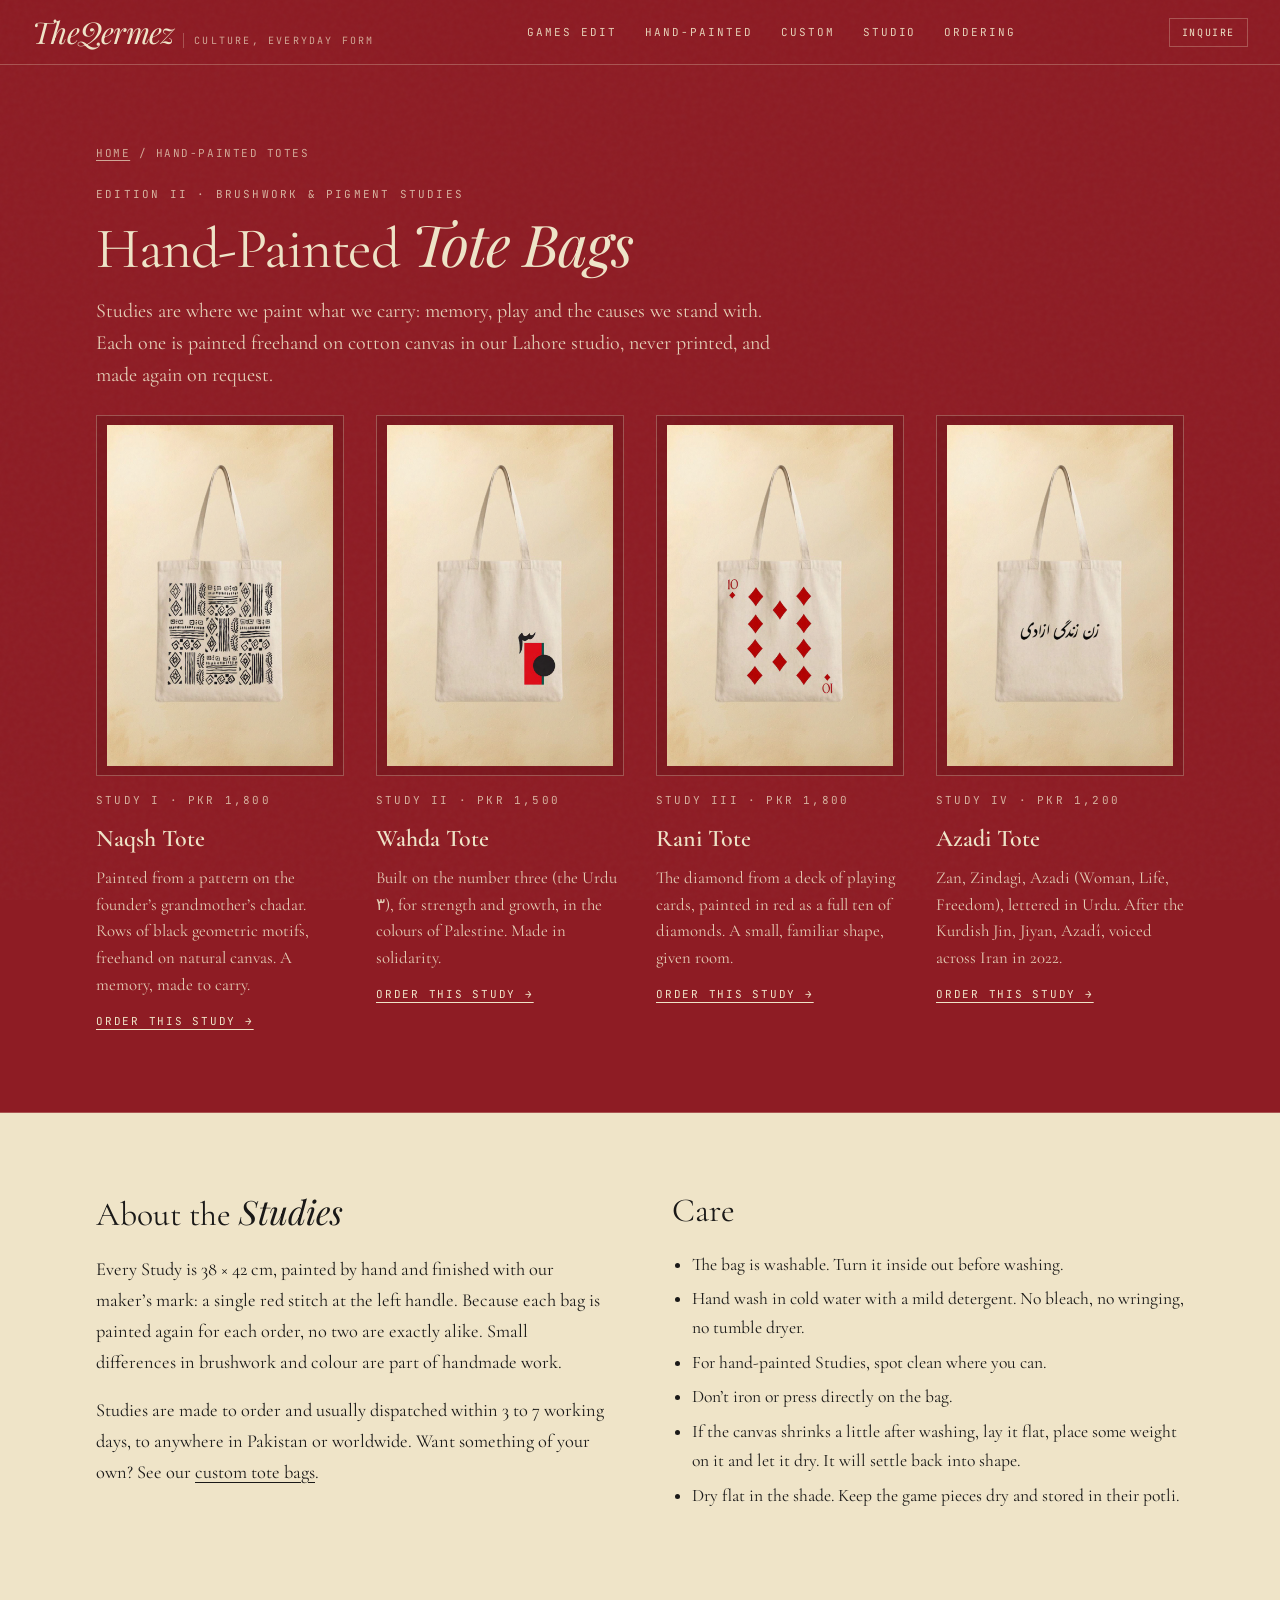
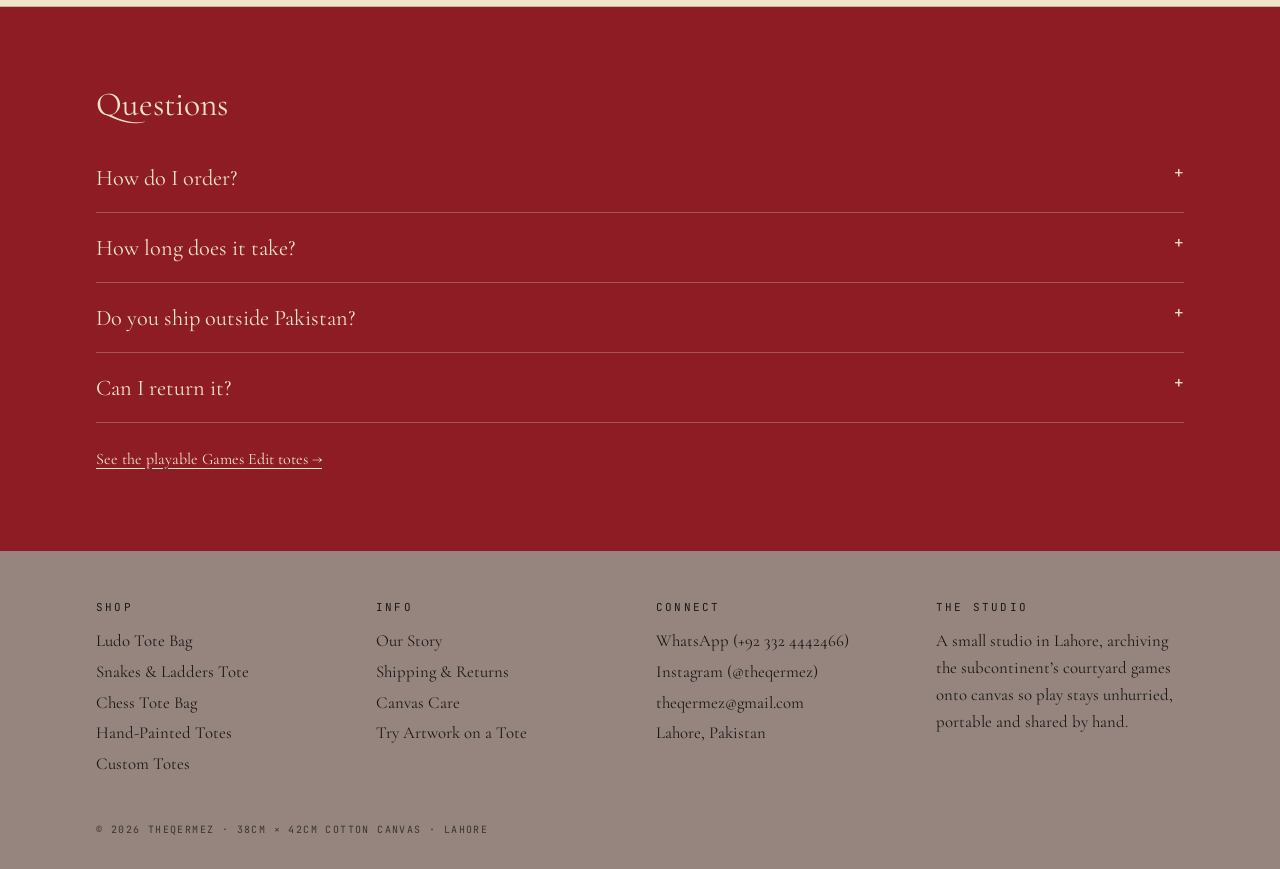
<file: hand-painted-tote-bags.html>
<!DOCTYPE html>
<html lang="en">
<head>
  <meta charset="UTF-8" />
  <meta name="viewport" content="width=device-width, initial-scale=1.0" />
  <title>Hand-Painted Tote Bags from Lahore | Painted Canvas Totes – TheQermez</title>
  <meta name="description" content="Hand-painted cotton canvas tote bags from a small studio in Lahore: Naqsh, Wahda, Rani and Azadi. Painted freehand, never printed, made to order from PKR 1,200. Shipped worldwide." />
  <link rel="canonical" href="https://www.theqermez.com/hand-painted-tote-bags" />
  <meta name="theme-color" content="#8E1C24" />
  <link rel="icon" href="/favicon.ico" sizes="any" />
  <link rel="icon" type="image/png" sizes="192x192" href="/icon-192.png" />
  <link rel="apple-touch-icon" href="/apple-touch-icon.png" />
  <meta property="og:type" content="website" />
  <meta property="og:site_name" content="TheQermez" />
  <meta property="og:url" content="https://www.theqermez.com/hand-painted-tote-bags" />
  <meta property="og:title" content="Hand-Painted Tote Bags from Lahore | Painted Canvas Totes – TheQermez" />
  <meta property="og:description" content="Hand-painted cotton canvas tote bags from a small studio in Lahore: Naqsh, Wahda, Rani and Azadi. Painted freehand, never printed, made to order from PKR 1,200. Shipped worldwide." />
  <meta property="og:image" content="https://www.theqermez.com/painted-1.jpg" />
  <meta name="twitter:card" content="summary_large_image" />
  <script type="application/ld+json">
{
  "@context": "https://schema.org",
  "@graph": [
    {
      "@type": "CollectionPage",
      "name": "Hand-Painted Tote Bags",
      "url": "https://www.theqermez.com/hand-painted-tote-bags",
      "mainEntity": {
        "@type": "ItemList",
        "itemListElement": [
          {
            "@type": "ListItem",
            "position": 1,
            "item": {
              "@type": "Product",
              "name": "Naqsh Tote — Hand-Painted",
              "image": "https://www.theqermez.com/painted-1.jpg",
              "description": "Painted from a pattern on the founder’s grandmother’s chadar. Rows of black geometric motifs, freehand on natural canvas. A memory, made to carry.",
              "brand": {
                "@type": "Brand",
                "name": "TheQermez"
              },
              "material": "Cotton canvas",
              "url": "https://www.theqermez.com/hand-painted-tote-bags#naqsh",
              "offers": {
                "@type": "Offer",
                "price": "1800",
                "priceCurrency": "PKR",
                "availability": "https://schema.org/MadeToOrder",
                "url": "https://www.theqermez.com/hand-painted-tote-bags#naqsh",
                "seller": {
                  "@id": "https://www.theqermez.com/#org"
                }
              }
            }
          },
          {
            "@type": "ListItem",
            "position": 2,
            "item": {
              "@type": "Product",
              "name": "Wahda Tote — Hand-Painted",
              "image": "https://www.theqermez.com/painted-2.jpg",
              "description": "Built on the number three (the Urdu ۳), for strength and growth, in the colours of Palestine. Made in solidarity.",
              "brand": {
                "@type": "Brand",
                "name": "TheQermez"
              },
              "material": "Cotton canvas",
              "url": "https://www.theqermez.com/hand-painted-tote-bags#wahda",
              "offers": {
                "@type": "Offer",
                "price": "1500",
                "priceCurrency": "PKR",
                "availability": "https://schema.org/MadeToOrder",
                "url": "https://www.theqermez.com/hand-painted-tote-bags#wahda",
                "seller": {
                  "@id": "https://www.theqermez.com/#org"
                }
              }
            }
          },
          {
            "@type": "ListItem",
            "position": 3,
            "item": {
              "@type": "Product",
              "name": "Rani Tote — Hand-Painted",
              "image": "https://www.theqermez.com/painted-3.jpg",
              "description": "The diamond from a deck of playing cards, painted in red as a full ten of diamonds. A small, familiar shape, given room.",
              "brand": {
                "@type": "Brand",
                "name": "TheQermez"
              },
              "material": "Cotton canvas",
              "url": "https://www.theqermez.com/hand-painted-tote-bags#rani",
              "offers": {
                "@type": "Offer",
                "price": "1800",
                "priceCurrency": "PKR",
                "availability": "https://schema.org/MadeToOrder",
                "url": "https://www.theqermez.com/hand-painted-tote-bags#rani",
                "seller": {
                  "@id": "https://www.theqermez.com/#org"
                }
              }
            }
          },
          {
            "@type": "ListItem",
            "position": 4,
            "item": {
              "@type": "Product",
              "name": "Azadi Tote — Hand-Painted",
              "image": "https://www.theqermez.com/painted-4.jpg",
              "description": "Zan, Zindagi, Azadi (Woman, Life, Freedom), lettered in Urdu. After the Kurdish Jin, Jiyan, Azadî, voiced across Iran in 2022.",
              "brand": {
                "@type": "Brand",
                "name": "TheQermez"
              },
              "material": "Cotton canvas",
              "url": "https://www.theqermez.com/hand-painted-tote-bags#azadi",
              "offers": {
                "@type": "Offer",
                "price": "1200",
                "priceCurrency": "PKR",
                "availability": "https://schema.org/MadeToOrder",
                "url": "https://www.theqermez.com/hand-painted-tote-bags#azadi",
                "seller": {
                  "@id": "https://www.theqermez.com/#org"
                }
              }
            }
          }
        ]
      }
    },
    {
      "@type": "BreadcrumbList",
      "itemListElement": [
        {
          "@type": "ListItem",
          "position": 1,
          "name": "Home",
          "item": "https://www.theqermez.com/"
        },
        {
          "@type": "ListItem",
          "position": 2,
          "name": "Hand-Painted Totes",
          "item": "https://www.theqermez.com/hand-painted-tote-bags"
        }
      ]
    },
    {
      "@type": "FAQPage",
      "mainEntity": [
        {
          "@type": "Question",
          "name": "How do I order?",
          "acceptedAnswer": {
            "@type": "Answer",
            "text": "Message us on WhatsApp or Instagram with the piece you’d like. We confirm availability, your total and dispatch date, then you pay by bank transfer in advance and we start making your bag."
          }
        },
        {
          "@type": "Question",
          "name": "How long does it take?",
          "acceptedAnswer": {
            "@type": "Answer",
            "text": "Every bag is made to order by hand. Most pieces are dispatched within 3 to 7 working days. Bespoke pieces take 7–10 working days after mockup approval."
          }
        },
        {
          "@type": "Question",
          "name": "Do you ship outside Pakistan?",
          "acceptedAnswer": {
            "@type": "Answer",
            "text": "Yes. We deliver to every city in Pakistan and ship worldwide. Delivery charges depend on the destination and are confirmed before you pay. International customers pay any customs duties or taxes charged in their country."
          }
        },
        {
          "@type": "Question",
          "name": "Can I return it?",
          "acceptedAnswer": {
            "@type": "Answer",
            "text": "Because every bag is made for you, we don’t accept returns for a change of mind. If your order arrives damaged or isn’t what you ordered, message us within 48 hours of delivery with photos and we’ll replace it or refund you in full, including delivery."
          }
        }
      ]
    }
  ]
}
  </script>
  <link rel="preconnect" href="https://fonts.googleapis.com" />
  <link rel="preconnect" href="https://fonts.gstatic.com" crossorigin />
  <link href="https://fonts.googleapis.com/css2?family=Cormorant+Garamond:ital,wght@0,400;0,500;0,600;0,700;1,400;1,600&family=JetBrains+Mono:wght@400;500&family=Playfair+Display:ital,wght@0,400;0,600;1,400;1,600&display=swap" rel="stylesheet" />
  <link rel="stylesheet" href="/site.css" />
</head>
<body class="paper-grain selection:bg-parchment selection:text-crimson">
  <header id="top" class="sticky top-0 z-50 bg-crimson/95 backdrop-blur-md border-b hairline-parchment">
    <div class="max-w-7xl mx-auto px-4 sm:px-8 h-16 flex items-center justify-between">
      <a href="/" class="flex items-baseline gap-2.5 group">
        <span class="font-display italic text-2xl sm:text-3xl tracking-tight text-parchment group-hover:opacity-90 transition">TheQermez</span>
        <span class="hidden xl:inline-block font-mono text-[10px] uppercase tracking-[0.22em] text-parchment/70 border-l hairline-parchment pl-2.5 whitespace-nowrap">Culture, Everyday Form</span>
      </a>
      <nav class="hidden lg:flex items-center gap-7 whitespace-nowrap font-mono text-[11px] uppercase tracking-[0.18em] text-parchment/90">
        <a href="/#games-edit" class="hover:text-white hover:underline underline-offset-4 transition">Games Edit</a>
        <a href="/hand-painted-tote-bags" class="hover:text-white hover:underline underline-offset-4 transition">Hand-Painted</a>
        <a href="/custom-tote-bags" class="hover:text-white hover:underline underline-offset-4 transition">Custom</a>
        <a href="/about" class="hover:text-white hover:underline underline-offset-4 transition">Studio</a>
        <a href="/shipping-returns" class="hover:text-white hover:underline underline-offset-4 transition">Ordering</a>
      </nav>
      <div class="flex items-center gap-3">
        <a href="https://wa.me/923324442466?text=Assalam-o-Alaikum%20TheQermez!%20I%20would%20like%20to%20inquire%20about%20a%20tote." target="_blank" rel="noopener" class="font-mono text-[10px] uppercase tracking-[0.16em] px-3 py-1.5 border hairline-parchment text-parchment hover:bg-parchment hover:text-crimson transition">Inquire</a>
        <button id="mobileMenuBtn" aria-label="Toggle Menu" class="lg:hidden p-2 border hairline-parchment text-parchment">
          <svg class="w-4 h-4" fill="none" stroke="currentColor" viewBox="0 0 24 24"><path stroke-linecap="square" stroke-width="1.5" d="M4 7h16M4 12h16M4 17h16" /></svg>
        </button>
      </div>
    </div>
    <div id="mobileMenu" class="hidden lg:hidden bg-crimson-dark border-b hairline-parchment px-6 py-4 space-y-3 font-mono text-xs uppercase tracking-[0.18em]">
      <a href="/#games-edit" class="block py-1 text-parchment/90 hover:text-white">Games Edit</a>
      <a href="/hand-painted-tote-bags" class="block py-1 text-parchment/90 hover:text-white">Hand-Painted</a>
      <a href="/custom-tote-bags" class="block py-1 text-parchment/90 hover:text-white">Custom</a>
      <a href="/about" class="block py-1 text-parchment/90 hover:text-white">Studio</a>
      <a href="/shipping-returns" class="block py-1 text-parchment/90 hover:text-white">Ordering</a>
      <a href="https://www.instagram.com/theqermez/" target="_blank" rel="noopener" class="block py-1 text-parchment/90 hover:text-white">Instagram ↗</a>
    </div>
  </header>
  <main>
    <section class="q-dark q-pad q-border">
      <div class="q-wrap">
        <nav class="q-crumbs" aria-label="Breadcrumb"><a href="/">Home</a> / Hand-Painted Totes</nav>
        <span class="q-kicker">Edition II · Brushwork &amp; Pigment Studies</span>
        <h1 class="q-h1">Hand-Painted <em>Tote Bags</em></h1>
        <p class="q-lead" style="max-width:44rem">Studies are where we paint what we carry: memory, play and the causes we stand with. Each one is painted freehand on cotton canvas in our Lahore studio, never printed, and made again on request.</p>
        <div class="q-grid3 q-four">
          <article class="q-card" id="naqsh">
            <div class="q-img"><img src="/painted-1.jpg" alt="Naqsh hand-painted tote bag with black geometric chadar pattern on natural canvas" width="832" height="1248" /></div>
            <span class="q-kicker" style="margin-top:1rem">Study I · PKR&nbsp;1,800</span>
            <h2 class="q-h3">Naqsh Tote</h2>
            <p>Painted from a pattern on the founder’s grandmother’s chadar. Rows of black geometric motifs, freehand on natural canvas. A memory, made to carry.</p>
            <a class="q-link" href="https://wa.me/923324442466?text=Assalam-o-Alaikum%20TheQermez!%20I%20would%20like%20to%20order%20Study%20I:%20Naqsh%20Tote%20(PKR%201,800)." target="_blank" rel="noopener">Order this Study →</a>
          </article>
          <article class="q-card" id="wahda">
            <div class="q-img"><img src="/painted-2.jpg" alt="Wahda hand-painted tote bag with Urdu numeral three in red, black and green" width="832" height="1248" /></div>
            <span class="q-kicker" style="margin-top:1rem">Study II · PKR&nbsp;1,500</span>
            <h2 class="q-h3">Wahda Tote</h2>
            <p>Built on the number three (the Urdu ۳), for strength and growth, in the colours of Palestine. Made in solidarity.</p>
            <a class="q-link" href="https://wa.me/923324442466?text=Assalam-o-Alaikum%20TheQermez!%20I%20would%20like%20to%20order%20Study%20II:%20Wahda%20Tote%20(PKR%201,500)." target="_blank" rel="noopener">Order this Study →</a>
          </article>
          <article class="q-card" id="rani">
            <div class="q-img"><img src="/painted-3.jpg" alt="Rani hand-painted tote bag showing the ten of diamonds playing card in red" width="832" height="1248" /></div>
            <span class="q-kicker" style="margin-top:1rem">Study III · PKR&nbsp;1,800</span>
            <h2 class="q-h3">Rani Tote</h2>
            <p>The diamond from a deck of playing cards, painted in red as a full ten of diamonds. A small, familiar shape, given room.</p>
            <a class="q-link" href="https://wa.me/923324442466?text=Assalam-o-Alaikum%20TheQermez!%20I%20would%20like%20to%20order%20Study%20III:%20Rani%20Tote%20(PKR%201,800)." target="_blank" rel="noopener">Order this Study →</a>
          </article>
          <article class="q-card" id="azadi">
            <div class="q-img"><img src="/painted-4.jpg" alt="Azadi hand-painted tote bag lettered in Urdu: Zan, Zindagi, Azadi (Woman, Life, Freedom)" width="832" height="1248" /></div>
            <span class="q-kicker" style="margin-top:1rem">Study IV · PKR&nbsp;1,200</span>
            <h2 class="q-h3">Azadi Tote</h2>
            <p>Zan, Zindagi, Azadi (Woman, Life, Freedom), lettered in Urdu. After the Kurdish Jin, Jiyan, Azadî, voiced across Iran in 2022.</p>
            <a class="q-link" href="https://wa.me/923324442466?text=Assalam-o-Alaikum%20TheQermez!%20I%20would%20like%20to%20order%20Study%20IV:%20Azadi%20Tote%20(PKR%201,200)." target="_blank" rel="noopener">Order this Study →</a>
          </article>
        </div>
      </div>
    </section>
    <section class="q-light q-pad q-border">
      <div class="q-wrap q-grid">
        <div class="q-prose">
          <h2 class="q-h2">About the <em>Studies</em></h2>
          <p>Every Study is 38 × 42 cm, painted by hand and finished with our maker’s mark: a single red stitch at the left handle. Because each bag is painted again for each order, no two are exactly alike. Small differences in brushwork and colour are part of handmade work.</p>
          <p>Studies are made to order and usually dispatched within 3 to 7 working days, to anywhere in Pakistan or worldwide. Want something of your own? See our <a href="/custom-tote-bags">custom tote bags</a>.</p>
        </div>
        <div class="q-prose">
          <h2 class="q-h2">Care</h2>
          <ul><li>The bag is washable. Turn it inside out before washing.</li><li>Hand wash in cold water with a mild detergent. No bleach, no wringing, no tumble dryer.</li><li>For hand-painted Studies, spot clean where you can.</li><li>Don’t iron or press directly on the bag.</li><li>If the canvas shrinks a little after washing, lay it flat, place some weight on it and let it dry. It will settle back into shape.</li><li>Dry flat in the shade. Keep the game pieces dry and stored in their potli.</li></ul>
        </div>
      </div>
    </section>
    <section class="q-dark q-pad">
      <div class="q-wrap">
        <h2 class="q-h2">Questions</h2>
        <div class="q-faq">
        <details><summary>How do I order? <span class="summary-mark font-mono text-base">+</span></summary><div>Message us on WhatsApp or Instagram with the piece you’d like. We confirm availability, your total and dispatch date, then you pay by bank transfer in advance and we start making your bag.</div></details>
        <details><summary>How long does it take? <span class="summary-mark font-mono text-base">+</span></summary><div>Every bag is made to order by hand. Most pieces are dispatched within 3 to 7 working days. Bespoke pieces take 7–10 working days after mockup approval.</div></details>
        <details><summary>Do you ship outside Pakistan? <span class="summary-mark font-mono text-base">+</span></summary><div>Yes. We deliver to every city in Pakistan and ship worldwide. Delivery charges depend on the destination and are confirmed before you pay. International customers pay any customs duties or taxes charged in their country.</div></details>
        <details><summary>Can I return it? <span class="summary-mark font-mono text-base">+</span></summary><div>Because every bag is made for you, we don’t accept returns for a change of mind. If your order arrives damaged or isn’t what you ordered, message us within 48 hours of delivery with photos and we’ll replace it or refund you in full, including delivery.</div></details>
      </div>
        <p class="q-prose" style="margin-top:1.5rem"><a href="/#games-edit">See the playable Games Edit totes →</a></p>
      </div>
    </section>
  </main>
  <footer class="q-foot">
    <div class="q-wrap">
      <div class="q-foot-grid">
        <div><h4>SHOP</h4><ul>
          <li><a href="/ludo-tote-bag">Ludo Tote Bag</a></li>
          <li><a href="/snakes-and-ladders-tote-bag">Snakes &amp; Ladders Tote</a></li>
          <li><a href="/chess-tote-bag">Chess Tote Bag</a></li>
          <li><a href="/hand-painted-tote-bags">Hand-Painted Totes</a></li>
          <li><a href="/custom-tote-bags">Custom Totes</a></li>
        </ul></div>
        <div><h4>INFO</h4><ul>
          <li><a href="/about">Our Story</a></li>
          <li><a href="/shipping-returns">Shipping &amp; Returns</a></li>
          <li><a href="/shipping-returns#care">Canvas Care</a></li>
          <li><a href="/#bespoke-studio">Try Artwork on a Tote</a></li>
        </ul></div>
        <div><h4>CONNECT</h4><ul>
          <li><a href="https://wa.me/923324442466" target="_blank" rel="noopener">WhatsApp (+92 332 4442466)</a></li>
          <li><a href="https://www.instagram.com/theqermez/" target="_blank" rel="noopener">Instagram (@theqermez)</a></li>
          <li><a href="mailto:theqermez@gmail.com">theqermez@gmail.com</a></li>
          <li>Lahore, Pakistan</li>
        </ul></div>
        <div><h4>THE STUDIO</h4>
          <p style="font-size:1.05rem;line-height:1.6">A small studio in Lahore, archiving the subcontinent’s courtyard games onto canvas so play stays unhurried, portable and shared by hand.</p>
        </div>
      </div>
      <small>© 2026 TheQermez · 38cm × 42cm Cotton Canvas · Lahore</small>
    </div>
  </footer>
  <script>
    (function(){var b=document.getElementById('mobileMenuBtn'),m=document.getElementById('mobileMenu');
    if(b&&m)b.addEventListener('click',function(){m.classList.toggle('hidden')});})();
  </script>
</body>
</html>
</file>
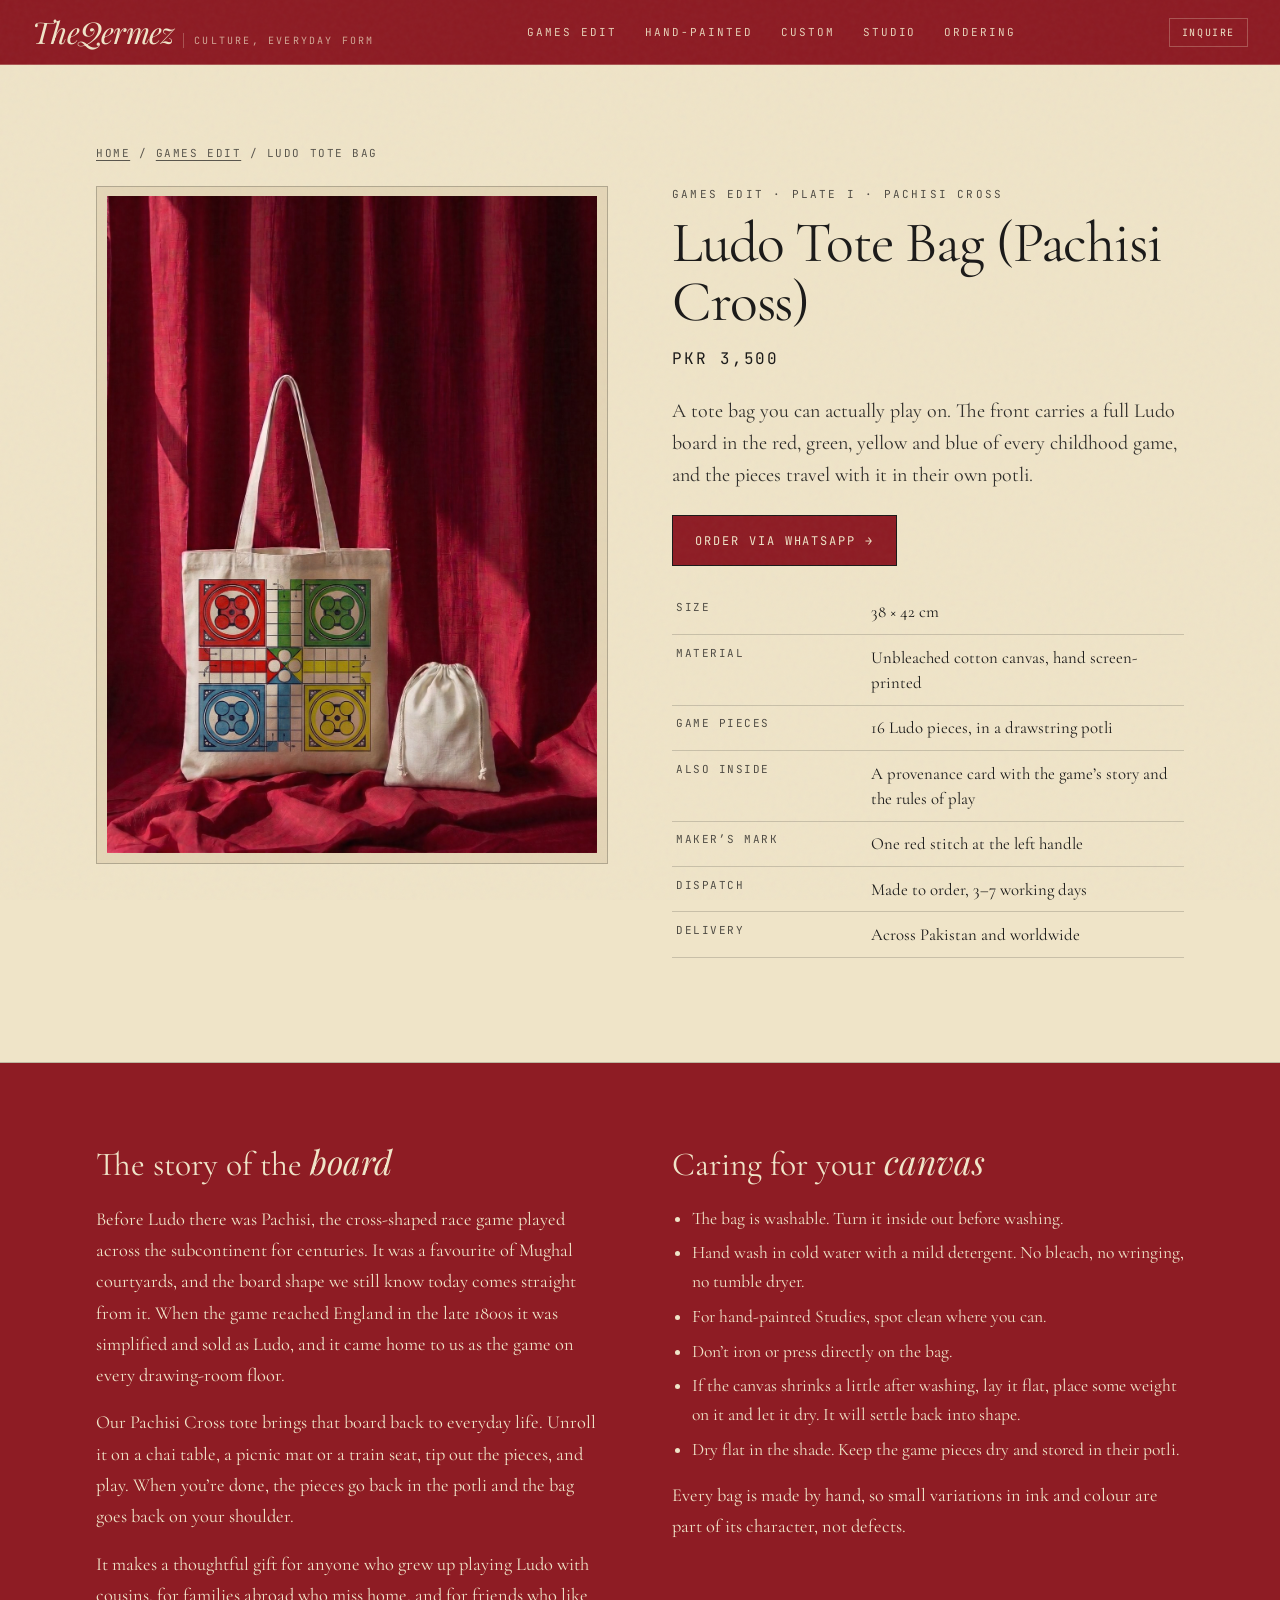
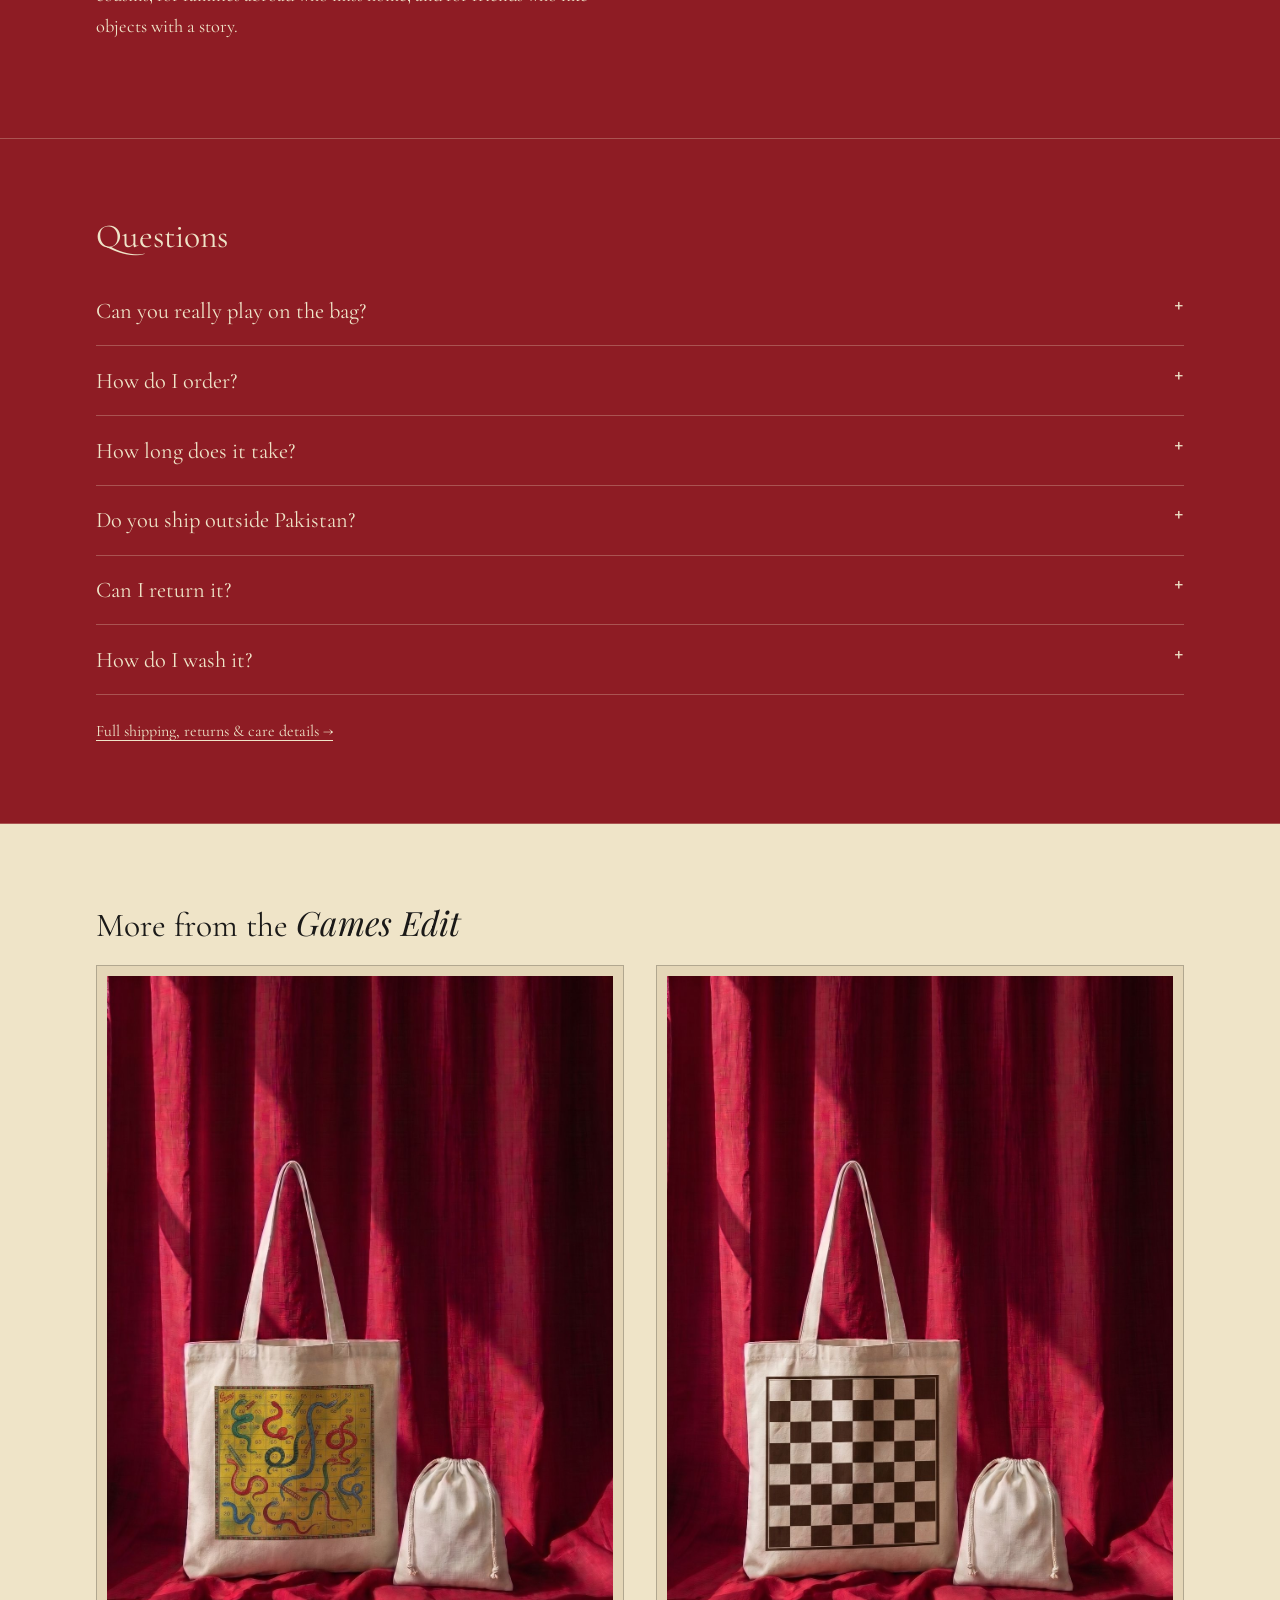
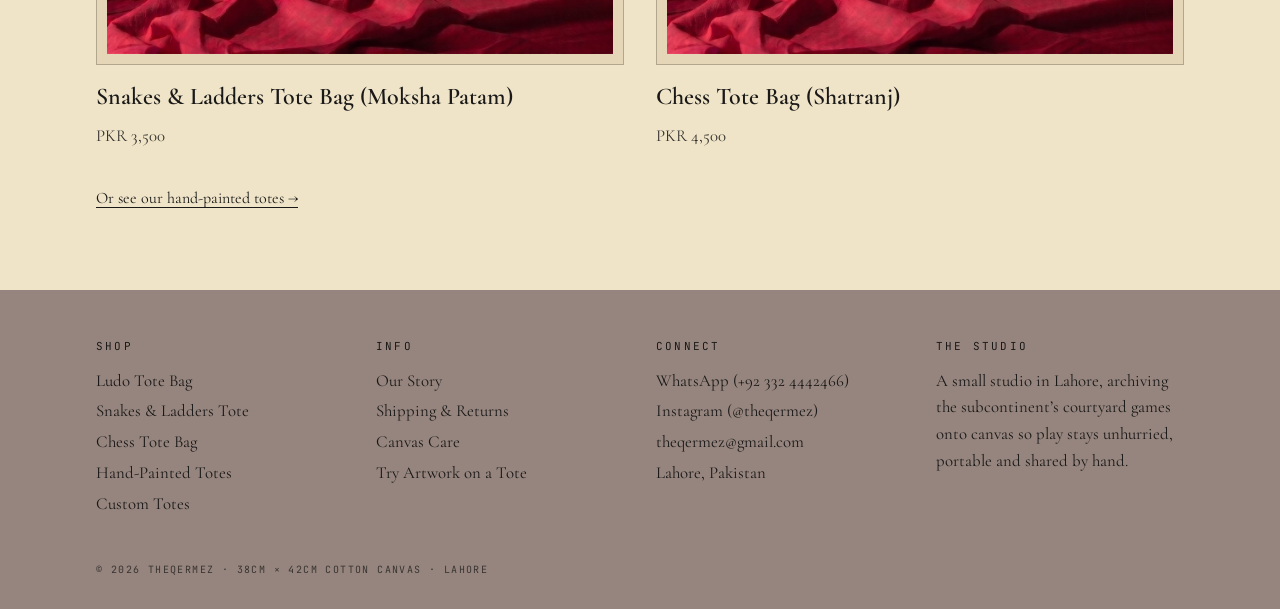
<file: ludo-tote-bag.html>
<!DOCTYPE html>
<html lang="en">
<head>
  <meta charset="UTF-8" />
  <meta name="viewport" content="width=device-width, initial-scale=1.0" />
  <title>Ludo Tote Bag with 16 Pieces | Playable Pachisi Board – TheQermez</title>
  <meta name="description" content="A cotton canvas tote bag printed with a playable Ludo (Pachisi) board, with a potli of 16 game pieces. Hand screen-printed in Lahore. PKR 3,500, shipped across Pakistan and worldwide." />
  <link rel="canonical" href="https://www.theqermez.com/ludo-tote-bag" />
  <meta name="theme-color" content="#8E1C24" />
  <link rel="icon" href="/favicon.ico" sizes="any" />
  <link rel="icon" type="image/png" sizes="192x192" href="/icon-192.png" />
  <link rel="apple-touch-icon" href="/apple-touch-icon.png" />
  <meta property="og:type" content="product" />
  <meta property="og:site_name" content="TheQermez" />
  <meta property="og:url" content="https://www.theqermez.com/ludo-tote-bag" />
  <meta property="og:title" content="Ludo Tote Bag with 16 Pieces | Playable Pachisi Board – TheQermez" />
  <meta property="og:description" content="A cotton canvas tote bag printed with a playable Ludo (Pachisi) board, with a potli of 16 game pieces. Hand screen-printed in Lahore. PKR 3,500, shipped across Pakistan and worldwide." />
  <meta property="og:image" content="https://www.theqermez.com/painted-5.jpg" />
  <meta name="twitter:card" content="summary_large_image" />
  <script type="application/ld+json">
{
  "@context": "https://schema.org",
  "@graph": [
    {
      "@type": "Product",
      "name": "Ludo Tote Bag (Pachisi Cross)",
      "image": "https://www.theqermez.com/painted-5.jpg",
      "description": "A cotton canvas tote bag printed with a playable Ludo (Pachisi) board, with a potli of 16 game pieces. Hand screen-printed in Lahore. PKR 3,500, shipped across Pakistan and worldwide.",
      "brand": {
        "@type": "Brand",
        "name": "TheQermez"
      },
      "material": "Cotton canvas",
      "offers": {
        "@type": "Offer",
        "price": "3500",
        "priceCurrency": "PKR",
        "availability": "https://schema.org/MadeToOrder",
        "url": "https://www.theqermez.com/ludo-tote-bag",
        "seller": {
          "@id": "https://www.theqermez.com/#org"
        }
      }
    },
    {
      "@type": "BreadcrumbList",
      "itemListElement": [
        {
          "@type": "ListItem",
          "position": 1,
          "name": "Home",
          "item": "https://www.theqermez.com/"
        },
        {
          "@type": "ListItem",
          "position": 2,
          "name": "Games Edit",
          "item": "https://www.theqermez.com/#games-edit"
        },
        {
          "@type": "ListItem",
          "position": 3,
          "name": "Ludo Tote Bag",
          "item": "https://www.theqermez.com/ludo-tote-bag"
        }
      ]
    },
    {
      "@type": "FAQPage",
      "mainEntity": [
        {
          "@type": "Question",
          "name": "Can you really play on the bag?",
          "acceptedAnswer": {
            "@type": "Answer",
            "text": "Yes. The board is printed on the front of the tote. Lay the bag flat, take the pieces out of the potli and play. It comes with 16 Ludo pieces."
          }
        },
        {
          "@type": "Question",
          "name": "How do I order?",
          "acceptedAnswer": {
            "@type": "Answer",
            "text": "Message us on WhatsApp or Instagram with the piece you’d like. We confirm availability, your total and dispatch date, then you pay by bank transfer in advance and we start making your bag."
          }
        },
        {
          "@type": "Question",
          "name": "How long does it take?",
          "acceptedAnswer": {
            "@type": "Answer",
            "text": "Every bag is made to order by hand. Most pieces are dispatched within 3 to 7 working days. Bespoke pieces take 7–10 working days after mockup approval."
          }
        },
        {
          "@type": "Question",
          "name": "Do you ship outside Pakistan?",
          "acceptedAnswer": {
            "@type": "Answer",
            "text": "Yes. We deliver to every city in Pakistan and ship worldwide. Delivery charges depend on the destination and are confirmed before you pay. International customers pay any customs duties or taxes charged in their country."
          }
        },
        {
          "@type": "Question",
          "name": "Can I return it?",
          "acceptedAnswer": {
            "@type": "Answer",
            "text": "Because every bag is made for you, we don’t accept returns for a change of mind. If your order arrives damaged or isn’t what you ordered, message us within 48 hours of delivery with photos and we’ll replace it or refund you in full, including delivery."
          }
        },
        {
          "@type": "Question",
          "name": "How do I wash it?",
          "acceptedAnswer": {
            "@type": "Answer",
            "text": "Turn the bag inside out and hand wash in cold water. Don’t iron or press directly on it. If it shrinks slightly, lay it flat with some weight on it while it dries."
          }
        }
      ]
    }
  ]
}
  </script>
  <link rel="preconnect" href="https://fonts.googleapis.com" />
  <link rel="preconnect" href="https://fonts.gstatic.com" crossorigin />
  <link href="https://fonts.googleapis.com/css2?family=Cormorant+Garamond:ital,wght@0,400;0,500;0,600;0,700;1,400;1,600&family=JetBrains+Mono:wght@400;500&family=Playfair+Display:ital,wght@0,400;0,600;1,400;1,600&display=swap" rel="stylesheet" />
  <link rel="stylesheet" href="/site.css" />
</head>
<body class="paper-grain selection:bg-parchment selection:text-crimson">
  <header id="top" class="sticky top-0 z-50 bg-crimson/95 backdrop-blur-md border-b hairline-parchment">
    <div class="max-w-7xl mx-auto px-4 sm:px-8 h-16 flex items-center justify-between">
      <a href="/" class="flex items-baseline gap-2.5 group">
        <span class="font-display italic text-2xl sm:text-3xl tracking-tight text-parchment group-hover:opacity-90 transition">TheQermez</span>
        <span class="hidden xl:inline-block font-mono text-[10px] uppercase tracking-[0.22em] text-parchment/70 border-l hairline-parchment pl-2.5 whitespace-nowrap">Culture, Everyday Form</span>
      </a>
      <nav class="hidden lg:flex items-center gap-7 whitespace-nowrap font-mono text-[11px] uppercase tracking-[0.18em] text-parchment/90">
        <a href="/#games-edit" class="hover:text-white hover:underline underline-offset-4 transition">Games Edit</a>
        <a href="/hand-painted-tote-bags" class="hover:text-white hover:underline underline-offset-4 transition">Hand-Painted</a>
        <a href="/custom-tote-bags" class="hover:text-white hover:underline underline-offset-4 transition">Custom</a>
        <a href="/about" class="hover:text-white hover:underline underline-offset-4 transition">Studio</a>
        <a href="/shipping-returns" class="hover:text-white hover:underline underline-offset-4 transition">Ordering</a>
      </nav>
      <div class="flex items-center gap-3">
        <a href="https://wa.me/923324442466?text=Assalam-o-Alaikum%20TheQermez!%20I%20would%20like%20to%20inquire%20about%20a%20tote." target="_blank" rel="noopener" class="font-mono text-[10px] uppercase tracking-[0.16em] px-3 py-1.5 border hairline-parchment text-parchment hover:bg-parchment hover:text-crimson transition">Inquire</a>
        <button id="mobileMenuBtn" aria-label="Toggle Menu" class="lg:hidden p-2 border hairline-parchment text-parchment">
          <svg class="w-4 h-4" fill="none" stroke="currentColor" viewBox="0 0 24 24"><path stroke-linecap="square" stroke-width="1.5" d="M4 7h16M4 12h16M4 17h16" /></svg>
        </button>
      </div>
    </div>
    <div id="mobileMenu" class="hidden lg:hidden bg-crimson-dark border-b hairline-parchment px-6 py-4 space-y-3 font-mono text-xs uppercase tracking-[0.18em]">
      <a href="/#games-edit" class="block py-1 text-parchment/90 hover:text-white">Games Edit</a>
      <a href="/hand-painted-tote-bags" class="block py-1 text-parchment/90 hover:text-white">Hand-Painted</a>
      <a href="/custom-tote-bags" class="block py-1 text-parchment/90 hover:text-white">Custom</a>
      <a href="/about" class="block py-1 text-parchment/90 hover:text-white">Studio</a>
      <a href="/shipping-returns" class="block py-1 text-parchment/90 hover:text-white">Ordering</a>
      <a href="https://www.instagram.com/theqermez/" target="_blank" rel="noopener" class="block py-1 text-parchment/90 hover:text-white">Instagram ↗</a>
    </div>
  </header>
  <main>
    <section class="q-light q-pad q-border">
      <div class="q-wrap">
        <nav class="q-crumbs" aria-label="Breadcrumb"><a href="/">Home</a> / <a href="/#games-edit">Games Edit</a> / Ludo Tote Bag</nav>
        <div class="q-grid">
          <div class="q-img"><img src="/painted-5.jpg" alt="Ludo (Pachisi) board tote bag in red, green, yellow and blue, with drawstring pouch of game pieces" width="1200" height="1607" /></div>
          <div>
            <span class="q-kicker">Games Edit · Plate I · Pachisi Cross</span>
            <h1 class="q-h1">Ludo Tote Bag (Pachisi Cross)</h1>
            <span class="q-price">PKR 3,500</span>
            <p class="q-lead">A tote bag you can actually play on. The front carries a full Ludo board in the red, green, yellow and blue of every childhood game, and the pieces travel with it in their own potli.</p>
            <a class="q-btn" href="https://wa.me/923324442466?text=Assalam-o-Alaikum%20TheQermez!%20I%20would%20like%20to%20order%20the%20Ludo%20Tote%20Bag%20(Pachisi%20Cross)%20(PKR%203,500)." target="_blank" rel="noopener">Order via WhatsApp →</a>
            <table class="q-specs">
              <tr><th>Size</th><td>38 × 42 cm</td></tr>
              <tr><th>Material</th><td>Unbleached cotton canvas, hand screen-printed</td></tr>
              <tr><th>Game pieces</th><td>16 Ludo pieces, in a drawstring potli</td></tr>
              <tr><th>Also inside</th><td>A provenance card with the game’s story and the rules of play</td></tr>
              <tr><th>Maker’s mark</th><td>One red stitch at the left handle</td></tr>
              <tr><th>Dispatch</th><td>Made to order, 3–7 working days</td></tr>
              <tr><th>Delivery</th><td>Across Pakistan and worldwide</td></tr>
            </table>
          </div>
        </div>
      </div>
    </section>
    <section class="q-dark q-pad q-border">
      <div class="q-wrap q-grid">
        <div class="q-prose">
          <h2 class="q-h2">The story of the <em>board</em></h2>
          <p>Before Ludo there was Pachisi, the cross-shaped race game played across the subcontinent for centuries. It was a favourite of Mughal courtyards, and the board shape we still know today comes straight from it. When the game reached England in the late 1800s it was simplified and sold as Ludo, and it came home to us as the game on every drawing-room floor.</p><p>Our Pachisi Cross tote brings that board back to everyday life. Unroll it on a chai table, a picnic mat or a train seat, tip out the pieces, and play. When you’re done, the pieces go back in the potli and the bag goes back on your shoulder.</p>
          <p>It makes a thoughtful gift for anyone who grew up playing Ludo with cousins, for families abroad who miss home, and for friends who like objects with a story.</p>
        </div>
        <div class="q-prose" id="care">
          <h2 class="q-h2">Caring for your <em>canvas</em></h2>
          <ul><li>The bag is washable. Turn it inside out before washing.</li><li>Hand wash in cold water with a mild detergent. No bleach, no wringing, no tumble dryer.</li><li>For hand-painted Studies, spot clean where you can.</li><li>Don’t iron or press directly on the bag.</li><li>If the canvas shrinks a little after washing, lay it flat, place some weight on it and let it dry. It will settle back into shape.</li><li>Dry flat in the shade. Keep the game pieces dry and stored in their potli.</li></ul>
          <p>Every bag is made by hand, so small variations in ink and colour are part of its character, not defects.</p>
        </div>
      </div>
    </section>
    <section class="q-dark q-pad q-border">
      <div class="q-wrap">
        <h2 class="q-h2">Questions</h2>
        <div class="q-faq">
        <details><summary>Can you really play on the bag? <span class="summary-mark font-mono text-base">+</span></summary><div>Yes. The board is printed on the front of the tote. Lay the bag flat, take the pieces out of the potli and play. It comes with 16 Ludo pieces.</div></details>
        <details><summary>How do I order? <span class="summary-mark font-mono text-base">+</span></summary><div>Message us on WhatsApp or Instagram with the piece you’d like. We confirm availability, your total and dispatch date, then you pay by bank transfer in advance and we start making your bag.</div></details>
        <details><summary>How long does it take? <span class="summary-mark font-mono text-base">+</span></summary><div>Every bag is made to order by hand. Most pieces are dispatched within 3 to 7 working days. Bespoke pieces take 7–10 working days after mockup approval.</div></details>
        <details><summary>Do you ship outside Pakistan? <span class="summary-mark font-mono text-base">+</span></summary><div>Yes. We deliver to every city in Pakistan and ship worldwide. Delivery charges depend on the destination and are confirmed before you pay. International customers pay any customs duties or taxes charged in their country.</div></details>
        <details><summary>Can I return it? <span class="summary-mark font-mono text-base">+</span></summary><div>Because every bag is made for you, we don’t accept returns for a change of mind. If your order arrives damaged or isn’t what you ordered, message us within 48 hours of delivery with photos and we’ll replace it or refund you in full, including delivery.</div></details>
        <details><summary>How do I wash it? <span class="summary-mark font-mono text-base">+</span></summary><div>Turn the bag inside out and hand wash in cold water. Don’t iron or press directly on it. If it shrinks slightly, lay it flat with some weight on it while it dries.</div></details>
      </div>
        <p class="q-prose" style="margin-top:1.5rem"><a href="/shipping-returns">Full shipping, returns &amp; care details →</a></p>
      </div>
    </section>
    <section class="q-light q-pad">
      <div class="q-wrap">
        <h2 class="q-h2">More from the <em>Games Edit</em></h2>
        <div class="q-grid3">
          <a class="q-card" href="/snakes-and-ladders-tote-bag"><div class="q-img"><img src="/painted-6.jpg" alt="Snakes and Ladders (Moksha Patam) board tote bag with drawstring pouch of game pieces" loading="lazy" decoding="async" /></div><h3 class="q-h3">Snakes & Ladders Tote Bag (Moksha Patam)</h3><p>PKR 3,500</p></a>
          <a class="q-card" href="/chess-tote-bag"><div class="q-img"><img src="/painted-7.jpg" alt="Chess (Shatranj) board tote bag with black and cream checkerboard and pouch of chess pieces" loading="lazy" decoding="async" /></div><h3 class="q-h3">Chess Tote Bag (Shatranj)</h3><p>PKR 4,500</p></a>
        </div>
        <p class="q-prose" style="margin-top:2rem"><a href="/hand-painted-tote-bags">Or see our hand-painted totes →</a></p>
      </div>
    </section>
  </main>
  <footer class="q-foot">
    <div class="q-wrap">
      <div class="q-foot-grid">
        <div><h4>SHOP</h4><ul>
          <li><a href="/ludo-tote-bag">Ludo Tote Bag</a></li>
          <li><a href="/snakes-and-ladders-tote-bag">Snakes &amp; Ladders Tote</a></li>
          <li><a href="/chess-tote-bag">Chess Tote Bag</a></li>
          <li><a href="/hand-painted-tote-bags">Hand-Painted Totes</a></li>
          <li><a href="/custom-tote-bags">Custom Totes</a></li>
        </ul></div>
        <div><h4>INFO</h4><ul>
          <li><a href="/about">Our Story</a></li>
          <li><a href="/shipping-returns">Shipping &amp; Returns</a></li>
          <li><a href="/shipping-returns#care">Canvas Care</a></li>
          <li><a href="/#bespoke-studio">Try Artwork on a Tote</a></li>
        </ul></div>
        <div><h4>CONNECT</h4><ul>
          <li><a href="https://wa.me/923324442466" target="_blank" rel="noopener">WhatsApp (+92 332 4442466)</a></li>
          <li><a href="https://www.instagram.com/theqermez/" target="_blank" rel="noopener">Instagram (@theqermez)</a></li>
          <li><a href="mailto:theqermez@gmail.com">theqermez@gmail.com</a></li>
          <li>Lahore, Pakistan</li>
        </ul></div>
        <div><h4>THE STUDIO</h4>
          <p style="font-size:1.05rem;line-height:1.6">A small studio in Lahore, archiving the subcontinent’s courtyard games onto canvas so play stays unhurried, portable and shared by hand.</p>
        </div>
      </div>
      <small>© 2026 TheQermez · 38cm × 42cm Cotton Canvas · Lahore</small>
    </div>
  </footer>
  <script>
    (function(){var b=document.getElementById('mobileMenuBtn'),m=document.getElementById('mobileMenu');
    if(b&&m)b.addEventListener('click',function(){m.classList.toggle('hidden')});})();
  </script>
</body>
</html>
</file>
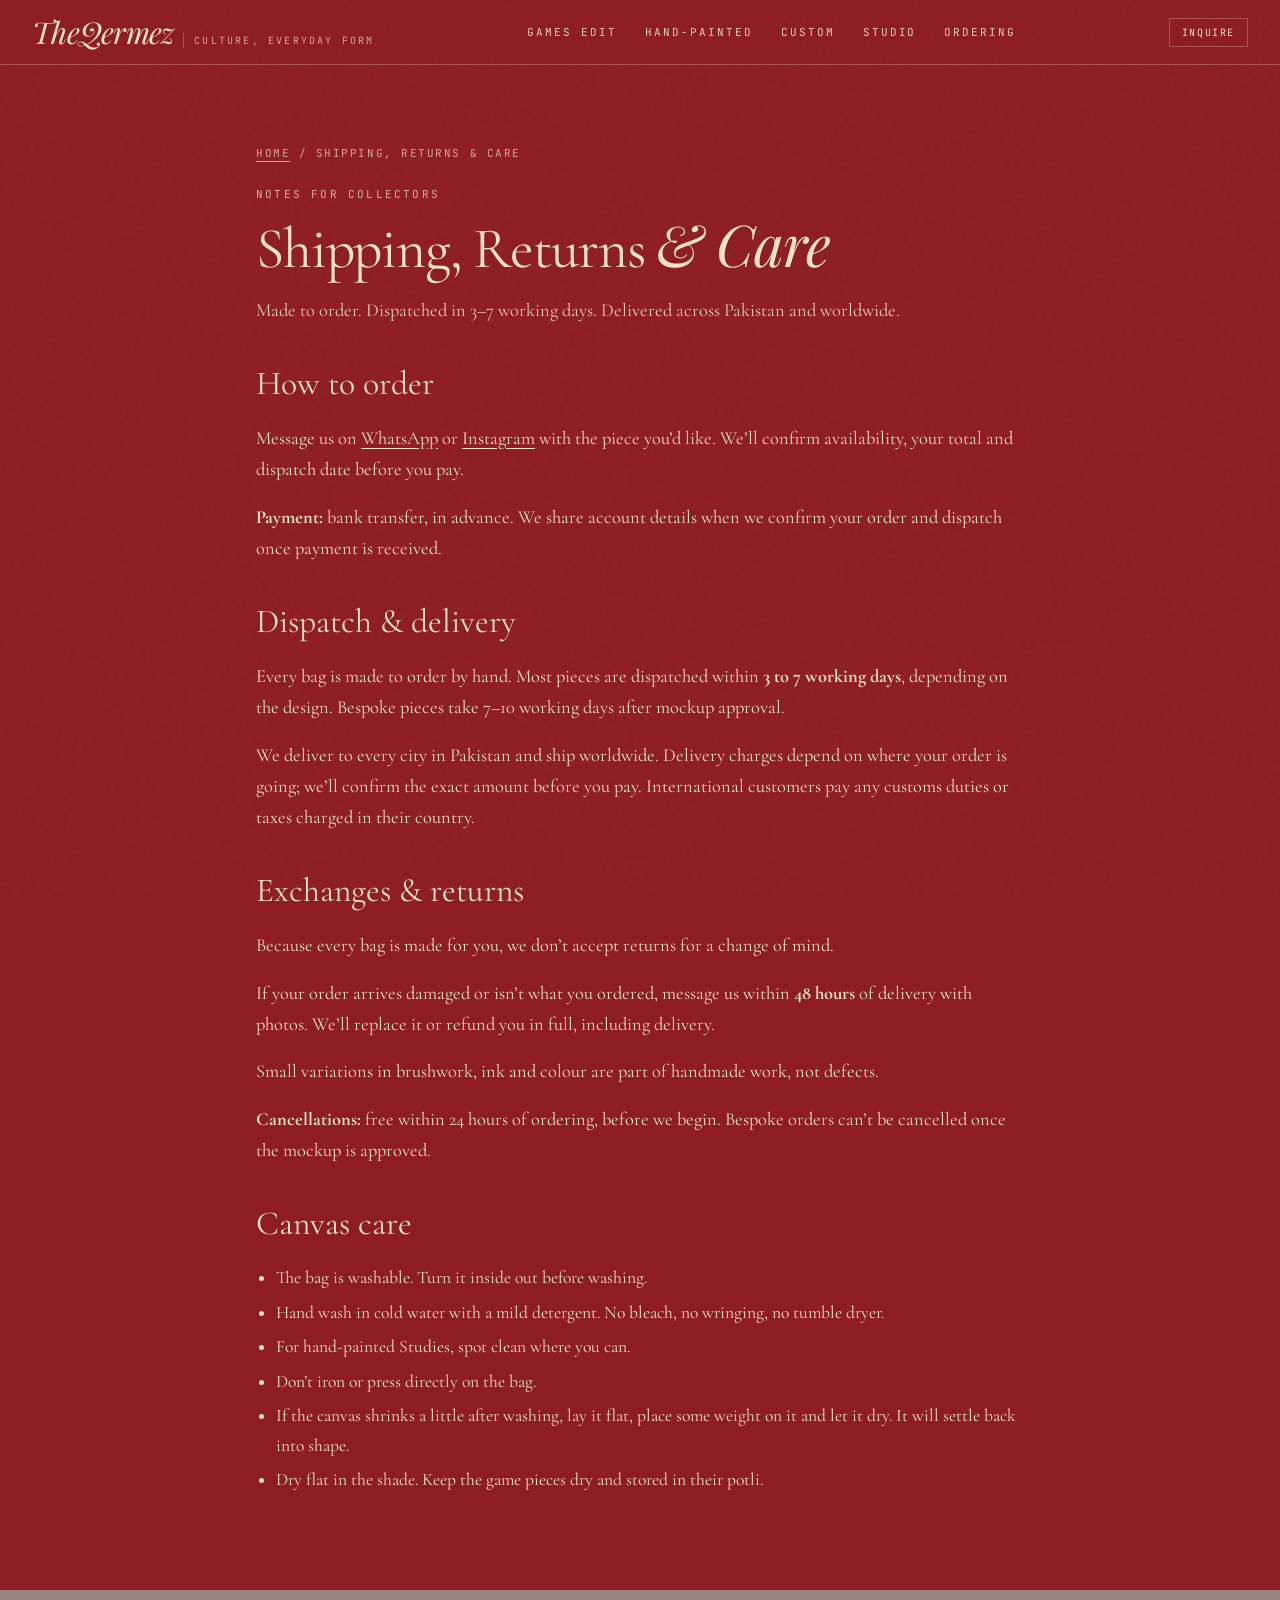
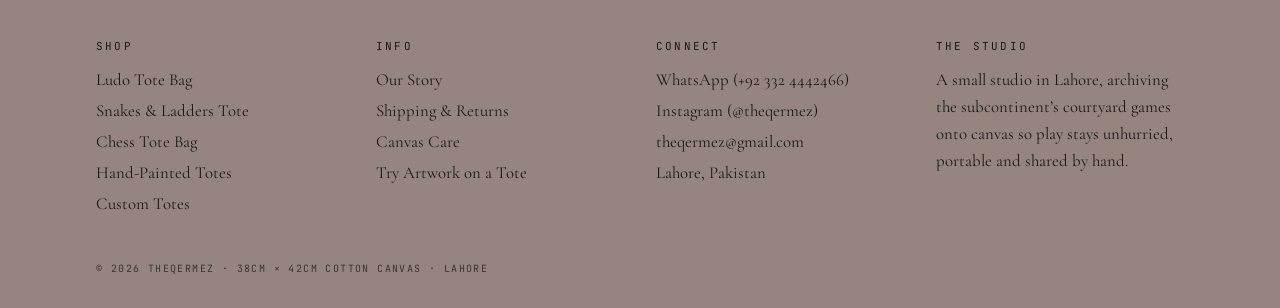
<file: shipping-returns.html>
<!DOCTYPE html>
<html lang="en">
<head>
  <meta charset="UTF-8" />
  <meta name="viewport" content="width=device-width, initial-scale=1.0" />
  <title>Shipping, Returns & Care | TheQermez Tote Bags</title>
  <meta name="description" content="How to order from TheQermez: made-to-order tote bags dispatched in 3–7 working days, delivered across Pakistan and worldwide. Our returns policy and how to care for cotton canvas." />
  <link rel="canonical" href="https://www.theqermez.com/shipping-returns" />
  <meta name="theme-color" content="#8E1C24" />
  <link rel="icon" href="/favicon.ico" sizes="any" />
  <link rel="icon" type="image/png" sizes="192x192" href="/icon-192.png" />
  <link rel="apple-touch-icon" href="/apple-touch-icon.png" />
  <meta property="og:type" content="website" />
  <meta property="og:site_name" content="TheQermez" />
  <meta property="og:url" content="https://www.theqermez.com/shipping-returns" />
  <meta property="og:title" content="Shipping, Returns & Care | TheQermez Tote Bags" />
  <meta property="og:description" content="How to order from TheQermez: made-to-order tote bags dispatched in 3–7 working days, delivered across Pakistan and worldwide. Our returns policy and how to care for cotton canvas." />
  <meta property="og:image" content="https://www.theqermez.com/painted-5.jpg" />
  <meta name="twitter:card" content="summary_large_image" />
  <script type="application/ld+json">
{
  "@context": "https://schema.org",
  "@graph": [
    {
      "@type": "WebPage",
      "name": "Shipping, Returns & Care",
      "url": "https://www.theqermez.com/shipping-returns"
    },
    {
      "@type": "BreadcrumbList",
      "itemListElement": [
        {
          "@type": "ListItem",
          "position": 1,
          "name": "Home",
          "item": "https://www.theqermez.com/"
        },
        {
          "@type": "ListItem",
          "position": 2,
          "name": "Shipping, Returns & Care",
          "item": "https://www.theqermez.com/shipping-returns"
        }
      ]
    },
    {
      "@type": "FAQPage",
      "mainEntity": [
        {
          "@type": "Question",
          "name": "How do I order?",
          "acceptedAnswer": {
            "@type": "Answer",
            "text": "Message us on WhatsApp or Instagram with the piece you’d like. We confirm availability, your total and dispatch date, then you pay by bank transfer in advance and we start making your bag."
          }
        },
        {
          "@type": "Question",
          "name": "How long does it take?",
          "acceptedAnswer": {
            "@type": "Answer",
            "text": "Every bag is made to order by hand. Most pieces are dispatched within 3 to 7 working days. Bespoke pieces take 7–10 working days after mockup approval."
          }
        },
        {
          "@type": "Question",
          "name": "Do you ship outside Pakistan?",
          "acceptedAnswer": {
            "@type": "Answer",
            "text": "Yes. We deliver to every city in Pakistan and ship worldwide. Delivery charges depend on the destination and are confirmed before you pay. International customers pay any customs duties or taxes charged in their country."
          }
        },
        {
          "@type": "Question",
          "name": "Can I return it?",
          "acceptedAnswer": {
            "@type": "Answer",
            "text": "Because every bag is made for you, we don’t accept returns for a change of mind. If your order arrives damaged or isn’t what you ordered, message us within 48 hours of delivery with photos and we’ll replace it or refund you in full, including delivery."
          }
        }
      ]
    }
  ]
}
  </script>
  <link rel="preconnect" href="https://fonts.googleapis.com" />
  <link rel="preconnect" href="https://fonts.gstatic.com" crossorigin />
  <link href="https://fonts.googleapis.com/css2?family=Cormorant+Garamond:ital,wght@0,400;0,500;0,600;0,700;1,400;1,600&family=JetBrains+Mono:wght@400;500&family=Playfair+Display:ital,wght@0,400;0,600;1,400;1,600&display=swap" rel="stylesheet" />
  <link rel="stylesheet" href="/site.css" />
</head>
<body class="paper-grain selection:bg-parchment selection:text-crimson">
  <header id="top" class="sticky top-0 z-50 bg-crimson/95 backdrop-blur-md border-b hairline-parchment">
    <div class="max-w-7xl mx-auto px-4 sm:px-8 h-16 flex items-center justify-between">
      <a href="/" class="flex items-baseline gap-2.5 group">
        <span class="font-display italic text-2xl sm:text-3xl tracking-tight text-parchment group-hover:opacity-90 transition">TheQermez</span>
        <span class="hidden xl:inline-block font-mono text-[10px] uppercase tracking-[0.22em] text-parchment/70 border-l hairline-parchment pl-2.5 whitespace-nowrap">Culture, Everyday Form</span>
      </a>
      <nav class="hidden lg:flex items-center gap-7 whitespace-nowrap font-mono text-[11px] uppercase tracking-[0.18em] text-parchment/90">
        <a href="/#games-edit" class="hover:text-white hover:underline underline-offset-4 transition">Games Edit</a>
        <a href="/hand-painted-tote-bags" class="hover:text-white hover:underline underline-offset-4 transition">Hand-Painted</a>
        <a href="/custom-tote-bags" class="hover:text-white hover:underline underline-offset-4 transition">Custom</a>
        <a href="/about" class="hover:text-white hover:underline underline-offset-4 transition">Studio</a>
        <a href="/shipping-returns" class="hover:text-white hover:underline underline-offset-4 transition">Ordering</a>
      </nav>
      <div class="flex items-center gap-3">
        <a href="https://wa.me/923324442466?text=Assalam-o-Alaikum%20TheQermez!%20I%20would%20like%20to%20inquire%20about%20a%20tote." target="_blank" rel="noopener" class="font-mono text-[10px] uppercase tracking-[0.16em] px-3 py-1.5 border hairline-parchment text-parchment hover:bg-parchment hover:text-crimson transition">Inquire</a>
        <button id="mobileMenuBtn" aria-label="Toggle Menu" class="lg:hidden p-2 border hairline-parchment text-parchment">
          <svg class="w-4 h-4" fill="none" stroke="currentColor" viewBox="0 0 24 24"><path stroke-linecap="square" stroke-width="1.5" d="M4 7h16M4 12h16M4 17h16" /></svg>
        </button>
      </div>
    </div>
    <div id="mobileMenu" class="hidden lg:hidden bg-crimson-dark border-b hairline-parchment px-6 py-4 space-y-3 font-mono text-xs uppercase tracking-[0.18em]">
      <a href="/#games-edit" class="block py-1 text-parchment/90 hover:text-white">Games Edit</a>
      <a href="/hand-painted-tote-bags" class="block py-1 text-parchment/90 hover:text-white">Hand-Painted</a>
      <a href="/custom-tote-bags" class="block py-1 text-parchment/90 hover:text-white">Custom</a>
      <a href="/about" class="block py-1 text-parchment/90 hover:text-white">Studio</a>
      <a href="/shipping-returns" class="block py-1 text-parchment/90 hover:text-white">Ordering</a>
      <a href="https://www.instagram.com/theqermez/" target="_blank" rel="noopener" class="block py-1 text-parchment/90 hover:text-white">Instagram ↗</a>
    </div>
  </header>
  <main>
    <section class="q-dark q-pad">
      <div class="q-wrap q-prose" style="max-width:52rem">
        <nav class="q-crumbs" aria-label="Breadcrumb"><a href="/">Home</a> / Shipping, Returns & Care</nav>
        <span class="q-kicker">Notes for Collectors</span>
        <h1 class="q-h1">Shipping, Returns <em>&amp; Care</em></h1>
        <p class="q-lead">Made to order. Dispatched in 3–7 working days. Delivered across Pakistan and worldwide.</p>

        <h2 class="q-h2" style="margin-top:2.5rem">How to order</h2>
        <p>Message us on <a href="https://wa.me/923324442466" target="_blank" rel="noopener">WhatsApp</a> or <a href="https://www.instagram.com/theqermez/" target="_blank" rel="noopener">Instagram</a> with the piece you’d like. We’ll confirm availability, your total and dispatch date before you pay.</p>
        <p><strong>Payment:</strong> bank transfer, in advance. We share account details when we confirm your order and dispatch once payment is received.</p>

        <h2 class="q-h2" style="margin-top:2.5rem">Dispatch &amp; delivery</h2>
        <p>Every bag is made to order by hand. Most pieces are dispatched within <strong>3 to 7 working days</strong>, depending on the design. Bespoke pieces take 7–10 working days after mockup approval.</p>
        <p>We deliver to every city in Pakistan and ship worldwide. Delivery charges depend on where your order is going; we’ll confirm the exact amount before you pay. International customers pay any customs duties or taxes charged in their country.</p>

        <h2 class="q-h2" style="margin-top:2.5rem">Exchanges &amp; returns</h2>
        <p>Because every bag is made for you, we don’t accept returns for a change of mind.</p>
        <p>If your order arrives damaged or isn’t what you ordered, message us within <strong>48 hours</strong> of delivery with photos. We’ll replace it or refund you in full, including delivery.</p>
        <p>Small variations in brushwork, ink and colour are part of handmade work, not defects.</p>
        <p><strong>Cancellations:</strong> free within 24 hours of ordering, before we begin. Bespoke orders can’t be cancelled once the mockup is approved.</p>

        <h2 class="q-h2" id="care" style="margin-top:2.5rem">Canvas care</h2>
        <ul><li>The bag is washable. Turn it inside out before washing.</li><li>Hand wash in cold water with a mild detergent. No bleach, no wringing, no tumble dryer.</li><li>For hand-painted Studies, spot clean where you can.</li><li>Don’t iron or press directly on the bag.</li><li>If the canvas shrinks a little after washing, lay it flat, place some weight on it and let it dry. It will settle back into shape.</li><li>Dry flat in the shade. Keep the game pieces dry and stored in their potli.</li></ul>
      </div>
    </section>
  </main>
  <footer class="q-foot">
    <div class="q-wrap">
      <div class="q-foot-grid">
        <div><h4>SHOP</h4><ul>
          <li><a href="/ludo-tote-bag">Ludo Tote Bag</a></li>
          <li><a href="/snakes-and-ladders-tote-bag">Snakes &amp; Ladders Tote</a></li>
          <li><a href="/chess-tote-bag">Chess Tote Bag</a></li>
          <li><a href="/hand-painted-tote-bags">Hand-Painted Totes</a></li>
          <li><a href="/custom-tote-bags">Custom Totes</a></li>
        </ul></div>
        <div><h4>INFO</h4><ul>
          <li><a href="/about">Our Story</a></li>
          <li><a href="/shipping-returns">Shipping &amp; Returns</a></li>
          <li><a href="/shipping-returns#care">Canvas Care</a></li>
          <li><a href="/#bespoke-studio">Try Artwork on a Tote</a></li>
        </ul></div>
        <div><h4>CONNECT</h4><ul>
          <li><a href="https://wa.me/923324442466" target="_blank" rel="noopener">WhatsApp (+92 332 4442466)</a></li>
          <li><a href="https://www.instagram.com/theqermez/" target="_blank" rel="noopener">Instagram (@theqermez)</a></li>
          <li><a href="mailto:theqermez@gmail.com">theqermez@gmail.com</a></li>
          <li>Lahore, Pakistan</li>
        </ul></div>
        <div><h4>THE STUDIO</h4>
          <p style="font-size:1.05rem;line-height:1.6">A small studio in Lahore, archiving the subcontinent’s courtyard games onto canvas so play stays unhurried, portable and shared by hand.</p>
        </div>
      </div>
      <small>© 2026 TheQermez · 38cm × 42cm Cotton Canvas · Lahore</small>
    </div>
  </footer>
  <script>
    (function(){var b=document.getElementById('mobileMenuBtn'),m=document.getElementById('mobileMenu');
    if(b&&m)b.addEventListener('click',function(){m.classList.toggle('hidden')});})();
  </script>
</body>
</html>
</file>
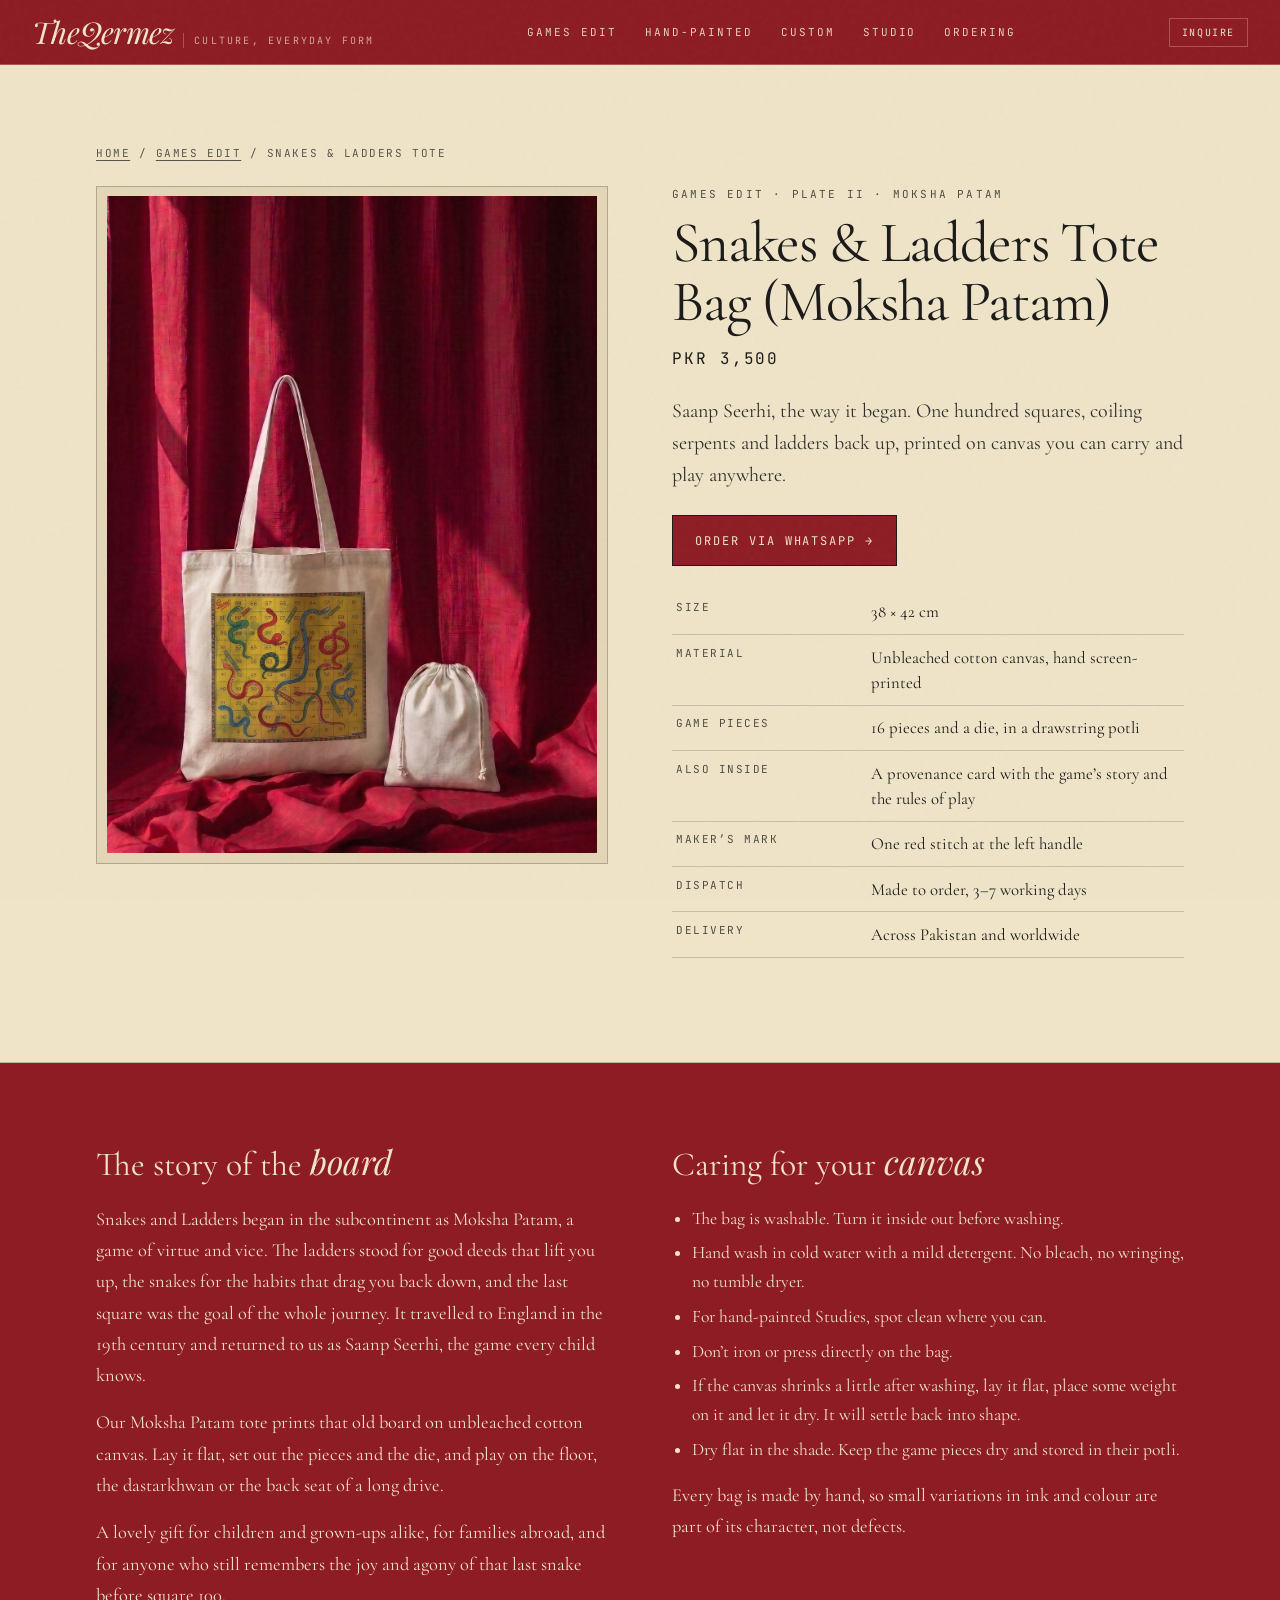
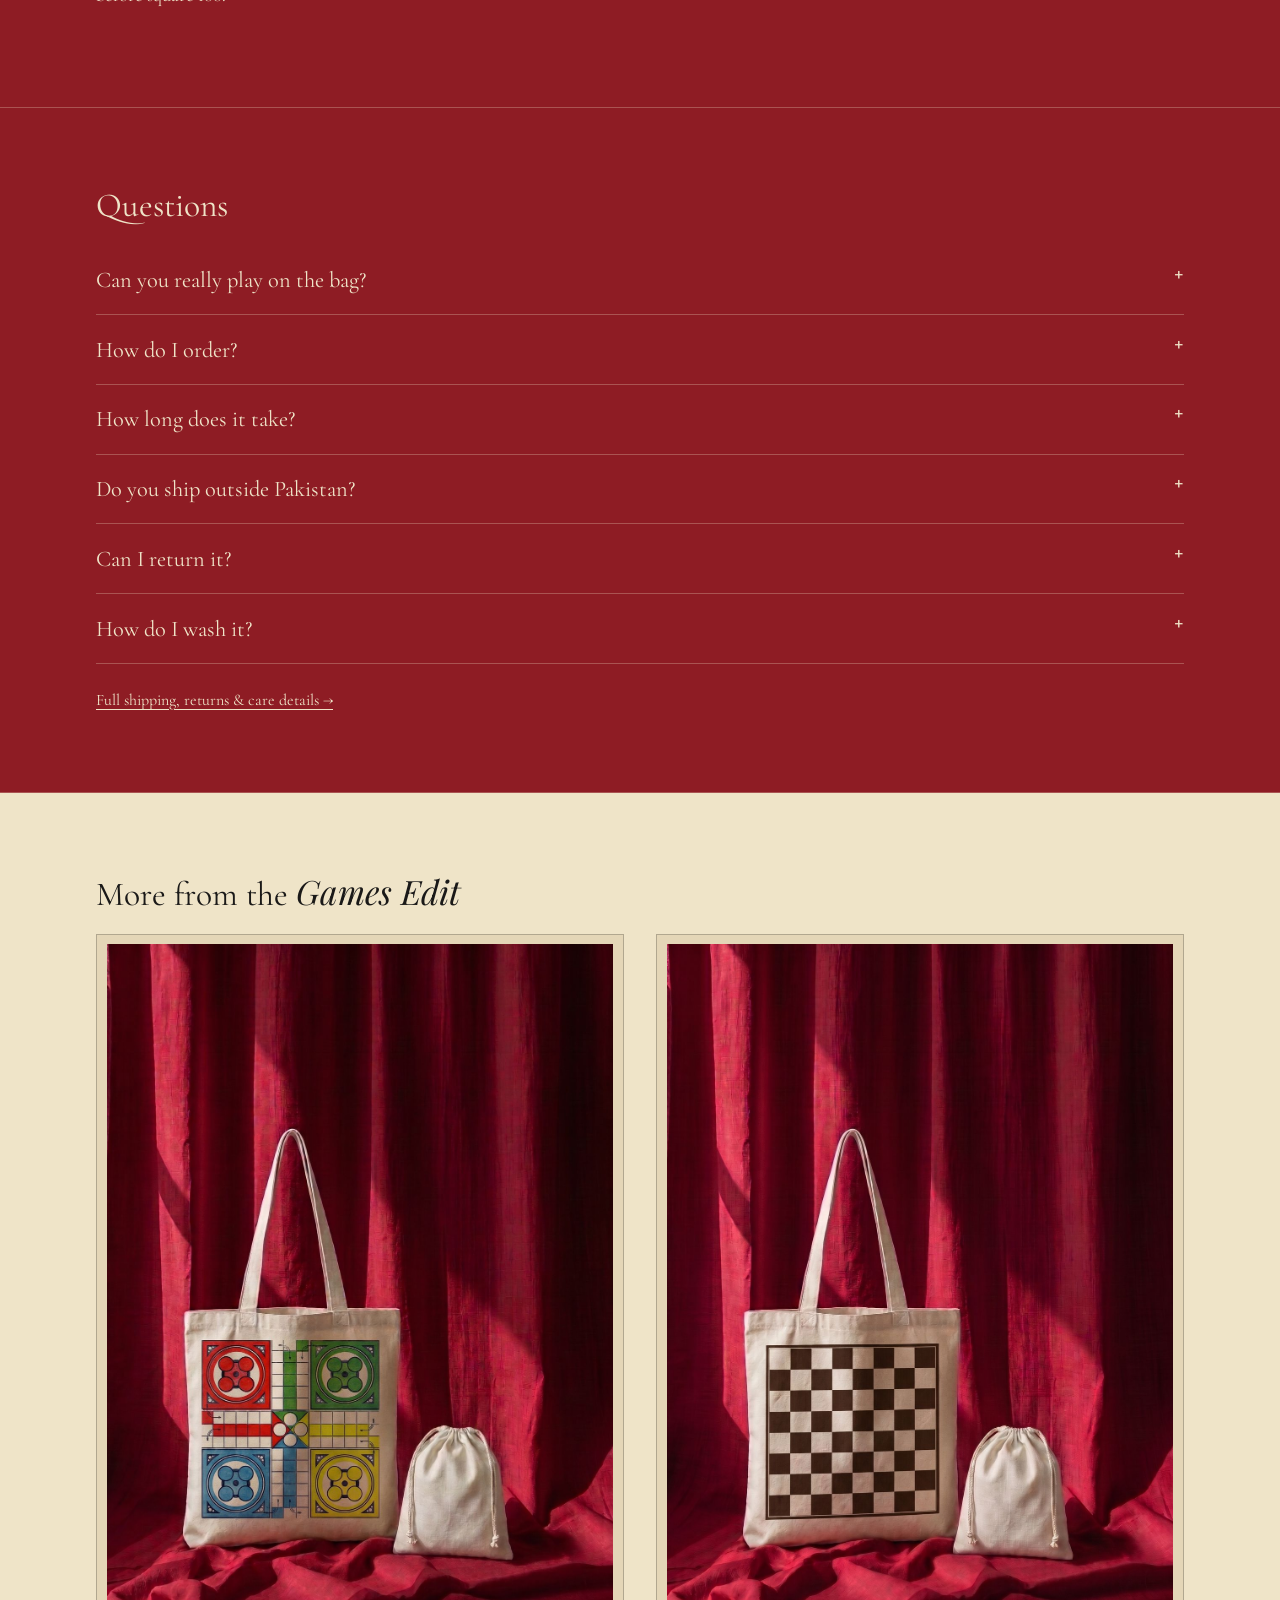
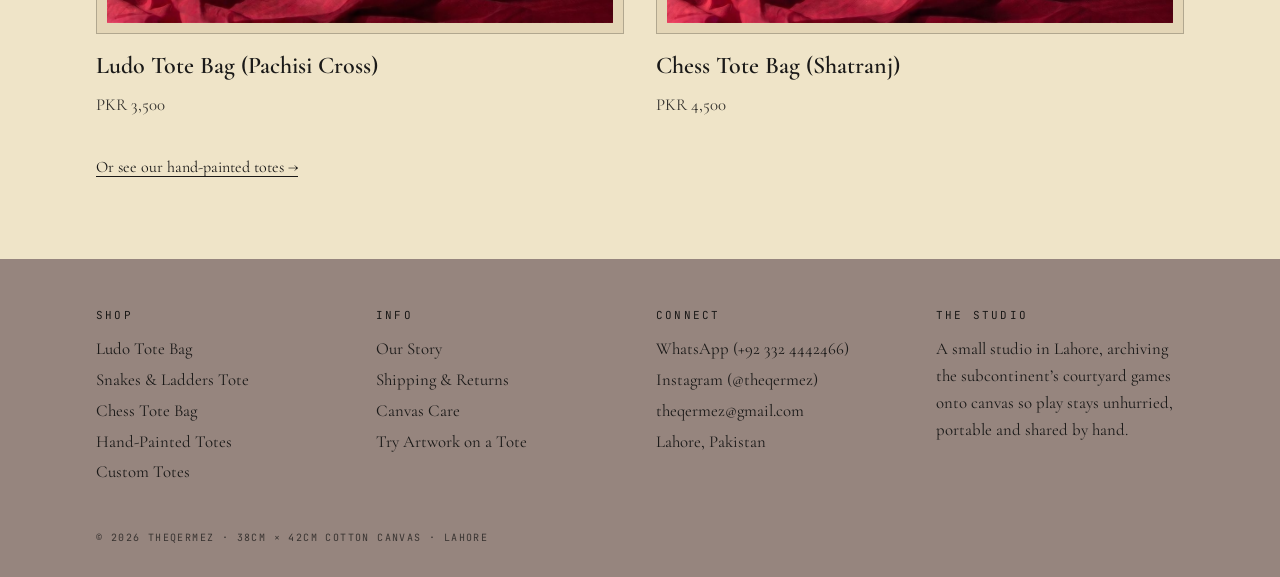
<file: snakes-and-ladders-tote-bag.html>
<!DOCTYPE html>
<html lang="en">
<head>
  <meta charset="UTF-8" />
  <meta name="viewport" content="width=device-width, initial-scale=1.0" />
  <title>Snakes and Ladders Tote Bag (Saanp Seerhi) with 16 Pieces – TheQermez</title>
  <meta name="description" content="A cotton canvas tote printed with a playable Snakes and Ladders (Saanp Seerhi / Moksha Patam) board, with a potli of 16 pieces and a die. Made in Lahore. PKR 3,500, shipped worldwide." />
  <link rel="canonical" href="https://www.theqermez.com/snakes-and-ladders-tote-bag" />
  <meta name="theme-color" content="#8E1C24" />
  <link rel="icon" href="/favicon.ico" sizes="any" />
  <link rel="icon" type="image/png" sizes="192x192" href="/icon-192.png" />
  <link rel="apple-touch-icon" href="/apple-touch-icon.png" />
  <meta property="og:type" content="product" />
  <meta property="og:site_name" content="TheQermez" />
  <meta property="og:url" content="https://www.theqermez.com/snakes-and-ladders-tote-bag" />
  <meta property="og:title" content="Snakes and Ladders Tote Bag (Saanp Seerhi) with 16 Pieces – TheQermez" />
  <meta property="og:description" content="A cotton canvas tote printed with a playable Snakes and Ladders (Saanp Seerhi / Moksha Patam) board, with a potli of 16 pieces and a die. Made in Lahore. PKR 3,500, shipped worldwide." />
  <meta property="og:image" content="https://www.theqermez.com/painted-6.jpg" />
  <meta name="twitter:card" content="summary_large_image" />
  <script type="application/ld+json">
{
  "@context": "https://schema.org",
  "@graph": [
    {
      "@type": "Product",
      "name": "Snakes & Ladders Tote Bag (Moksha Patam)",
      "image": "https://www.theqermez.com/painted-6.jpg",
      "description": "A cotton canvas tote printed with a playable Snakes and Ladders (Saanp Seerhi / Moksha Patam) board, with a potli of 16 pieces and a die. Made in Lahore. PKR 3,500, shipped worldwide.",
      "brand": {
        "@type": "Brand",
        "name": "TheQermez"
      },
      "material": "Cotton canvas",
      "offers": {
        "@type": "Offer",
        "price": "3500",
        "priceCurrency": "PKR",
        "availability": "https://schema.org/MadeToOrder",
        "url": "https://www.theqermez.com/snakes-and-ladders-tote-bag",
        "seller": {
          "@id": "https://www.theqermez.com/#org"
        }
      }
    },
    {
      "@type": "BreadcrumbList",
      "itemListElement": [
        {
          "@type": "ListItem",
          "position": 1,
          "name": "Home",
          "item": "https://www.theqermez.com/"
        },
        {
          "@type": "ListItem",
          "position": 2,
          "name": "Games Edit",
          "item": "https://www.theqermez.com/#games-edit"
        },
        {
          "@type": "ListItem",
          "position": 3,
          "name": "Snakes & Ladders Tote",
          "item": "https://www.theqermez.com/snakes-and-ladders-tote-bag"
        }
      ]
    },
    {
      "@type": "FAQPage",
      "mainEntity": [
        {
          "@type": "Question",
          "name": "Can you really play on the bag?",
          "acceptedAnswer": {
            "@type": "Answer",
            "text": "Yes. The board is printed on the front of the tote. Lay the bag flat, take the pieces out of the potli and play. It comes with 16 pieces and a die."
          }
        },
        {
          "@type": "Question",
          "name": "How do I order?",
          "acceptedAnswer": {
            "@type": "Answer",
            "text": "Message us on WhatsApp or Instagram with the piece you’d like. We confirm availability, your total and dispatch date, then you pay by bank transfer in advance and we start making your bag."
          }
        },
        {
          "@type": "Question",
          "name": "How long does it take?",
          "acceptedAnswer": {
            "@type": "Answer",
            "text": "Every bag is made to order by hand. Most pieces are dispatched within 3 to 7 working days. Bespoke pieces take 7–10 working days after mockup approval."
          }
        },
        {
          "@type": "Question",
          "name": "Do you ship outside Pakistan?",
          "acceptedAnswer": {
            "@type": "Answer",
            "text": "Yes. We deliver to every city in Pakistan and ship worldwide. Delivery charges depend on the destination and are confirmed before you pay. International customers pay any customs duties or taxes charged in their country."
          }
        },
        {
          "@type": "Question",
          "name": "Can I return it?",
          "acceptedAnswer": {
            "@type": "Answer",
            "text": "Because every bag is made for you, we don’t accept returns for a change of mind. If your order arrives damaged or isn’t what you ordered, message us within 48 hours of delivery with photos and we’ll replace it or refund you in full, including delivery."
          }
        },
        {
          "@type": "Question",
          "name": "How do I wash it?",
          "acceptedAnswer": {
            "@type": "Answer",
            "text": "Turn the bag inside out and hand wash in cold water. Don’t iron or press directly on it. If it shrinks slightly, lay it flat with some weight on it while it dries."
          }
        }
      ]
    }
  ]
}
  </script>
  <link rel="preconnect" href="https://fonts.googleapis.com" />
  <link rel="preconnect" href="https://fonts.gstatic.com" crossorigin />
  <link href="https://fonts.googleapis.com/css2?family=Cormorant+Garamond:ital,wght@0,400;0,500;0,600;0,700;1,400;1,600&family=JetBrains+Mono:wght@400;500&family=Playfair+Display:ital,wght@0,400;0,600;1,400;1,600&display=swap" rel="stylesheet" />
  <link rel="stylesheet" href="/site.css" />
</head>
<body class="paper-grain selection:bg-parchment selection:text-crimson">
  <header id="top" class="sticky top-0 z-50 bg-crimson/95 backdrop-blur-md border-b hairline-parchment">
    <div class="max-w-7xl mx-auto px-4 sm:px-8 h-16 flex items-center justify-between">
      <a href="/" class="flex items-baseline gap-2.5 group">
        <span class="font-display italic text-2xl sm:text-3xl tracking-tight text-parchment group-hover:opacity-90 transition">TheQermez</span>
        <span class="hidden xl:inline-block font-mono text-[10px] uppercase tracking-[0.22em] text-parchment/70 border-l hairline-parchment pl-2.5 whitespace-nowrap">Culture, Everyday Form</span>
      </a>
      <nav class="hidden lg:flex items-center gap-7 whitespace-nowrap font-mono text-[11px] uppercase tracking-[0.18em] text-parchment/90">
        <a href="/#games-edit" class="hover:text-white hover:underline underline-offset-4 transition">Games Edit</a>
        <a href="/hand-painted-tote-bags" class="hover:text-white hover:underline underline-offset-4 transition">Hand-Painted</a>
        <a href="/custom-tote-bags" class="hover:text-white hover:underline underline-offset-4 transition">Custom</a>
        <a href="/about" class="hover:text-white hover:underline underline-offset-4 transition">Studio</a>
        <a href="/shipping-returns" class="hover:text-white hover:underline underline-offset-4 transition">Ordering</a>
      </nav>
      <div class="flex items-center gap-3">
        <a href="https://wa.me/923324442466?text=Assalam-o-Alaikum%20TheQermez!%20I%20would%20like%20to%20inquire%20about%20a%20tote." target="_blank" rel="noopener" class="font-mono text-[10px] uppercase tracking-[0.16em] px-3 py-1.5 border hairline-parchment text-parchment hover:bg-parchment hover:text-crimson transition">Inquire</a>
        <button id="mobileMenuBtn" aria-label="Toggle Menu" class="lg:hidden p-2 border hairline-parchment text-parchment">
          <svg class="w-4 h-4" fill="none" stroke="currentColor" viewBox="0 0 24 24"><path stroke-linecap="square" stroke-width="1.5" d="M4 7h16M4 12h16M4 17h16" /></svg>
        </button>
      </div>
    </div>
    <div id="mobileMenu" class="hidden lg:hidden bg-crimson-dark border-b hairline-parchment px-6 py-4 space-y-3 font-mono text-xs uppercase tracking-[0.18em]">
      <a href="/#games-edit" class="block py-1 text-parchment/90 hover:text-white">Games Edit</a>
      <a href="/hand-painted-tote-bags" class="block py-1 text-parchment/90 hover:text-white">Hand-Painted</a>
      <a href="/custom-tote-bags" class="block py-1 text-parchment/90 hover:text-white">Custom</a>
      <a href="/about" class="block py-1 text-parchment/90 hover:text-white">Studio</a>
      <a href="/shipping-returns" class="block py-1 text-parchment/90 hover:text-white">Ordering</a>
      <a href="https://www.instagram.com/theqermez/" target="_blank" rel="noopener" class="block py-1 text-parchment/90 hover:text-white">Instagram ↗</a>
    </div>
  </header>
  <main>
    <section class="q-light q-pad q-border">
      <div class="q-wrap">
        <nav class="q-crumbs" aria-label="Breadcrumb"><a href="/">Home</a> / <a href="/#games-edit">Games Edit</a> / Snakes & Ladders Tote</nav>
        <div class="q-grid">
          <div class="q-img"><img src="/painted-6.jpg" alt="Snakes and Ladders (Moksha Patam) board tote bag with drawstring pouch of game pieces" width="1200" height="1607" /></div>
          <div>
            <span class="q-kicker">Games Edit · Plate II · Moksha Patam</span>
            <h1 class="q-h1">Snakes & Ladders Tote Bag (Moksha Patam)</h1>
            <span class="q-price">PKR 3,500</span>
            <p class="q-lead">Saanp Seerhi, the way it began. One hundred squares, coiling serpents and ladders back up, printed on canvas you can carry and play anywhere.</p>
            <a class="q-btn" href="https://wa.me/923324442466?text=Assalam-o-Alaikum%20TheQermez!%20I%20would%20like%20to%20order%20the%20Snakes%20%26%20Ladders%20Tote%20Bag%20(Moksha%20Patam)%20(PKR%203,500)." target="_blank" rel="noopener">Order via WhatsApp →</a>
            <table class="q-specs">
              <tr><th>Size</th><td>38 × 42 cm</td></tr>
              <tr><th>Material</th><td>Unbleached cotton canvas, hand screen-printed</td></tr>
              <tr><th>Game pieces</th><td>16 pieces and a die, in a drawstring potli</td></tr>
              <tr><th>Also inside</th><td>A provenance card with the game’s story and the rules of play</td></tr>
              <tr><th>Maker’s mark</th><td>One red stitch at the left handle</td></tr>
              <tr><th>Dispatch</th><td>Made to order, 3–7 working days</td></tr>
              <tr><th>Delivery</th><td>Across Pakistan and worldwide</td></tr>
            </table>
          </div>
        </div>
      </div>
    </section>
    <section class="q-dark q-pad q-border">
      <div class="q-wrap q-grid">
        <div class="q-prose">
          <h2 class="q-h2">The story of the <em>board</em></h2>
          <p>Snakes and Ladders began in the subcontinent as Moksha Patam, a game of virtue and vice. The ladders stood for good deeds that lift you up, the snakes for the habits that drag you back down, and the last square was the goal of the whole journey. It travelled to England in the 19th century and returned to us as Saanp Seerhi, the game every child knows.</p><p>Our Moksha Patam tote prints that old board on unbleached cotton canvas. Lay it flat, set out the pieces and the die, and play on the floor, the dastarkhwan or the back seat of a long drive.</p>
          <p>A lovely gift for children and grown-ups alike, for families abroad, and for anyone who still remembers the joy and agony of that last snake before square 100.</p>
        </div>
        <div class="q-prose" id="care">
          <h2 class="q-h2">Caring for your <em>canvas</em></h2>
          <ul><li>The bag is washable. Turn it inside out before washing.</li><li>Hand wash in cold water with a mild detergent. No bleach, no wringing, no tumble dryer.</li><li>For hand-painted Studies, spot clean where you can.</li><li>Don’t iron or press directly on the bag.</li><li>If the canvas shrinks a little after washing, lay it flat, place some weight on it and let it dry. It will settle back into shape.</li><li>Dry flat in the shade. Keep the game pieces dry and stored in their potli.</li></ul>
          <p>Every bag is made by hand, so small variations in ink and colour are part of its character, not defects.</p>
        </div>
      </div>
    </section>
    <section class="q-dark q-pad q-border">
      <div class="q-wrap">
        <h2 class="q-h2">Questions</h2>
        <div class="q-faq">
        <details><summary>Can you really play on the bag? <span class="summary-mark font-mono text-base">+</span></summary><div>Yes. The board is printed on the front of the tote. Lay the bag flat, take the pieces out of the potli and play. It comes with 16 pieces and a die.</div></details>
        <details><summary>How do I order? <span class="summary-mark font-mono text-base">+</span></summary><div>Message us on WhatsApp or Instagram with the piece you’d like. We confirm availability, your total and dispatch date, then you pay by bank transfer in advance and we start making your bag.</div></details>
        <details><summary>How long does it take? <span class="summary-mark font-mono text-base">+</span></summary><div>Every bag is made to order by hand. Most pieces are dispatched within 3 to 7 working days. Bespoke pieces take 7–10 working days after mockup approval.</div></details>
        <details><summary>Do you ship outside Pakistan? <span class="summary-mark font-mono text-base">+</span></summary><div>Yes. We deliver to every city in Pakistan and ship worldwide. Delivery charges depend on the destination and are confirmed before you pay. International customers pay any customs duties or taxes charged in their country.</div></details>
        <details><summary>Can I return it? <span class="summary-mark font-mono text-base">+</span></summary><div>Because every bag is made for you, we don’t accept returns for a change of mind. If your order arrives damaged or isn’t what you ordered, message us within 48 hours of delivery with photos and we’ll replace it or refund you in full, including delivery.</div></details>
        <details><summary>How do I wash it? <span class="summary-mark font-mono text-base">+</span></summary><div>Turn the bag inside out and hand wash in cold water. Don’t iron or press directly on it. If it shrinks slightly, lay it flat with some weight on it while it dries.</div></details>
      </div>
        <p class="q-prose" style="margin-top:1.5rem"><a href="/shipping-returns">Full shipping, returns &amp; care details →</a></p>
      </div>
    </section>
    <section class="q-light q-pad">
      <div class="q-wrap">
        <h2 class="q-h2">More from the <em>Games Edit</em></h2>
        <div class="q-grid3">
          <a class="q-card" href="/ludo-tote-bag"><div class="q-img"><img src="/painted-5.jpg" alt="Ludo (Pachisi) board tote bag in red, green, yellow and blue, with drawstring pouch of game pieces" loading="lazy" decoding="async" /></div><h3 class="q-h3">Ludo Tote Bag (Pachisi Cross)</h3><p>PKR 3,500</p></a>
          <a class="q-card" href="/chess-tote-bag"><div class="q-img"><img src="/painted-7.jpg" alt="Chess (Shatranj) board tote bag with black and cream checkerboard and pouch of chess pieces" loading="lazy" decoding="async" /></div><h3 class="q-h3">Chess Tote Bag (Shatranj)</h3><p>PKR 4,500</p></a>
        </div>
        <p class="q-prose" style="margin-top:2rem"><a href="/hand-painted-tote-bags">Or see our hand-painted totes →</a></p>
      </div>
    </section>
  </main>
  <footer class="q-foot">
    <div class="q-wrap">
      <div class="q-foot-grid">
        <div><h4>SHOP</h4><ul>
          <li><a href="/ludo-tote-bag">Ludo Tote Bag</a></li>
          <li><a href="/snakes-and-ladders-tote-bag">Snakes &amp; Ladders Tote</a></li>
          <li><a href="/chess-tote-bag">Chess Tote Bag</a></li>
          <li><a href="/hand-painted-tote-bags">Hand-Painted Totes</a></li>
          <li><a href="/custom-tote-bags">Custom Totes</a></li>
        </ul></div>
        <div><h4>INFO</h4><ul>
          <li><a href="/about">Our Story</a></li>
          <li><a href="/shipping-returns">Shipping &amp; Returns</a></li>
          <li><a href="/shipping-returns#care">Canvas Care</a></li>
          <li><a href="/#bespoke-studio">Try Artwork on a Tote</a></li>
        </ul></div>
        <div><h4>CONNECT</h4><ul>
          <li><a href="https://wa.me/923324442466" target="_blank" rel="noopener">WhatsApp (+92 332 4442466)</a></li>
          <li><a href="https://www.instagram.com/theqermez/" target="_blank" rel="noopener">Instagram (@theqermez)</a></li>
          <li><a href="mailto:theqermez@gmail.com">theqermez@gmail.com</a></li>
          <li>Lahore, Pakistan</li>
        </ul></div>
        <div><h4>THE STUDIO</h4>
          <p style="font-size:1.05rem;line-height:1.6">A small studio in Lahore, archiving the subcontinent’s courtyard games onto canvas so play stays unhurried, portable and shared by hand.</p>
        </div>
      </div>
      <small>© 2026 TheQermez · 38cm × 42cm Cotton Canvas · Lahore</small>
    </div>
  </footer>
  <script>
    (function(){var b=document.getElementById('mobileMenuBtn'),m=document.getElementById('mobileMenu');
    if(b&&m)b.addEventListener('click',function(){m.classList.toggle('hidden')});})();
  </script>
</body>
</html>
</file>
<file: site.css>
*,:after,:before{--tw-border-spacing-x:0;--tw-border-spacing-y:0;--tw-translate-x:0;--tw-translate-y:0;--tw-rotate:0;--tw-skew-x:0;--tw-skew-y:0;--tw-scale-x:1;--tw-scale-y:1;--tw-pan-x: ;--tw-pan-y: ;--tw-pinch-zoom: ;--tw-scroll-snap-strictness:proximity;--tw-gradient-from-position: ;--tw-gradient-via-position: ;--tw-gradient-to-position: ;--tw-ordinal: ;--tw-slashed-zero: ;--tw-numeric-figure: ;--tw-numeric-spacing: ;--tw-numeric-fraction: ;--tw-ring-inset: ;--tw-ring-offset-width:0px;--tw-ring-offset-color:#fff;--tw-ring-color:rgba(59,130,246,.5);--tw-ring-offset-shadow:0 0 #0000;--tw-ring-shadow:0 0 #0000;--tw-shadow:0 0 #0000;--tw-shadow-colored:0 0 #0000;--tw-blur: ;--tw-brightness: ;--tw-contrast: ;--tw-grayscale: ;--tw-hue-rotate: ;--tw-invert: ;--tw-saturate: ;--tw-sepia: ;--tw-drop-shadow: ;--tw-backdrop-blur: ;--tw-backdrop-brightness: ;--tw-backdrop-contrast: ;--tw-backdrop-grayscale: ;--tw-backdrop-hue-rotate: ;--tw-backdrop-invert: ;--tw-backdrop-opacity: ;--tw-backdrop-saturate: ;--tw-backdrop-sepia: ;--tw-contain-size: ;--tw-contain-layout: ;--tw-contain-paint: ;--tw-contain-style: }::backdrop{--tw-border-spacing-x:0;--tw-border-spacing-y:0;--tw-translate-x:0;--tw-translate-y:0;--tw-rotate:0;--tw-skew-x:0;--tw-skew-y:0;--tw-scale-x:1;--tw-scale-y:1;--tw-pan-x: ;--tw-pan-y: ;--tw-pinch-zoom: ;--tw-scroll-snap-strictness:proximity;--tw-gradient-from-position: ;--tw-gradient-via-position: ;--tw-gradient-to-position: ;--tw-ordinal: ;--tw-slashed-zero: ;--tw-numeric-figure: ;--tw-numeric-spacing: ;--tw-numeric-fraction: ;--tw-ring-inset: ;--tw-ring-offset-width:0px;--tw-ring-offset-color:#fff;--tw-ring-color:rgba(59,130,246,.5);--tw-ring-offset-shadow:0 0 #0000;--tw-ring-shadow:0 0 #0000;--tw-shadow:0 0 #0000;--tw-shadow-colored:0 0 #0000;--tw-blur: ;--tw-brightness: ;--tw-contrast: ;--tw-grayscale: ;--tw-hue-rotate: ;--tw-invert: ;--tw-saturate: ;--tw-sepia: ;--tw-drop-shadow: ;--tw-backdrop-blur: ;--tw-backdrop-brightness: ;--tw-backdrop-contrast: ;--tw-backdrop-grayscale: ;--tw-backdrop-hue-rotate: ;--tw-backdrop-invert: ;--tw-backdrop-opacity: ;--tw-backdrop-saturate: ;--tw-backdrop-sepia: ;--tw-contain-size: ;--tw-contain-layout: ;--tw-contain-paint: ;--tw-contain-style: }/*! tailwindcss v3.4.19 | MIT License | https://tailwindcss.com*/*,:after,:before{box-sizing:border-box;border:0 solid #e5e7eb}:after,:before{--tw-content:""}:host,html{line-height:1.5;-webkit-text-size-adjust:100%;-moz-tab-size:4;-o-tab-size:4;tab-size:4;font-family:ui-sans-serif,system-ui,sans-serif,Apple Color Emoji,Segoe UI Emoji,Segoe UI Symbol,Noto Color Emoji;font-feature-settings:normal;font-variation-settings:normal;-webkit-tap-highlight-color:transparent}body{margin:0;line-height:inherit}hr{height:0;color:inherit;border-top-width:1px}abbr:where([title]){-webkit-text-decoration:underline dotted;text-decoration:underline dotted}h1,h2,h3,h4,h5,h6{font-size:inherit;font-weight:inherit}a{color:inherit;text-decoration:inherit}b,strong{font-weight:bolder}code,kbd,pre,samp{font-family:JetBrains Mono,monospace;font-feature-settings:normal;font-variation-settings:normal;font-size:1em}small{font-size:80%}sub,sup{font-size:75%;line-height:0;position:relative;vertical-align:baseline}sub{bottom:-.25em}sup{top:-.5em}table{text-indent:0;border-color:inherit;border-collapse:collapse}button,input,optgroup,select,textarea{font-family:inherit;font-feature-settings:inherit;font-variation-settings:inherit;font-size:100%;font-weight:inherit;line-height:inherit;letter-spacing:inherit;color:inherit;margin:0;padding:0}button,select{text-transform:none}button,input:where([type=button]),input:where([type=reset]),input:where([type=submit]){-webkit-appearance:button;background-color:transparent;background-image:none}:-moz-focusring{outline:auto}:-moz-ui-invalid{box-shadow:none}progress{vertical-align:baseline}::-webkit-inner-spin-button,::-webkit-outer-spin-button{height:auto}[type=search]{-webkit-appearance:textfield;outline-offset:-2px}::-webkit-search-decoration{-webkit-appearance:none}::-webkit-file-upload-button{-webkit-appearance:button;font:inherit}summary{display:list-item}blockquote,dd,dl,figure,h1,h2,h3,h4,h5,h6,hr,p,pre{margin:0}fieldset{margin:0}fieldset,legend{padding:0}menu,ol,ul{list-style:none;margin:0;padding:0}dialog{padding:0}textarea{resize:vertical}input::-moz-placeholder,textarea::-moz-placeholder{opacity:1;color:#9ca3af}input::placeholder,textarea::placeholder{opacity:1;color:#9ca3af}[role=button],button{cursor:pointer}:disabled{cursor:default}audio,canvas,embed,iframe,img,object,svg,video{display:block;vertical-align:middle}img,video{max-width:100%;height:auto}[hidden]:where(:not([hidden=until-found])){display:none}.container{width:100%}@media (min-width:640px){.container{max-width:640px}}@media (min-width:768px){.container{max-width:768px}}@media (min-width:1024px){.container{max-width:1024px}}@media (min-width:1280px){.container{max-width:1280px}}@media (min-width:1536px){.container{max-width:1536px}}.pointer-events-none{pointer-events:none}.fixed{position:fixed}.absolute{position:absolute}.relative{position:relative}.sticky{position:sticky}.bottom-4{bottom:1rem}.bottom-5{bottom:1.25rem}.left-1\/2{left:50%}.right-3{right:.75rem}.right-4{right:1rem}.top-0{top:0}.top-2\.5{top:.625rem}.top-20{top:5rem}.z-10{z-index:10}.z-40{z-index:40}.z-50{z-index:50}.mx-auto{margin-left:auto;margin-right:auto}.mb-10{margin-bottom:2.5rem}.mb-12{margin-bottom:3rem}.mb-2{margin-bottom:.5rem}.mb-3{margin-bottom:.75rem}.mb-4{margin-bottom:1rem}.mt-2{margin-top:.5rem}.mt-3{margin-top:.75rem}.block{display:block}.flex{display:flex}.inline-flex{display:inline-flex}.grid{display:grid}.hidden{display:none}.h-16{height:4rem}.h-2{height:.5rem}.h-4{height:1rem}.h-\[540px\]{height:540px}.h-auto{height:auto}.h-full{height:100%}.max-h-\[480px\]{max-height:480px}.w-2{width:.5rem}.w-28{width:7rem}.w-4{width:1rem}.w-\[calc\(100\%-2rem\)\]{width:calc(100% - 2rem)}.w-auto{width:auto}.w-full{width:100%}.min-w-0{min-width:0}.max-w-2xl{max-width:42rem}.max-w-4xl{max-width:56rem}.max-w-7xl{max-width:80rem}.max-w-\[260px\]{max-width:260px}.max-w-md{max-width:28rem}.max-w-sm{max-width:24rem}.max-w-xl{max-width:36rem}.flex-1{flex:1 1 0%}.shrink-0{flex-shrink:0}.-translate-x-1\/2{--tw-translate-x:-50%}.-translate-x-1\/2,.transform{transform:translate(var(--tw-translate-x),var(--tw-translate-y)) rotate(var(--tw-rotate)) skewX(var(--tw-skew-x)) skewY(var(--tw-skew-y)) scaleX(var(--tw-scale-x)) scaleY(var(--tw-scale-y))}@keyframes pulse{50%{opacity:.5}}.animate-pulse{animation:pulse 2s cubic-bezier(.4,0,.6,1) infinite}.cursor-grab{cursor:grab}.cursor-pointer{cursor:pointer}.touch-none{touch-action:none}.select-none{-webkit-user-select:none;-moz-user-select:none;user-select:none}.list-disc{list-style-type:disc}.grid-cols-1{grid-template-columns:repeat(1,minmax(0,1fr))}.grid-cols-2{grid-template-columns:repeat(2,minmax(0,1fr))}.flex-col{flex-direction:column}.flex-wrap{flex-wrap:wrap}.items-start{align-items:flex-start}.items-center{align-items:center}.items-baseline{align-items:baseline}.justify-center{justify-content:center}.justify-between{justify-content:space-between}.gap-10{gap:2.5rem}.gap-2{gap:.5rem}.gap-2\.5{gap:.625rem}.gap-3{gap:.75rem}.gap-4{gap:1rem}.gap-6{gap:1.5rem}.gap-7{gap:1.75rem}.gap-8{gap:2rem}.space-y-1>:not([hidden])~:not([hidden]){--tw-space-y-reverse:0;margin-top:calc(.25rem*(1 - var(--tw-space-y-reverse)));margin-bottom:calc(.25rem*var(--tw-space-y-reverse))}.space-y-1\.5>:not([hidden])~:not([hidden]){--tw-space-y-reverse:0;margin-top:calc(.375rem*(1 - var(--tw-space-y-reverse)));margin-bottom:calc(.375rem*var(--tw-space-y-reverse))}.space-y-2>:not([hidden])~:not([hidden]){--tw-space-y-reverse:0;margin-top:calc(.5rem*(1 - var(--tw-space-y-reverse)));margin-bottom:calc(.5rem*var(--tw-space-y-reverse))}.space-y-2\.5>:not([hidden])~:not([hidden]){--tw-space-y-reverse:0;margin-top:calc(.625rem*(1 - var(--tw-space-y-reverse)));margin-bottom:calc(.625rem*var(--tw-space-y-reverse))}.space-y-3>:not([hidden])~:not([hidden]){--tw-space-y-reverse:0;margin-top:calc(.75rem*(1 - var(--tw-space-y-reverse)));margin-bottom:calc(.75rem*var(--tw-space-y-reverse))}.space-y-4>:not([hidden])~:not([hidden]){--tw-space-y-reverse:0;margin-top:calc(1rem*(1 - var(--tw-space-y-reverse)));margin-bottom:calc(1rem*var(--tw-space-y-reverse))}.space-y-5>:not([hidden])~:not([hidden]){--tw-space-y-reverse:0;margin-top:calc(1.25rem*(1 - var(--tw-space-y-reverse)));margin-bottom:calc(1.25rem*var(--tw-space-y-reverse))}.space-y-6>:not([hidden])~:not([hidden]){--tw-space-y-reverse:0;margin-top:calc(1.5rem*(1 - var(--tw-space-y-reverse)));margin-bottom:calc(1.5rem*var(--tw-space-y-reverse))}.space-y-7>:not([hidden])~:not([hidden]){--tw-space-y-reverse:0;margin-top:calc(1.75rem*(1 - var(--tw-space-y-reverse)));margin-bottom:calc(1.75rem*var(--tw-space-y-reverse))}.divide-y>:not([hidden])~:not([hidden]){--tw-divide-y-reverse:0;border-top-width:calc(1px*(1 - var(--tw-divide-y-reverse)));border-bottom-width:calc(1px*var(--tw-divide-y-reverse))}.divide-parchment\/25>:not([hidden])~:not([hidden]){border-color:hsla(43,55%,86%,.25)}.overflow-hidden{overflow:hidden}.scroll-smooth{scroll-behavior:smooth}.whitespace-nowrap{white-space:nowrap}.rounded-full{border-radius:9999px}.border{border-width:1px}.border-y{border-top-width:1px}.border-b,.border-y{border-bottom-width:1px}.border-l{border-left-width:1px}.border-r{border-right-width:1px}.border-t{border-top-width:1px}.border-dashed{border-style:dashed}.border-charcoal{--tw-border-opacity:1;border-color:rgb(26 25 24/var(--tw-border-opacity,1))}.border-charcoal\/40{border-color:rgba(26,25,24,.4)}.bg-\[\#E4D6B7\]{--tw-bg-opacity:1;background-color:rgb(228 214 183/var(--tw-bg-opacity,1))}.bg-charcoal{--tw-bg-opacity:1;background-color:rgb(26 25 24/var(--tw-bg-opacity,1))}.bg-crimson{--tw-bg-opacity:1;background-color:rgb(142 28 36/var(--tw-bg-opacity,1))}.bg-crimson-dark{--tw-bg-opacity:1;background-color:rgb(110 20 27/var(--tw-bg-opacity,1))}.bg-crimson-dark\/60{background-color:rgba(110,20,27,.6)}.bg-crimson-deep\/30{background-color:rgba(83,13,19,.3)}.bg-crimson-deep\/45{background-color:rgba(83,13,19,.45)}.bg-crimson-deep\/50{background-color:rgba(83,13,19,.5)}.bg-crimson\/95{background-color:rgba(142,28,36,.95)}.bg-parchment{--tw-bg-opacity:1;background-color:rgb(239 228 200/var(--tw-bg-opacity,1))}.bg-parchment-light{--tw-bg-opacity:1;background-color:rgb(247 239 224/var(--tw-bg-opacity,1))}.bg-parchment\/95{background-color:hsla(43,55%,86%,.95)}.bg-taupe{--tw-bg-opacity:1;background-color:rgb(150 133 126/var(--tw-bg-opacity,1))}.bg-gradient-to-b{background-image:linear-gradient(to bottom,var(--tw-gradient-stops))}.from-crimson{--tw-gradient-from:#8e1c24 var(--tw-gradient-from-position);--tw-gradient-to:rgba(142,28,36,0) var(--tw-gradient-to-position);--tw-gradient-stops:var(--tw-gradient-from),var(--tw-gradient-to)}.to-crimson-dark{--tw-gradient-to:#6e141b var(--tw-gradient-to-position)}.object-contain{-o-object-fit:contain;object-fit:contain}.object-cover{-o-object-fit:cover;object-fit:cover}.p-2{padding:.5rem}.p-4{padding:1rem}.p-5{padding:1.25rem}.p-6{padding:1.5rem}.p-7{padding:1.75rem}.px-1\.5{padding-left:.375rem;padding-right:.375rem}.px-3{padding-left:.75rem;padding-right:.75rem}.px-4{padding-left:1rem;padding-right:1rem}.px-5{padding-left:1.25rem;padding-right:1.25rem}.px-6{padding-left:1.5rem;padding-right:1.5rem}.py-0\.5{padding-top:.125rem;padding-bottom:.125rem}.py-1{padding-top:.25rem;padding-bottom:.25rem}.py-1\.5{padding-top:.375rem;padding-bottom:.375rem}.py-10{padding-top:2.5rem;padding-bottom:2.5rem}.py-16{padding-top:4rem;padding-bottom:4rem}.py-2{padding-top:.5rem;padding-bottom:.5rem}.py-2\.5{padding-top:.625rem;padding-bottom:.625rem}.py-3{padding-top:.75rem;padding-bottom:.75rem}.py-3\.5{padding-top:.875rem;padding-bottom:.875rem}.py-4{padding-top:1rem;padding-bottom:1rem}.py-5{padding-top:1.25rem;padding-bottom:1.25rem}.pb-10{padding-bottom:2.5rem}.pb-14{padding-bottom:3.5rem}.pb-3{padding-bottom:.75rem}.pb-5{padding-bottom:1.25rem}.pb-6{padding-bottom:1.5rem}.pl-2\.5{padding-left:.625rem}.pl-5{padding-left:1.25rem}.pr-5{padding-right:1.25rem}.pt-1{padding-top:.25rem}.pt-16{padding-top:4rem}.pt-2{padding-top:.5rem}.pt-3{padding-top:.75rem}.pt-6{padding-top:1.5rem}.pt-8{padding-top:2rem}.text-center{text-align:center}.font-display{font-family:Playfair Display,Georgia,serif}.font-mono{font-family:JetBrains Mono,monospace}.font-script{font-family:Caveat,cursive}.font-serif{font-family:Cormorant Garamond,Georgia,serif}.text-2xl{font-size:1.5rem;line-height:2rem}.text-4xl{font-size:2.25rem;line-height:2.5rem}.text-5xl{font-size:3rem;line-height:1}.text-\[10px\]{font-size:10px}.text-\[11px\]{font-size:11px}.text-\[17vw\]{font-size:17vw}.text-\[9px\]{font-size:9px}.text-base{font-size:1rem;line-height:1.5rem}.text-lg{font-size:1.125rem;line-height:1.75rem}.text-sm{font-size:.875rem;line-height:1.25rem}.text-xl{font-size:1.25rem;line-height:1.75rem}.text-xs{font-size:.75rem;line-height:1rem}.font-medium{font-weight:500}.font-normal{font-weight:400}.font-semibold{font-weight:600}.uppercase{text-transform:uppercase}.italic{font-style:italic}.leading-\[0\.82\]{line-height:.82}.leading-\[0\.98\]{line-height:.98}.leading-none{line-height:1}.leading-relaxed{line-height:1.625}.leading-snug{line-height:1.375}.tracking-\[0\.14em\]{letter-spacing:.14em}.tracking-\[0\.15em\]{letter-spacing:.15em}.tracking-\[0\.16em\]{letter-spacing:.16em}.tracking-\[0\.18em\]{letter-spacing:.18em}.tracking-\[0\.22em\]{letter-spacing:.22em}.tracking-\[0\.2em\]{letter-spacing:.2em}.tracking-tight{letter-spacing:-.025em}.tracking-wide{letter-spacing:.025em}.tracking-wider{letter-spacing:.05em}.text-charcoal{--tw-text-opacity:1;color:rgb(26 25 24/var(--tw-text-opacity,1))}.text-charcoal-muted{--tw-text-opacity:1;color:rgb(87 83 78/var(--tw-text-opacity,1))}.text-charcoal-soft{--tw-text-opacity:1;color:rgb(46 44 42/var(--tw-text-opacity,1))}.text-charcoal\/15{color:rgba(26,25,24,.15)}.text-charcoal\/60{color:rgba(26,25,24,.6)}.text-charcoal\/65{color:rgba(26,25,24,.65)}.text-charcoal\/70{color:rgba(26,25,24,.7)}.text-charcoal\/75{color:rgba(26,25,24,.75)}.text-charcoal\/85{color:rgba(26,25,24,.85)}.text-crimson{--tw-text-opacity:1;color:rgb(142 28 36/var(--tw-text-opacity,1))}.text-parchment{--tw-text-opacity:1;color:rgb(239 228 200/var(--tw-text-opacity,1))}.text-parchment-light{--tw-text-opacity:1;color:rgb(247 239 224/var(--tw-text-opacity,1))}.text-parchment\/50{color:hsla(43,55%,86%,.5)}.text-parchment\/60{color:hsla(43,55%,86%,.6)}.text-parchment\/70{color:hsla(43,55%,86%,.7)}.text-parchment\/75{color:hsla(43,55%,86%,.75)}.text-parchment\/80{color:hsla(43,55%,86%,.8)}.text-parchment\/85{color:hsla(43,55%,86%,.85)}.text-parchment\/90{color:hsla(43,55%,86%,.9)}.underline{text-decoration-line:underline}.underline-offset-4{text-underline-offset:4px}.shadow-2xl{--tw-shadow:0 25px 50px -12px rgba(0,0,0,.25);--tw-shadow-colored:0 25px 50px -12px var(--tw-shadow-color)}.shadow-2xl,.shadow-sm{box-shadow:var(--tw-ring-offset-shadow,0 0 #0000),var(--tw-ring-shadow,0 0 #0000),var(--tw-shadow)}.shadow-sm{--tw-shadow:0 1px 2px 0 rgba(0,0,0,.05);--tw-shadow-colored:0 1px 2px 0 var(--tw-shadow-color)}.shadow-xl{--tw-shadow:0 20px 25px -5px rgba(0,0,0,.1),0 8px 10px -6px rgba(0,0,0,.1);--tw-shadow-colored:0 20px 25px -5px var(--tw-shadow-color),0 8px 10px -6px var(--tw-shadow-color);box-shadow:var(--tw-ring-offset-shadow,0 0 #0000),var(--tw-ring-shadow,0 0 #0000),var(--tw-shadow)}.backdrop-blur-md{--tw-backdrop-blur:blur(12px);-webkit-backdrop-filter:var(--tw-backdrop-blur) var(--tw-backdrop-brightness) var(--tw-backdrop-contrast) var(--tw-backdrop-grayscale) var(--tw-backdrop-hue-rotate) var(--tw-backdrop-invert) var(--tw-backdrop-opacity) var(--tw-backdrop-saturate) var(--tw-backdrop-sepia);backdrop-filter:var(--tw-backdrop-blur) var(--tw-backdrop-brightness) var(--tw-backdrop-contrast) var(--tw-backdrop-grayscale) var(--tw-backdrop-hue-rotate) var(--tw-backdrop-invert) var(--tw-backdrop-opacity) var(--tw-backdrop-saturate) var(--tw-backdrop-sepia)}.transition{transition-property:color,background-color,border-color,text-decoration-color,fill,stroke,opacity,box-shadow,transform,filter,-webkit-backdrop-filter;transition-property:color,background-color,border-color,text-decoration-color,fill,stroke,opacity,box-shadow,transform,filter,backdrop-filter;transition-property:color,background-color,border-color,text-decoration-color,fill,stroke,opacity,box-shadow,transform,filter,backdrop-filter,-webkit-backdrop-filter;transition-timing-function:cubic-bezier(.4,0,.2,1);transition-duration:.15s}.transition-all{transition-property:all;transition-timing-function:cubic-bezier(.4,0,.2,1);transition-duration:.15s}.duration-300{transition-duration:.3s}.selection\:bg-parchment ::-moz-selection{--tw-bg-opacity:1;background-color:rgb(239 228 200/var(--tw-bg-opacity,1))}.selection\:bg-parchment ::selection{--tw-bg-opacity:1;background-color:rgb(239 228 200/var(--tw-bg-opacity,1))}.selection\:text-crimson ::-moz-selection{--tw-text-opacity:1;color:rgb(142 28 36/var(--tw-text-opacity,1))}.selection\:text-crimson ::selection{--tw-text-opacity:1;color:rgb(142 28 36/var(--tw-text-opacity,1))}.selection\:bg-parchment::-moz-selection{--tw-bg-opacity:1;background-color:rgb(239 228 200/var(--tw-bg-opacity,1))}.selection\:bg-parchment::selection{--tw-bg-opacity:1;background-color:rgb(239 228 200/var(--tw-bg-opacity,1))}.selection\:text-crimson::-moz-selection{--tw-text-opacity:1;color:rgb(142 28 36/var(--tw-text-opacity,1))}.selection\:text-crimson::selection{--tw-text-opacity:1;color:rgb(142 28 36/var(--tw-text-opacity,1))}.placeholder\:text-charcoal\/50::-moz-placeholder{color:rgba(26,25,24,.5)}.placeholder\:text-charcoal\/50::placeholder{color:rgba(26,25,24,.5)}.placeholder\:text-charcoal\/55::-moz-placeholder{color:rgba(26,25,24,.55)}.placeholder\:text-charcoal\/55::placeholder{color:rgba(26,25,24,.55)}.hover\:border-crimson:hover{--tw-border-opacity:1;border-color:rgb(142 28 36/var(--tw-border-opacity,1))}.hover\:bg-charcoal:hover{--tw-bg-opacity:1;background-color:rgb(26 25 24/var(--tw-bg-opacity,1))}.hover\:bg-crimson:hover{--tw-bg-opacity:1;background-color:rgb(142 28 36/var(--tw-bg-opacity,1))}.hover\:bg-crimson-dark:hover{--tw-bg-opacity:1;background-color:rgb(110 20 27/var(--tw-bg-opacity,1))}.hover\:bg-parchment:hover{--tw-bg-opacity:1;background-color:rgb(239 228 200/var(--tw-bg-opacity,1))}.hover\:bg-parchment-light:hover{--tw-bg-opacity:1;background-color:rgb(247 239 224/var(--tw-bg-opacity,1))}.hover\:bg-parchment\/10:hover{background-color:hsla(43,55%,86%,.1)}.hover\:text-crimson:hover{--tw-text-opacity:1;color:rgb(142 28 36/var(--tw-text-opacity,1))}.hover\:text-parchment:hover{--tw-text-opacity:1;color:rgb(239 228 200/var(--tw-text-opacity,1))}.hover\:text-white:hover{--tw-text-opacity:1;color:rgb(255 255 255/var(--tw-text-opacity,1))}.hover\:underline:hover{text-decoration-line:underline}.focus\:border-crimson:focus{--tw-border-opacity:1;border-color:rgb(142 28 36/var(--tw-border-opacity,1))}.focus\:outline-none:focus{outline:2px solid transparent;outline-offset:2px}.active\:cursor-grabbing:active{cursor:grabbing}.group:hover .group-hover\:opacity-90{opacity:.9}@media (min-width:640px){.sm\:grid-cols-2{grid-template-columns:repeat(2,minmax(0,1fr))}.sm\:grid-cols-3{grid-template-columns:repeat(3,minmax(0,1fr))}.sm\:flex-row{flex-direction:row}.sm\:items-center{align-items:center}.sm\:p-6{padding:1.5rem}.sm\:px-8{padding-left:2rem;padding-right:2rem}.sm\:py-24{padding-top:6rem;padding-bottom:6rem}.sm\:text-3xl{font-size:1.875rem;line-height:2.25rem}.sm\:text-5xl{font-size:3rem;line-height:1}.sm\:text-6xl{font-size:3.75rem;line-height:1}.sm\:text-\[14vw\]{font-size:14vw}.sm\:text-base{font-size:1rem;line-height:1.5rem}.sm\:text-lg{font-size:1.125rem;line-height:1.75rem}.sm\:text-xl{font-size:1.25rem;line-height:1.75rem}}@media (min-width:768px){.md\:grid-cols-3{grid-template-columns:repeat(3,minmax(0,1fr))}.md\:grid-cols-4{grid-template-columns:repeat(4,minmax(0,1fr))}.md\:flex-row{flex-direction:row}.md\:items-end{align-items:flex-end}}@media (min-width:1024px){.lg\:col-span-4{grid-column:span 4/span 4}.lg\:col-span-5{grid-column:span 5/span 5}.lg\:col-span-6{grid-column:span 6/span 6}.lg\:col-span-7{grid-column:span 7/span 7}.lg\:col-span-8{grid-column:span 8/span 8}.lg\:flex{display:flex}.lg\:hidden{display:none}.lg\:grid-cols-12{grid-template-columns:repeat(12,minmax(0,1fr))}.lg\:grid-cols-3{grid-template-columns:repeat(3,minmax(0,1fr))}.lg\:grid-cols-4{grid-template-columns:repeat(4,minmax(0,1fr))}.lg\:py-24{padding-top:6rem;padding-bottom:6rem}.lg\:text-7xl{font-size:4.5rem;line-height:1}.lg\:text-\[13rem\]{font-size:13rem}}@media (min-width:1280px){.xl\:inline-block{display:inline-block}}


  
    :root {
      --crimson: #8E1C24;
      --crimson-dark: #6E141B;
      --parchment: #EFE4C8;
      --charcoal: #1A1918;
      --taupe: #96857E;
    }

    * {
      box-sizing: border-box;
    }

    body {
      background-color: var(--crimson);
      color: var(--parchment);
      font-family: 'Cormorant Garamond', Georgia, serif;
      overflow-x: hidden;
      -webkit-font-smoothing: antialiased;
    }

    .paper-grain::before {
      content: "";
      position: fixed;
      inset: 0;
      pointer-events: none;
      z-index: 9999;
      opacity: 0.035;
      background-image: url("data:image/svg+xml,%3Csvg viewBox='0 0 200 200' xmlns='http://www.w3.org/2000/svg'%3E%3Cfilter id='noiseFilter'%3E%3CfeTurbulence type='fractalNoise' baseFrequency='0.85' numOctaves='3' stitchTiles='stitch'/%3E%3C/filter%3E%3Crect width='100%25' height='100%25' filter='url(%23noiseFilter)'/%3E%3C/svg%3E");
    }

    .hairline-parchment {
      border-color: rgba(239, 228, 200, 0.28);
    }

    .hairline-charcoal {
      border-color: rgba(26, 25, 24, 0.22);
    }

    .stitched-box {
      position: relative;
    }
    .stitched-box::after {
      content: "";
      position: absolute;
      inset: 5px;
      border: 1px dashed rgba(26, 25, 24, 0.35);
      pointer-events: none;
    }

    input[type="range"] {
      -webkit-appearance: none;
      appearance: none;
      background: transparent;
      cursor: pointer;
    }
    input[type="range"]::-webkit-slider-runnable-track {
      height: 1px;
      background: rgba(26, 25, 24, 0.4);
    }
    input[type="range"]::-webkit-slider-thumb {
      -webkit-appearance: none;
      appearance: none;
      width: 12px;
      height: 12px;
      background: #8E1C24;
      border: 1px solid #1A1918;
      margin-top: -5.5px;
      transition: transform 0.15s ease;
    }
    input[type="range"]::-webkit-slider-thumb:hover {
      transform: scale(1.25);
    }

    .editorial-btn {
      transition: all 0.22s ease;
    }
    .editorial-btn:active {
      transform: translateY(1px);
    }

    details > summary { list-style: none; cursor: pointer; }
    details > summary::-webkit-details-marker { display: none; }
    details[open] .summary-mark { transform: rotate(45deg); }
    .summary-mark { transition: transform 0.2s ease; display: inline-block; }

    ::-webkit-scrollbar {
      width: 6px;
    }
    ::-webkit-scrollbar-track {
      background: #6E141B;
    }
    ::-webkit-scrollbar-thumb {
      background: #EFE4C8;
    }
  
.q-wrap{max-width:72rem;margin:0 auto;padding:0 1.25rem}
@media(min-width:640px){.q-wrap{padding:0 2rem}}
.q-light{background:#EFE4C8;color:#1A1918}
.q-dark{background:#8E1C24;color:#EFE4C8}
.q-pad{padding:3.5rem 0}
@media(min-width:900px){.q-pad{padding:5rem 0}}
.q-border{border-bottom:1px solid rgba(26,25,24,.22)}
.q-dark.q-border{border-bottom-color:rgba(239,228,200,.28)}
.q-crumbs{font-family:'JetBrains Mono',monospace;font-size:11px;letter-spacing:.14em;text-transform:uppercase;opacity:.7;margin-bottom:1.5rem}
.q-crumbs a{text-decoration:underline;text-underline-offset:3px}
.q-kicker{font-family:'JetBrains Mono',monospace;font-size:11px;letter-spacing:.2em;text-transform:uppercase;opacity:.75;display:block;margin-bottom:.75rem}
.q-h1{font-family:'Cormorant Garamond',Georgia,serif;font-size:2.6rem;line-height:1.02;font-weight:400;letter-spacing:-.02em;margin:0 0 1rem}
@media(min-width:640px){.q-h1{font-size:3.6rem}}
.q-h1 em,.q-h2 em{font-family:'Playfair Display',Georgia,serif}
.q-h2{font-family:'Cormorant Garamond',Georgia,serif;font-size:2.1rem;line-height:1.1;font-weight:400;margin:0 0 1.25rem}
.q-h3{font-family:'Cormorant Garamond',Georgia,serif;font-size:1.5rem;font-weight:600;margin:0 0 .5rem}
.q-lead{font-size:1.25rem;line-height:1.6;opacity:.9;margin:0 0 1.5rem}
.q-prose p{font-size:1.15rem;line-height:1.7;margin:0 0 1rem}
.q-prose ul{list-style:disc;padding-left:1.25rem;margin:0 0 1rem}
.q-prose li{font-size:1.1rem;line-height:1.65;margin-bottom:.35rem}
.q-prose a{text-decoration:underline;text-underline-offset:4px}
.q-grid{display:grid;gap:2.5rem}
@media(min-width:900px){.q-grid{grid-template-columns:1fr 1fr;gap:4rem;align-items:start}}
.q-grid3{display:grid;gap:2rem}
@media(min-width:700px){.q-grid3{grid-template-columns:1fr 1fr}}
@media(min-width:1000px){.q-grid3.q-four{grid-template-columns:1fr 1fr 1fr 1fr}}
.q-img{border:1px solid rgba(26,25,24,.25);background:#E4D6B7;padding:.6rem}
.q-dark .q-img{border-color:rgba(239,228,200,.3);background:rgba(83,13,19,.3)}
.q-img img{width:100%;height:auto;display:block}
.q-price{font-family:'JetBrains Mono',monospace;font-size:1rem;letter-spacing:.12em;margin:0 0 1.5rem;display:block}
.q-btn{display:inline-block;font-family:'JetBrains Mono',monospace;font-size:12px;letter-spacing:.16em;text-transform:uppercase;padding:.95rem 1.4rem;background:#8E1C24;color:#EFE4C8;border:1px solid #1A1918;transition:background .2s}
.q-btn:hover{background:#6E141B}
.q-dark .q-btn{background:#EFE4C8;color:#8E1C24;border-color:#EFE4C8}
.q-dark .q-btn:hover{background:#F7EFE0}
.q-btn-ghost{background:transparent;color:inherit;margin-left:.5rem}
.q-specs{width:100%;border-collapse:collapse;margin:1.5rem 0;font-size:1.05rem}
.q-specs th,.q-specs td{text-align:left;padding:.6rem .25rem;border-bottom:1px solid rgba(26,25,24,.18);vertical-align:top}
.q-dark .q-specs th,.q-dark .q-specs td{border-bottom-color:rgba(239,228,200,.25)}
.q-specs th{font-family:'JetBrains Mono',monospace;font-size:11px;letter-spacing:.14em;text-transform:uppercase;font-weight:400;width:38%;opacity:.75}
.q-faq details{border-bottom:1px solid rgba(239,228,200,.28);padding:1.1rem 0}
.q-light .q-faq details{border-bottom-color:rgba(26,25,24,.2)}
.q-faq summary{font-family:'Cormorant Garamond',Georgia,serif;font-size:1.4rem;display:flex;justify-content:space-between;gap:1rem}
.q-faq details>div{padding-top:.6rem;font-size:1.1rem;line-height:1.65;opacity:.88}
.q-card{display:block}
.q-card h3{margin-top:.9rem}
.q-card p{font-size:1.05rem;line-height:1.6;opacity:.88;margin:.25rem 0}
.q-link{font-family:'JetBrains Mono',monospace;font-size:11px;letter-spacing:.16em;text-transform:uppercase;text-decoration:underline;text-underline-offset:4px;display:inline-block;margin-top:.6rem}
.q-foot{background:#96857E;color:#1A1918;padding:3rem 0 2rem}
.q-foot-grid{display:grid;gap:2rem;grid-template-columns:1fr 1fr}
@media(min-width:800px){.q-foot-grid{grid-template-columns:repeat(4,1fr)}}
.q-foot h4{font-family:'JetBrains Mono',monospace;font-size:11px;letter-spacing:.2em;margin:0 0 .8rem}
.q-foot li{margin:.35rem 0;font-size:1.05rem}
.q-foot a:hover{color:#8E1C24}
.q-foot small{display:block;margin-top:2.5rem;font-family:'JetBrains Mono',monospace;font-size:10px;letter-spacing:.14em;text-transform:uppercase;opacity:.75}
</file>
